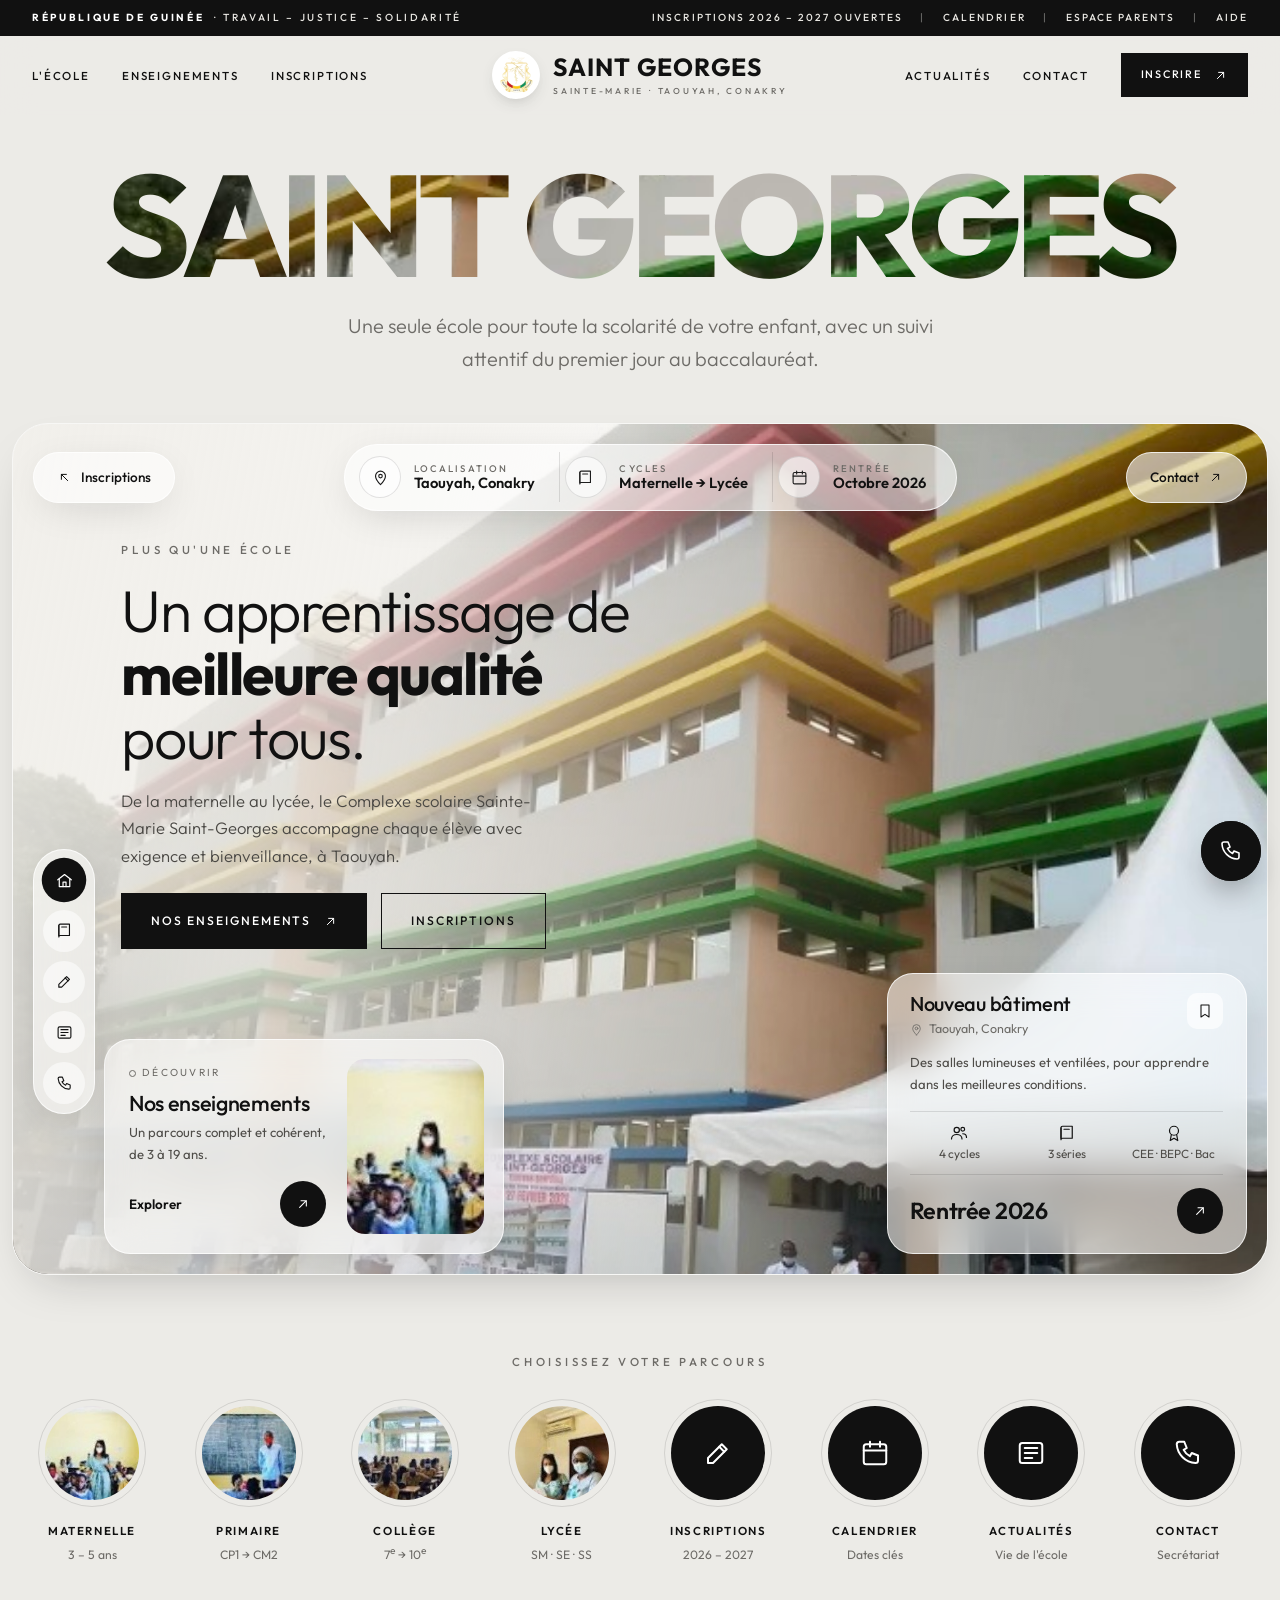
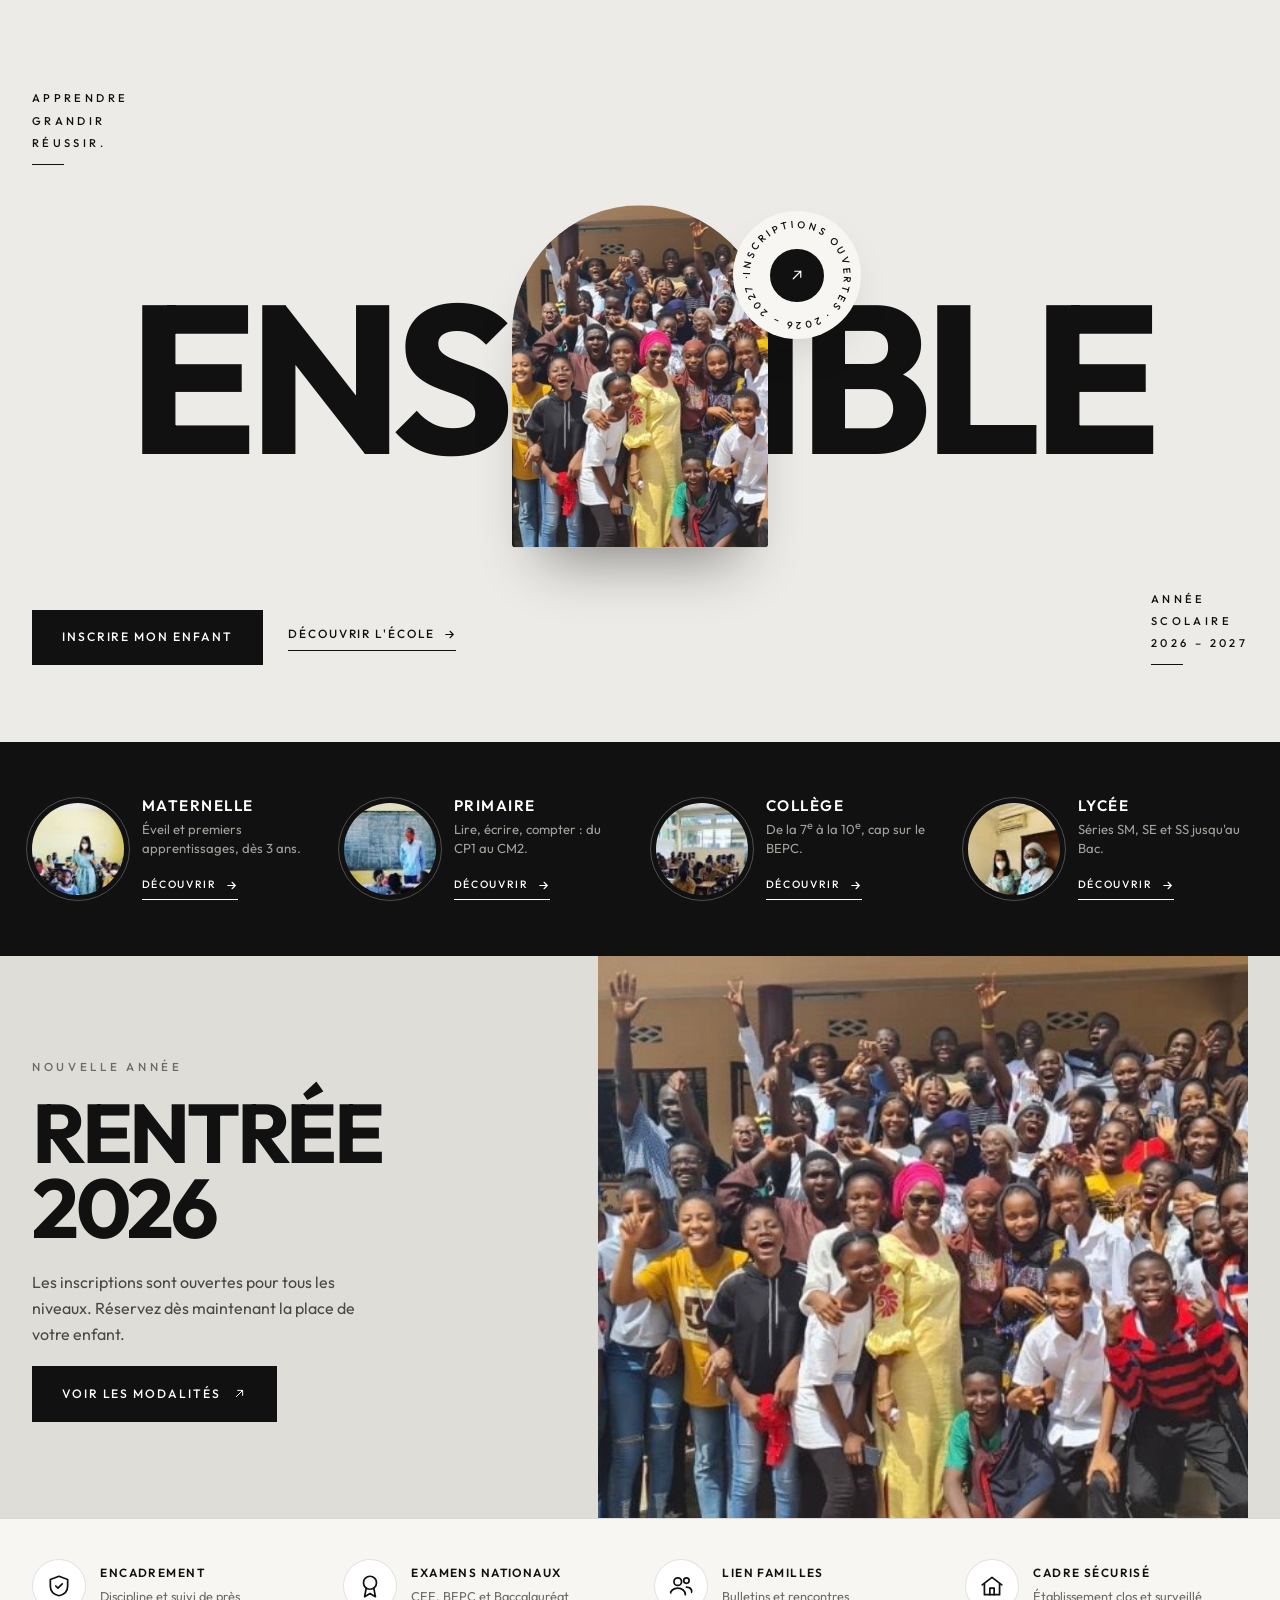
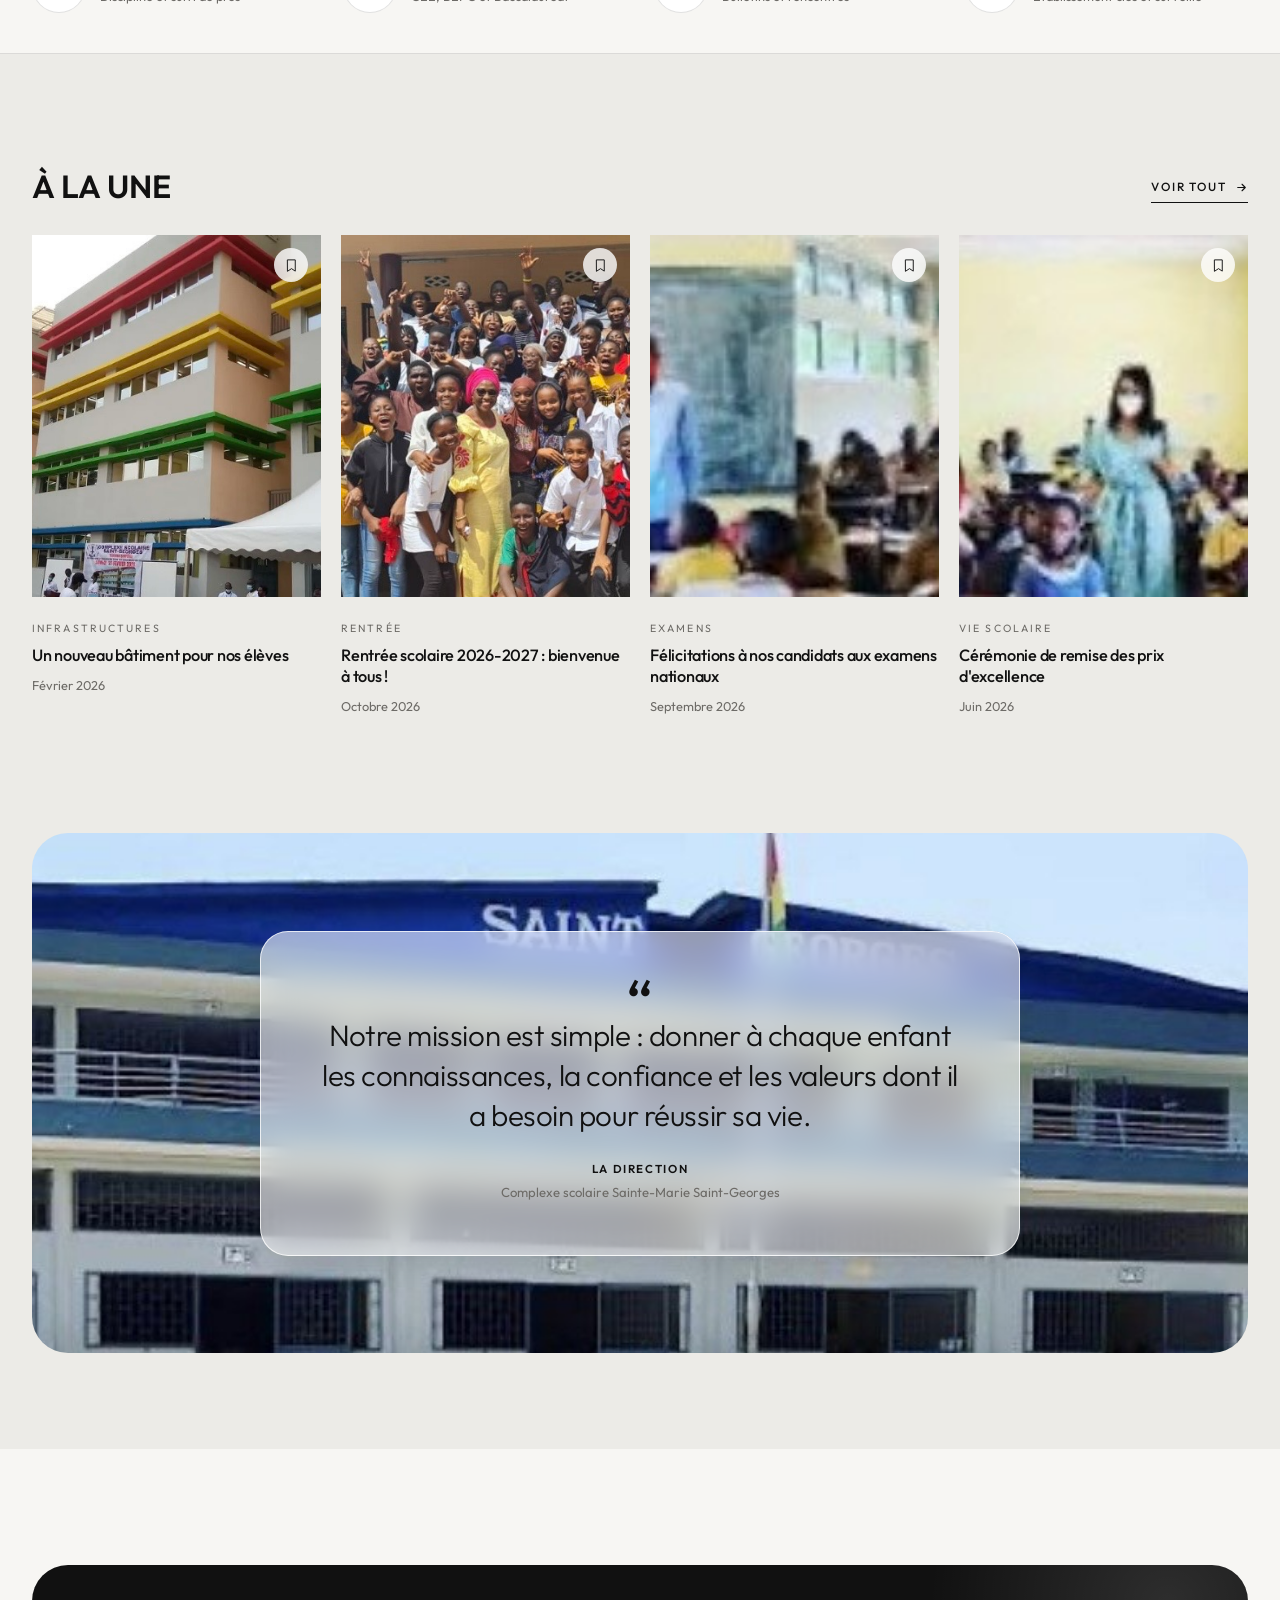
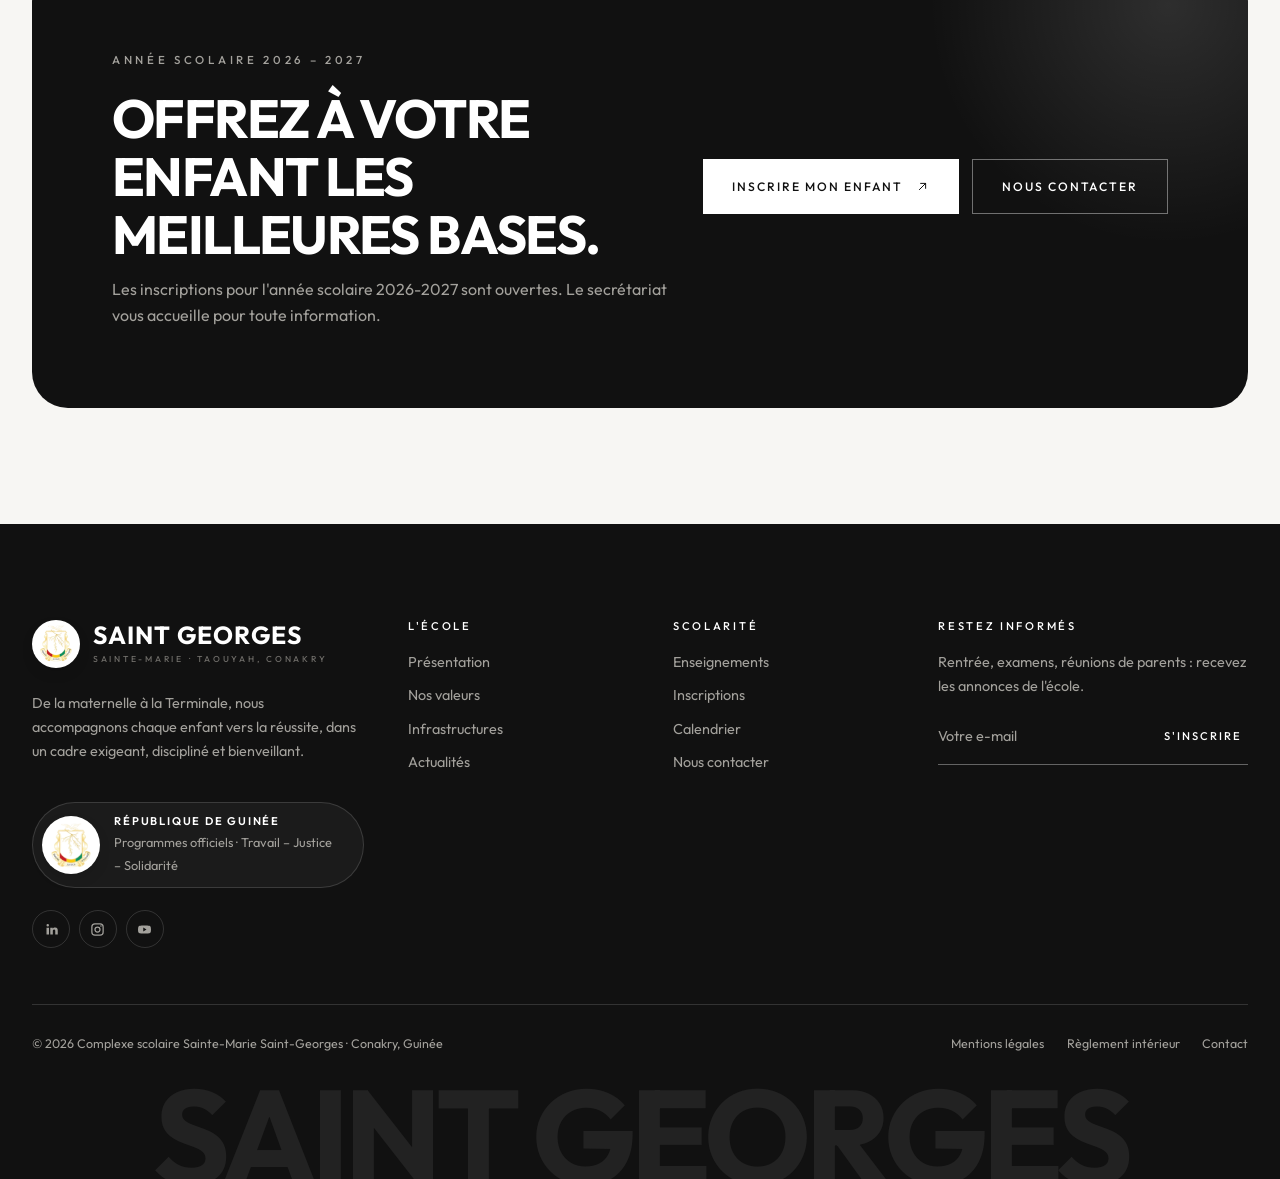
<file: index.html>
<!doctype html>
<html lang="fr" class="no-js">
<head>
  <meta charset="utf-8">
  <meta name="viewport" content="width=device-width, initial-scale=1">
  <title>Complexe scolaire Sainte-Marie Saint-Georges — Conakry</title>
  <meta name="description" content="Complexe scolaire à Conakry : maternelle, primaire, collège et lycée (séries SM, SE, SS).">
  <meta name="theme-color" content="#ecebe7">
  <meta property="og:title" content="Complexe scolaire Sainte-Marie Saint-Georges — Conakry">
  <meta property="og:description" content="Complexe scolaire à Conakry : maternelle, primaire, collège et lycée (séries SM, SE, SS).">
  <meta property="og:type" content="website">
  <link rel="icon" href="assets/favicon.svg" type="image/svg+xml">
  <link rel="preconnect" href="https://fonts.googleapis.com">
  <link rel="preconnect" href="https://fonts.gstatic.com" crossorigin>
  <link href="https://fonts.googleapis.com/css2?family=Outfit:wght@300;400;500;600;700&display=swap" rel="stylesheet">
  <link rel="stylesheet" href="css/style.css">
</head>
<body>
  <a class="skip-link" href="#contenu">Aller au contenu</a>
  <div class="topbar"><div class="container"><span class="topbar__rep"><b>République de Guinée</b> · Travail – Justice – Solidarité</span>
    <ul><li><a href="admission.html">Inscriptions 2026 – 2027 ouvertes</a></li><li><a href="admission.html#calendrier">Calendrier</a></li><li><a href="contact.html">Espace parents</a></li><li><a href="contact.html">Aide</a></li></ul></div></div>
  <header class="site-header">
    <div class="container nav">
      <a class="logo" href="index.html" aria-label="Complexe scolaire Sainte-Marie Saint-Georges — accueil"><span class="seal seal--logo"><img src="assets/img/armoiries.png" alt="Armoiries de la République de Guinée"></span><span class="logo__text"><span class="logo__name">Saint Georges</span><span class="logo__tag">Sainte-Marie · Taouyah, Conakry</span></span></a>
      <button class="nav__toggle" type="button" aria-expanded="false" aria-controls="nav-panel" aria-label="Ouvrir le menu"><span></span><span></span><span></span></button>
      <nav class="nav__panel" id="nav-panel" aria-label="Navigation principale">
        <ul class="nav__menu nav__menu--left"><li><a class="nav__link" href="ecole.html">L'École</a></li><li><a class="nav__link" href="formations.html">Enseignements</a></li><li><a class="nav__link" href="admission.html">Inscriptions</a></li></ul>
        <ul class="nav__menu nav__menu--right"><li><a class="nav__link" href="actualites.html">Actualités</a></li><li><a class="nav__link" href="contact.html">Contact</a></li><li><a class="btn nav__cta" href="admission.html#inscrire">Inscrire <svg viewBox="0 0 24 24" fill="none" stroke="currentColor" stroke-width="1.6" stroke-linecap="round" stroke-linejoin="round" aria-hidden="true"><path d="M7 17L17 7M9 7h8v8"/></svg></a></li></ul>
      </nav>
    </div>
  </header>

  <main id="contenu">
    <section class="mega">
      <div class="container">
        <p class="mega__word" style="--chars:14;background-image:url(assets/img/batiment.jpg)" aria-hidden="true">Saint Georges</p>
        <p class="mega__lead" data-anim="2">Une seule école pour toute la scolarité de votre enfant, avec un suivi attentif du premier jour au baccalauréat.</p>
      </div>
    </section>

    <section class="hero">
      <div class="container">
        <div class="hero__frame">
          <div class="hero__media" aria-hidden="true"><img class="photo" src="assets/img/batiment.jpg" alt="" fetchpriority="high" style="object-position:35% center"></div>

          <div class="hero__pills" data-anim="1">
            <a class="pill glass" href="admission.html"><svg viewBox="0 0 24 24" fill="none" stroke="currentColor" stroke-width="1.6" stroke-linecap="round" stroke-linejoin="round" aria-hidden="true"><path d="M17 17L7 7M15 7H7v8"/></svg> Inscriptions</a>
            <div class="pill-bar glass">
              <div class="pill-bar__item"><span class="pill-bar__ico"><svg viewBox="0 0 24 24" fill="none" stroke="currentColor" stroke-width="1.6" stroke-linecap="round" stroke-linejoin="round" aria-hidden="true"><path d="M12 22s7-6.5 7-12a7 7 0 10-14 0c0 5.5 7 12 7 12z"/><circle cx="12" cy="10" r="2.5"/></svg></span><span><span class="pill-bar__label">Localisation</span><span class="pill-bar__value">Taouyah, Conakry</span></span></div>
              <div class="pill-bar__item"><span class="pill-bar__ico"><svg viewBox="0 0 24 24" fill="none" stroke="currentColor" stroke-width="1.6" stroke-linecap="round" stroke-linejoin="round" aria-hidden="true"><path d="M4 5a2 2 0 012-2h13v16H6a2 2 0 00-2 2z"/><path d="M4 19V5"/><path d="M8 7h7"/></svg></span><span><span class="pill-bar__label">Cycles</span><span class="pill-bar__value">Maternelle → Lycée</span></span></div>
              <div class="pill-bar__item"><span class="pill-bar__ico"><svg viewBox="0 0 24 24" fill="none" stroke="currentColor" stroke-width="1.6" stroke-linecap="round" stroke-linejoin="round" aria-hidden="true"><rect x="3" y="5" width="18" height="16" rx="2"/><path d="M3 10h18M8 3v4M16 3v4"/></svg></span><span><span class="pill-bar__label">Rentrée</span><span class="pill-bar__value">Octobre 2026</span></span></div>
            </div>
            <a class="pill glass" href="contact.html">Contact <svg viewBox="0 0 24 24" fill="none" stroke="currentColor" stroke-width="1.6" stroke-linecap="round" stroke-linejoin="round" aria-hidden="true"><path d="M7 17L17 7M9 7h8v8"/></svg></a>
          </div>

          <nav class="hero__rail glass" aria-label="Accès rapide" data-anim="2">
            <a href="index.html" aria-current="page" aria-label="Accueil"><svg viewBox="0 0 24 24" fill="none" stroke="currentColor" stroke-width="1.6" stroke-linecap="round" stroke-linejoin="round" aria-hidden="true"><path d="M3 11l9-7 9 7"/><path d="M5 10v10h14V10"/><path d="M10 20v-6h4v6"/></svg></a>
            <a href="formations.html" aria-label="Enseignements"><svg viewBox="0 0 24 24" fill="none" stroke="currentColor" stroke-width="1.6" stroke-linecap="round" stroke-linejoin="round" aria-hidden="true"><path d="M4 5a2 2 0 012-2h13v16H6a2 2 0 00-2 2z"/><path d="M4 19V5"/><path d="M8 7h7"/></svg></a>
            <a href="admission.html" aria-label="Inscriptions"><svg viewBox="0 0 24 24" fill="none" stroke="currentColor" stroke-width="1.6" stroke-linecap="round" stroke-linejoin="round" aria-hidden="true"><path d="M4 20h4L19 9l-4-4L4 16z"/><path d="M13 7l4 4"/></svg></a>
            <a href="actualites.html" aria-label="Actualités"><svg viewBox="0 0 24 24" fill="none" stroke="currentColor" stroke-width="1.6" stroke-linecap="round" stroke-linejoin="round" aria-hidden="true"><rect x="3" y="4" width="18" height="16" rx="2"/><path d="M7 8h10M7 12h10M7 16h6"/></svg></a>
            <a href="contact.html" aria-label="Contact"><svg viewBox="0 0 24 24" fill="none" stroke="currentColor" stroke-width="1.6" stroke-linecap="round" stroke-linejoin="round" aria-hidden="true"><path d="M5 3h4l2 5-2.5 1.5a11 11 0 005 5L15 12l5 2v4a2 2 0 01-2 2A16 16 0 013 5a2 2 0 012-2z"/></svg></a>
          </nav>

          <div class="hero__content">
            <span class="eyebrow" data-anim="2">Plus qu'une école</span>
            <h1 data-anim="3">Un apprentissage de <strong>meilleure qualité</strong> pour tous.</h1>
            <p class="lead" data-anim="4">De la maternelle au lycée, le Complexe scolaire Sainte-Marie Saint-Georges accompagne chaque élève avec exigence et bienveillance, à Taouyah.</p>
            <div class="hero__actions" data-anim="5">
              <a class="btn" href="formations.html">Nos enseignements <svg viewBox="0 0 24 24" fill="none" stroke="currentColor" stroke-width="1.6" stroke-linecap="round" stroke-linejoin="round" aria-hidden="true"><path d="M7 17L17 7M9 7h8v8"/></svg></a>
              <a class="btn btn--ghost" href="admission.html">Inscriptions</a>
            </div>
          </div>

          <div class="hero__cards">
            <article class="glass-card glass-card--discover glass" data-anim="4">
              <div>
                <span class="glass-card__kicker">Découvrir</span>
                <h3>Nos enseignements</h3>
                <p>Un parcours complet et cohérent, de 3 à 19 ans.</p>
                <div class="glass-card__foot">Explorer <a class="circle-btn" href="formations.html" aria-label="Explorer les enseignements"><svg viewBox="0 0 24 24" fill="none" stroke="currentColor" stroke-width="1.6" stroke-linecap="round" stroke-linejoin="round" aria-hidden="true"><path d="M7 17L17 7M9 7h8v8"/></svg></a></div>
              </div>
              <div class="glass-card__thumb"><img class="photo" src="assets/img/classe-1.jpg" alt="Élèves en classe" loading="lazy" style="object-position:center"></div>
            </article>
            <article class="glass-card glass-card--info glass" data-anim="5">
              <header>
                <div><h3>Nouveau bâtiment</h3><span class="glass-card__loc"><svg viewBox="0 0 24 24" fill="none" stroke="currentColor" stroke-width="1.6" stroke-linecap="round" stroke-linejoin="round" aria-hidden="true"><path d="M12 22s7-6.5 7-12a7 7 0 10-14 0c0 5.5 7 12 7 12z"/><circle cx="12" cy="10" r="2.5"/></svg> Taouyah, Conakry</span></div>
                <span class="glass-card__icon" aria-hidden="true"><svg viewBox="0 0 24 24" fill="none" stroke="currentColor" stroke-width="1.6" stroke-linecap="round" stroke-linejoin="round" aria-hidden="true"><path d="M6 3h12v18l-6-4-6 4z"/></svg></span>
              </header>
              <p>Des salles lumineuses et ventilées, pour apprendre dans les meilleures conditions.</p>
              <div class="glass-card__stats">
                <div><svg viewBox="0 0 24 24" fill="none" stroke="currentColor" stroke-width="1.6" stroke-linecap="round" stroke-linejoin="round" aria-hidden="true"><circle cx="9" cy="8" r="3.5"/><path d="M2 20c0-3.5 3-6 7-6s7 2.5 7 6"/><circle cx="17" cy="7" r="2.5"/><path d="M17 13c3 0 5 2 5 5"/></svg><span>4 cycles</span></div>
                <div><svg viewBox="0 0 24 24" fill="none" stroke="currentColor" stroke-width="1.6" stroke-linecap="round" stroke-linejoin="round" aria-hidden="true"><path d="M4 5a2 2 0 012-2h13v16H6a2 2 0 00-2 2z"/><path d="M4 19V5"/><path d="M8 7h7"/></svg><span>3 séries</span></div>
                <div><svg viewBox="0 0 24 24" fill="none" stroke="currentColor" stroke-width="1.6" stroke-linecap="round" stroke-linejoin="round" aria-hidden="true"><circle cx="12" cy="9" r="6"/><path d="M8.5 14L7 22l5-3 5 3-1.5-8"/></svg><span>CEE · BEPC · Bac</span></div>
              </div>
              <div class="glass-card__foot"><span class="glass-card__price">Rentrée 2026</span><a class="circle-btn" href="admission.html" aria-label="Voir les inscriptions"><svg viewBox="0 0 24 24" fill="none" stroke="currentColor" stroke-width="1.6" stroke-linecap="round" stroke-linejoin="round" aria-hidden="true"><path d="M7 17L17 7M9 7h8v8"/></svg></a></div>
            </article>
          </div>
        </div>
      </div>
    </section>

    <section class="orbits" aria-label="Accès rapide">
      <div class="container">
        <div class="orbits__head reveal"><span class="eyebrow">Choisissez votre parcours</span></div>
        <ul class="orbits__list reveal" data-delay="1"><li><a class="orbit" href="formations.html"><span class="orbit__ring"><span class="orbit__disc"><img class="photo" src="assets/img/classe-1.jpg" alt="" loading="lazy" style="object-position:center"></span></span><span class="orbit__label">Maternelle</span><span class="orbit__sub">3 – 5 ans</span></a></li><li><a class="orbit" href="formations.html"><span class="orbit__ring"><span class="orbit__disc"><img class="photo" src="assets/img/classe-2.jpg" alt="" loading="lazy" style="object-position:center"></span></span><span class="orbit__label">Primaire</span><span class="orbit__sub">CP1 → CM2</span></a></li><li><a class="orbit" href="formations.html"><span class="orbit__ring"><span class="orbit__disc"><img class="photo" src="assets/img/classe-3.jpg" alt="" loading="lazy" style="object-position:center"></span></span><span class="orbit__label">Collège</span><span class="orbit__sub">7<sup>e</sup> → 10<sup>e</sup></span></a></li><li><a class="orbit" href="formations.html"><span class="orbit__ring"><span class="orbit__disc"><img class="photo" src="assets/img/classe-4.jpg" alt="" loading="lazy" style="object-position:center"></span></span><span class="orbit__label">Lycée</span><span class="orbit__sub">SM · SE · SS</span></a></li><li><a class="orbit" href="admission.html"><span class="orbit__ring"><span class="orbit__disc orbit__disc--dark"><svg viewBox="0 0 24 24" fill="none" stroke="currentColor" stroke-width="1.6" stroke-linecap="round" stroke-linejoin="round" aria-hidden="true"><path d="M4 20h4L19 9l-4-4L4 16z"/><path d="M13 7l4 4"/></svg></span></span><span class="orbit__label">Inscriptions</span><span class="orbit__sub">2026 – 2027</span></a></li><li><a class="orbit" href="admission.html#calendrier"><span class="orbit__ring"><span class="orbit__disc orbit__disc--dark"><svg viewBox="0 0 24 24" fill="none" stroke="currentColor" stroke-width="1.6" stroke-linecap="round" stroke-linejoin="round" aria-hidden="true"><rect x="3" y="5" width="18" height="16" rx="2"/><path d="M3 10h18M8 3v4M16 3v4"/></svg></span></span><span class="orbit__label">Calendrier</span><span class="orbit__sub">Dates clés</span></a></li><li><a class="orbit" href="actualites.html"><span class="orbit__ring"><span class="orbit__disc orbit__disc--dark"><svg viewBox="0 0 24 24" fill="none" stroke="currentColor" stroke-width="1.6" stroke-linecap="round" stroke-linejoin="round" aria-hidden="true"><rect x="3" y="4" width="18" height="16" rx="2"/><path d="M7 8h10M7 12h10M7 16h6"/></svg></span></span><span class="orbit__label">Actualités</span><span class="orbit__sub">Vie de l'école</span></a></li><li><a class="orbit" href="contact.html"><span class="orbit__ring"><span class="orbit__disc orbit__disc--dark"><svg viewBox="0 0 24 24" fill="none" stroke="currentColor" stroke-width="1.6" stroke-linecap="round" stroke-linejoin="round" aria-hidden="true"><path d="M5 3h4l2 5-2.5 1.5a11 11 0 005 5L15 12l5 2v4a2 2 0 01-2 2A16 16 0 013 5a2 2 0 012-2z"/></svg></span></span><span class="orbit__label">Contact</span><span class="orbit__sub">Secrétariat</span></a></li></ul>
      </div>
    </section>

    <section class="wordmark">
      <div class="container wordmark__inner">
        <p class="wordmark__kicker reveal">Apprendre<br>Grandir<br>Réussir.</p>
        <div class="wordmark__stage">
          <h2 class="wordmark__text reveal" style="--chars:10">Ensemble</h2>
          <div class="wordmark__img reveal" data-delay="2"><img class="photo" src="assets/img/eleves.jpg" alt="Élèves de l'école réunis" loading="lazy" style="object-position:45% center"></div>
          <a class="spin-badge reveal" data-delay="3" href="admission.html" aria-label="Inscriptions ouvertes 2026 – 2027">
            <svg class="spin-badge__text" viewBox="0 0 120 120" aria-hidden="true"><defs><path id="spinPath" d="M60,60 m-44,0 a44,44 0 1,1 88,0 a44,44 0 1,1 -88,0"/></defs>
            <text font-family="Outfit, sans-serif" font-size="9.4" font-weight="500" fill="#111"><textPath href="#spinPath" textLength="274" lengthAdjust="spacing">INSCRIPTIONS OUVERTES · 2026 – 2027 · </textPath></text></svg>
            <span class="spin-badge__core"><svg viewBox="0 0 24 24" fill="none" stroke="currentColor" stroke-width="1.6" stroke-linecap="round" stroke-linejoin="round" aria-hidden="true"><path d="M7 17L17 7M9 7h8v8"/></svg></span></a>
        </div>
        <div class="wordmark__foot">
          <div class="wordmark__actions reveal">
            <a class="btn" href="admission.html#inscrire">Inscrire mon enfant</a>
            <a class="link-arrow" href="ecole.html">Découvrir l'école <svg viewBox="0 0 24 24" fill="none" stroke="currentColor" stroke-width="2" stroke-linecap="round" stroke-linejoin="round" aria-hidden="true"><path d="M5 12h14M13 6l6 6-6 6"/></svg></a>
          </div>
          <p class="wordmark__kicker reveal" data-delay="1">Année<br>scolaire<br>2026 – 2027</p>
        </div>
      </div>
    </section>

    <section class="band" aria-label="Nos cycles">
      <div class="container band__grid">
          <a class="band__item reveal" data-delay="0" href="formations.html">
            <div class="band__thumb"><img class="photo" src="assets/img/classe-1.jpg" alt="" loading="lazy" style="object-position:center"></div>
            <div><h3>Maternelle</h3><p>Éveil et premiers apprentissages, dès 3 ans.</p><span class="link-arrow">Découvrir <svg viewBox="0 0 24 24" fill="none" stroke="currentColor" stroke-width="2" stroke-linecap="round" stroke-linejoin="round" aria-hidden="true"><path d="M5 12h14M13 6l6 6-6 6"/></svg></span></div>
          </a>
          <a class="band__item reveal" data-delay="1" href="formations.html">
            <div class="band__thumb"><img class="photo" src="assets/img/classe-2.jpg" alt="" loading="lazy" style="object-position:center"></div>
            <div><h3>Primaire</h3><p>Lire, écrire, compter : du CP1 au CM2.</p><span class="link-arrow">Découvrir <svg viewBox="0 0 24 24" fill="none" stroke="currentColor" stroke-width="2" stroke-linecap="round" stroke-linejoin="round" aria-hidden="true"><path d="M5 12h14M13 6l6 6-6 6"/></svg></span></div>
          </a>
          <a class="band__item reveal" data-delay="2" href="formations.html">
            <div class="band__thumb"><img class="photo" src="assets/img/classe-3.jpg" alt="" loading="lazy" style="object-position:center"></div>
            <div><h3>Collège</h3><p>De la 7<sup>e</sup> à la 10<sup>e</sup>, cap sur le BEPC.</p><span class="link-arrow">Découvrir <svg viewBox="0 0 24 24" fill="none" stroke="currentColor" stroke-width="2" stroke-linecap="round" stroke-linejoin="round" aria-hidden="true"><path d="M5 12h14M13 6l6 6-6 6"/></svg></span></div>
          </a>
          <a class="band__item reveal" data-delay="3" href="formations.html">
            <div class="band__thumb"><img class="photo" src="assets/img/classe-4.jpg" alt="" loading="lazy" style="object-position:center"></div>
            <div><h3>Lycée</h3><p>Séries SM, SE et SS jusqu'au Bac.</p><span class="link-arrow">Découvrir <svg viewBox="0 0 24 24" fill="none" stroke="currentColor" stroke-width="2" stroke-linecap="round" stroke-linejoin="round" aria-hidden="true"><path d="M5 12h14M13 6l6 6-6 6"/></svg></span></div>
          </a>
      </div>
    </section>

    <section class="spotlight">
      <div class="container spotlight__grid">
        <div class="spotlight__text">
          <span class="eyebrow reveal">Nouvelle année</span>
          <h2 class="reveal" data-delay="1">Rentrée<br>2026</h2>
          <p class="reveal" data-delay="2">Les inscriptions sont ouvertes pour tous les niveaux. Réservez dès maintenant la place de votre enfant.</p>
          <a class="btn reveal" data-delay="3" href="admission.html">Voir les modalités <svg viewBox="0 0 24 24" fill="none" stroke="currentColor" stroke-width="1.6" stroke-linecap="round" stroke-linejoin="round" aria-hidden="true"><path d="M7 17L17 7M9 7h8v8"/></svg></a>
        </div>
        <div class="spotlight__media"><img class="photo" src="assets/img/eleves.jpg" alt="Élèves souriants devant l'école" loading="lazy" style="object-position:center 35%"></div>
      </div>
    </section>

    <section class="perks">
      <div class="container perks__grid">
        <div class="perk reveal"><svg viewBox="0 0 24 24" fill="none" stroke="currentColor" stroke-width="1.6" stroke-linecap="round" stroke-linejoin="round" aria-hidden="true"><path d="M12 3l8 3v6c0 5-3.5 8-8 9-4.5-1-8-4-8-9V6z"/><path d="M9 12l2 2 4-4"/></svg><div><strong>Encadrement</strong><span>Discipline et suivi de près</span></div></div>
        <div class="perk reveal" data-delay="1"><svg viewBox="0 0 24 24" fill="none" stroke="currentColor" stroke-width="1.6" stroke-linecap="round" stroke-linejoin="round" aria-hidden="true"><circle cx="12" cy="9" r="6"/><path d="M8.5 14L7 22l5-3 5 3-1.5-8"/></svg><div><strong>Examens nationaux</strong><span>CEE, BEPC et Baccalauréat</span></div></div>
        <div class="perk reveal" data-delay="2"><svg viewBox="0 0 24 24" fill="none" stroke="currentColor" stroke-width="1.6" stroke-linecap="round" stroke-linejoin="round" aria-hidden="true"><circle cx="9" cy="8" r="3.5"/><path d="M2 20c0-3.5 3-6 7-6s7 2.5 7 6"/><circle cx="17" cy="7" r="2.5"/><path d="M17 13c3 0 5 2 5 5"/></svg><div><strong>Lien familles</strong><span>Bulletins et rencontres</span></div></div>
        <div class="perk reveal" data-delay="3"><svg viewBox="0 0 24 24" fill="none" stroke="currentColor" stroke-width="1.6" stroke-linecap="round" stroke-linejoin="round" aria-hidden="true"><path d="M3 11l9-7 9 7"/><path d="M5 10v10h14V10"/><path d="M10 20v-6h4v6"/></svg><div><strong>Cadre sécurisé</strong><span>Établissement clos et surveillé</span></div></div>
      </div>
    </section>

    <section class="section">
      <div class="container">
        <div class="shelf-head reveal"><h2>À la une</h2><a class="link-arrow" href="actualites.html">Voir tout <svg viewBox="0 0 24 24" fill="none" stroke="currentColor" stroke-width="2" stroke-linecap="round" stroke-linejoin="round" aria-hidden="true"><path d="M5 12h14M13 6l6 6-6 6"/></svg></a></div>
        <div class="shelf">
          <a class="tile reveal" data-delay="0" href="actualites.html">
            <div class="tile__img"><img class="photo" src="assets/img/batiment.jpg" alt="Le nouveau bâtiment du complexe scolaire" loading="lazy" style="object-position:center"><span class="tile__save" aria-hidden="true"><svg viewBox="0 0 24 24" fill="none" stroke="currentColor" stroke-width="1.6" stroke-linecap="round" stroke-linejoin="round" aria-hidden="true"><path d="M6 3h12v18l-6-4-6 4z"/></svg></span></div>
            <span class="tile__cat">Infrastructures</span>
            <h3>Un nouveau bâtiment pour nos élèves</h3>
            <span class="tile__date">Février 2026</span>
          </a>
          <a class="tile reveal" data-delay="1" href="actualites.html">
            <div class="tile__img"><img class="photo" src="assets/img/eleves.jpg" alt="Élèves du complexe scolaire réunis" loading="lazy" style="object-position:center"><span class="tile__save" aria-hidden="true"><svg viewBox="0 0 24 24" fill="none" stroke="currentColor" stroke-width="1.6" stroke-linecap="round" stroke-linejoin="round" aria-hidden="true"><path d="M6 3h12v18l-6-4-6 4z"/></svg></span></div>
            <span class="tile__cat">Rentrée</span>
            <h3>Rentrée scolaire 2026-2027 : bienvenue à tous&nbsp;!</h3>
            <span class="tile__date">Octobre 2026</span>
          </a>
          <a class="tile reveal" data-delay="2" href="actualites.html">
            <div class="tile__img"><img class="photo" src="assets/img/en-classe.jpg" alt="Élèves en classe" loading="lazy" style="object-position:center"><span class="tile__save" aria-hidden="true"><svg viewBox="0 0 24 24" fill="none" stroke="currentColor" stroke-width="1.6" stroke-linecap="round" stroke-linejoin="round" aria-hidden="true"><path d="M6 3h12v18l-6-4-6 4z"/></svg></span></div>
            <span class="tile__cat">Examens</span>
            <h3>Félicitations à nos candidats aux examens nationaux</h3>
            <span class="tile__date">Septembre 2026</span>
          </a>
          <a class="tile reveal" data-delay="3" href="actualites.html">
            <div class="tile__img"><img class="photo" src="assets/img/classe-1.jpg" alt="Élèves en classe" loading="lazy" style="object-position:center"><span class="tile__save" aria-hidden="true"><svg viewBox="0 0 24 24" fill="none" stroke="currentColor" stroke-width="1.6" stroke-linecap="round" stroke-linejoin="round" aria-hidden="true"><path d="M6 3h12v18l-6-4-6 4z"/></svg></span></div>
            <span class="tile__cat">Vie scolaire</span>
            <h3>Cérémonie de remise des prix d'excellence</h3>
            <span class="tile__date">Juin 2026</span>
          </a>
        </div>
      </div>
    </section>

    <section class="photo-quote">
      <div class="container">
        <div class="photo-quote__frame reveal">
          <img class="photo" src="assets/img/facade-batiment.jpg" alt="" loading="lazy" style="object-position:center 35%">
          <figure class="quote glass">
            <span class="quote__mark" aria-hidden="true">“</span>
            <blockquote>Notre mission est simple : donner à chaque enfant les connaissances, la confiance et les valeurs dont il a besoin pour réussir sa vie.</blockquote>
            <figcaption><strong>La Direction</strong>Complexe scolaire Sainte-Marie Saint-Georges</figcaption>
          </figure>
        </div>
      </div>
    </section>

    <section class="section section--paper">
      <div class="container">
        <div class="cta reveal">
          <div>
            <span class="eyebrow">Année scolaire 2026 – 2027</span>
            <h2>Offrez à votre enfant les meilleures bases.</h2>
            <p>Les inscriptions pour l'année scolaire 2026-2027 sont ouvertes. Le secrétariat vous accueille pour toute information.</p>
          </div>
          <div class="cta__actions">
            <a class="btn btn--light" href="admission.html#inscrire">Inscrire mon enfant <svg viewBox="0 0 24 24" fill="none" stroke="currentColor" stroke-width="1.6" stroke-linecap="round" stroke-linejoin="round" aria-hidden="true"><path d="M7 17L17 7M9 7h8v8"/></svg></a>
            <a class="btn btn--ghost-light" href="contact.html">Nous contacter</a>
          </div>
        </div>
      </div>
    </section>
  </main>

  <footer class="site-footer">
    <div class="container">
      <div class="footer__top">
        <div class="footer__about">
          <a class="logo" href="index.html"><span class="seal seal--logo"><img src="assets/img/armoiries.png" alt="Armoiries de la République de Guinée"></span><span class="logo__text"><span class="logo__name">Saint Georges</span><span class="logo__tag">Sainte-Marie · Taouyah, Conakry</span></span></a>
          <p>De la maternelle à la Terminale, nous accompagnons chaque enfant vers la réussite, dans un cadre exigeant, discipliné et bienveillant.</p>
          <div class="official official--dark"><span class="seal "><img src="assets/img/armoiries.png" alt="Armoiries de la République de Guinée"></span><div><strong>République de Guinée</strong><span>Programmes officiels · Travail – Justice – Solidarité</span></div></div>
          <div class="socials"><a href="#" aria-label="LinkedIn"><svg viewBox="0 0 24 24" aria-hidden="true"><path d="M4 9h4v11H4zM6 3a2 2 0 110 4 2 2 0 010-4zM10 9h4v1.6c.6-1 1.9-1.9 3.8-1.9 3.6 0 4.2 2.3 4.2 5.4V20h-4v-5.2c0-1.3 0-2.9-1.8-2.9s-2.1 1.4-2.1 2.8V20h-4z" fill="currentColor"/></svg></a><a href="#" aria-label="Instagram"><svg viewBox="0 0 24 24" aria-hidden="true"><rect x="3" y="3" width="18" height="18" rx="5" fill="none" stroke="currentColor" stroke-width="2"/><circle cx="12" cy="12" r="4" fill="none" stroke="currentColor" stroke-width="2"/><circle cx="17.5" cy="6.5" r="1.2" fill="currentColor"/></svg></a><a href="#" aria-label="YouTube"><svg viewBox="0 0 24 24" aria-hidden="true"><path d="M22 8.2a3 3 0 00-2.1-2.1C18 5.6 12 5.6 12 5.6s-6 0-7.9.5A3 3 0 002 8.2 31 31 0 001.6 12 31 31 0 002 15.8a3 3 0 002.1 2.1c1.9.5 7.9.5 7.9.5s6 0 7.9-.5a3 3 0 002.1-2.1 31 31 0 00.4-3.8 31 31 0 00-.4-3.8zM10 15.2V8.8l5.2 3.2z" fill="currentColor"/></svg></a></div>
        </div>
        <div>
          <h2 class="footer__title">L'école</h2>
          <ul class="footer__links"><li><a href="ecole.html">Présentation</a></li><li><a href="ecole.html#valeurs">Nos valeurs</a></li><li><a href="ecole.html#infrastructures">Infrastructures</a></li><li><a href="actualites.html">Actualités</a></li></ul>
        </div>
        <div>
          <h2 class="footer__title">Scolarité</h2>
          <ul class="footer__links"><li><a href="formations.html">Enseignements</a></li><li><a href="admission.html">Inscriptions</a></li><li><a href="admission.html#calendrier">Calendrier</a></li><li><a href="contact.html">Nous contacter</a></li></ul>
        </div>
        <div>
          <h2 class="footer__title">Restez informés</h2>
          <p>Rentrée, examens, réunions de parents : recevez les annonces de l'école.</p>
          <form class="newsletter" novalidate>
            <label for="nl-index.html" style="position:absolute;width:1px;height:1px;overflow:hidden;clip:rect(0 0 0 0)">Adresse e-mail</label>
            <input id="nl-index.html" type="email" placeholder="Votre e-mail" autocomplete="email">
            <button type="submit">S'inscrire</button>
          </form>
          <p class="newsletter-msg" role="status" aria-live="polite"></p>
        </div>
      </div>
      <div class="footer__bottom">
        <p>© <span data-year>2026</span> Complexe scolaire Sainte-Marie Saint-Georges · Conakry, Guinée</p>
        <ul><li><a href="#">Mentions légales</a></li><li><a href="#">Règlement intérieur</a></li><li><a href="contact.html">Contact</a></li></ul>
      </div>
      <p class="footer__wordmark" style="--chars:14" aria-hidden="true">Saint Georges</p>
    </div>
  </footer>

  <button class="back-to-top" type="button" aria-label="Retour en haut de page"><svg viewBox="0 0 24 24" fill="none" stroke="currentColor" stroke-width="1.6" stroke-linecap="round" stroke-linejoin="round" aria-hidden="true"><path d="M12 19V5M5 12l7-7 7 7"/></svg></button>
  <a class="fab" href="tel:+224" aria-label="Appeler l'école"><svg viewBox="0 0 24 24" fill="none" stroke="currentColor" stroke-width="1.6" stroke-linecap="round" stroke-linejoin="round" aria-hidden="true"><path d="M5 3h4l2 5-2.5 1.5a11 11 0 005 5L15 12l5 2v4a2 2 0 01-2 2A16 16 0 013 5a2 2 0 012-2z"/></svg></a>
  <script src="js/main.js" defer></script>
</body>
</html>
</file>
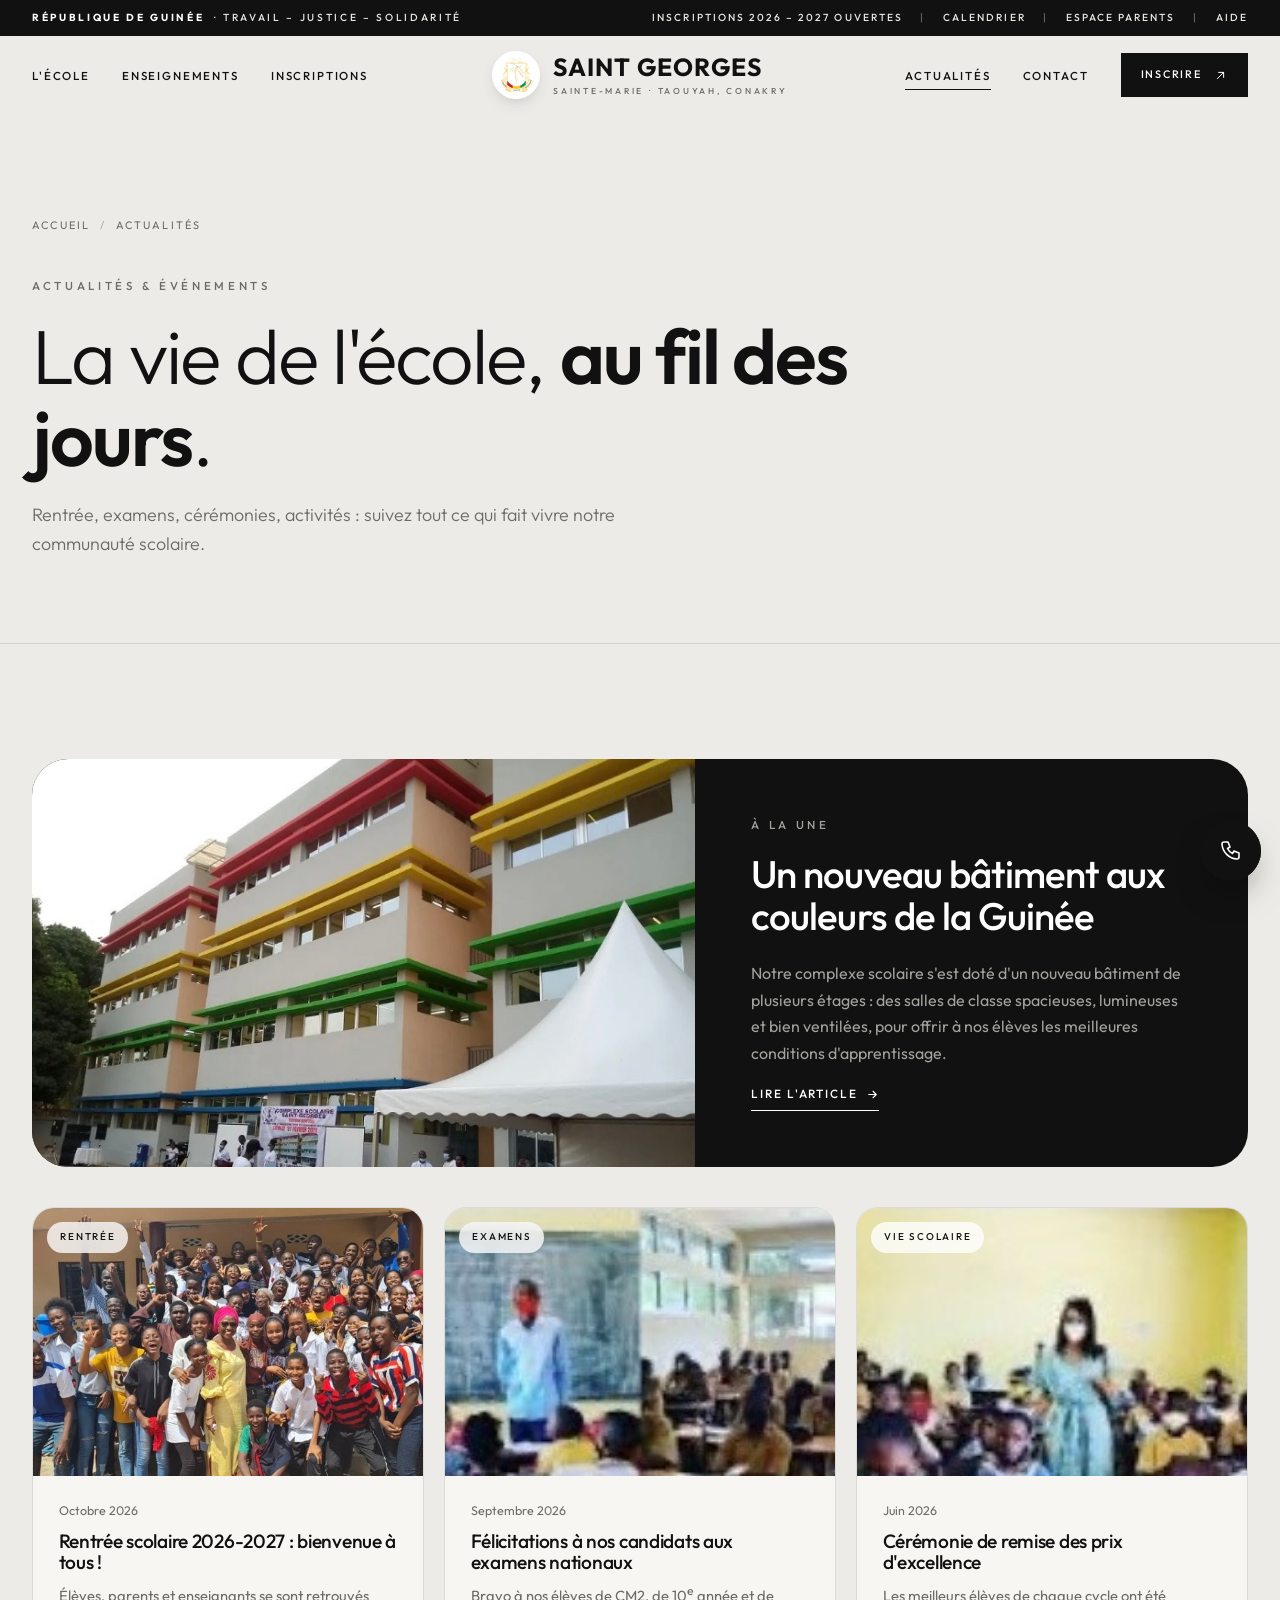
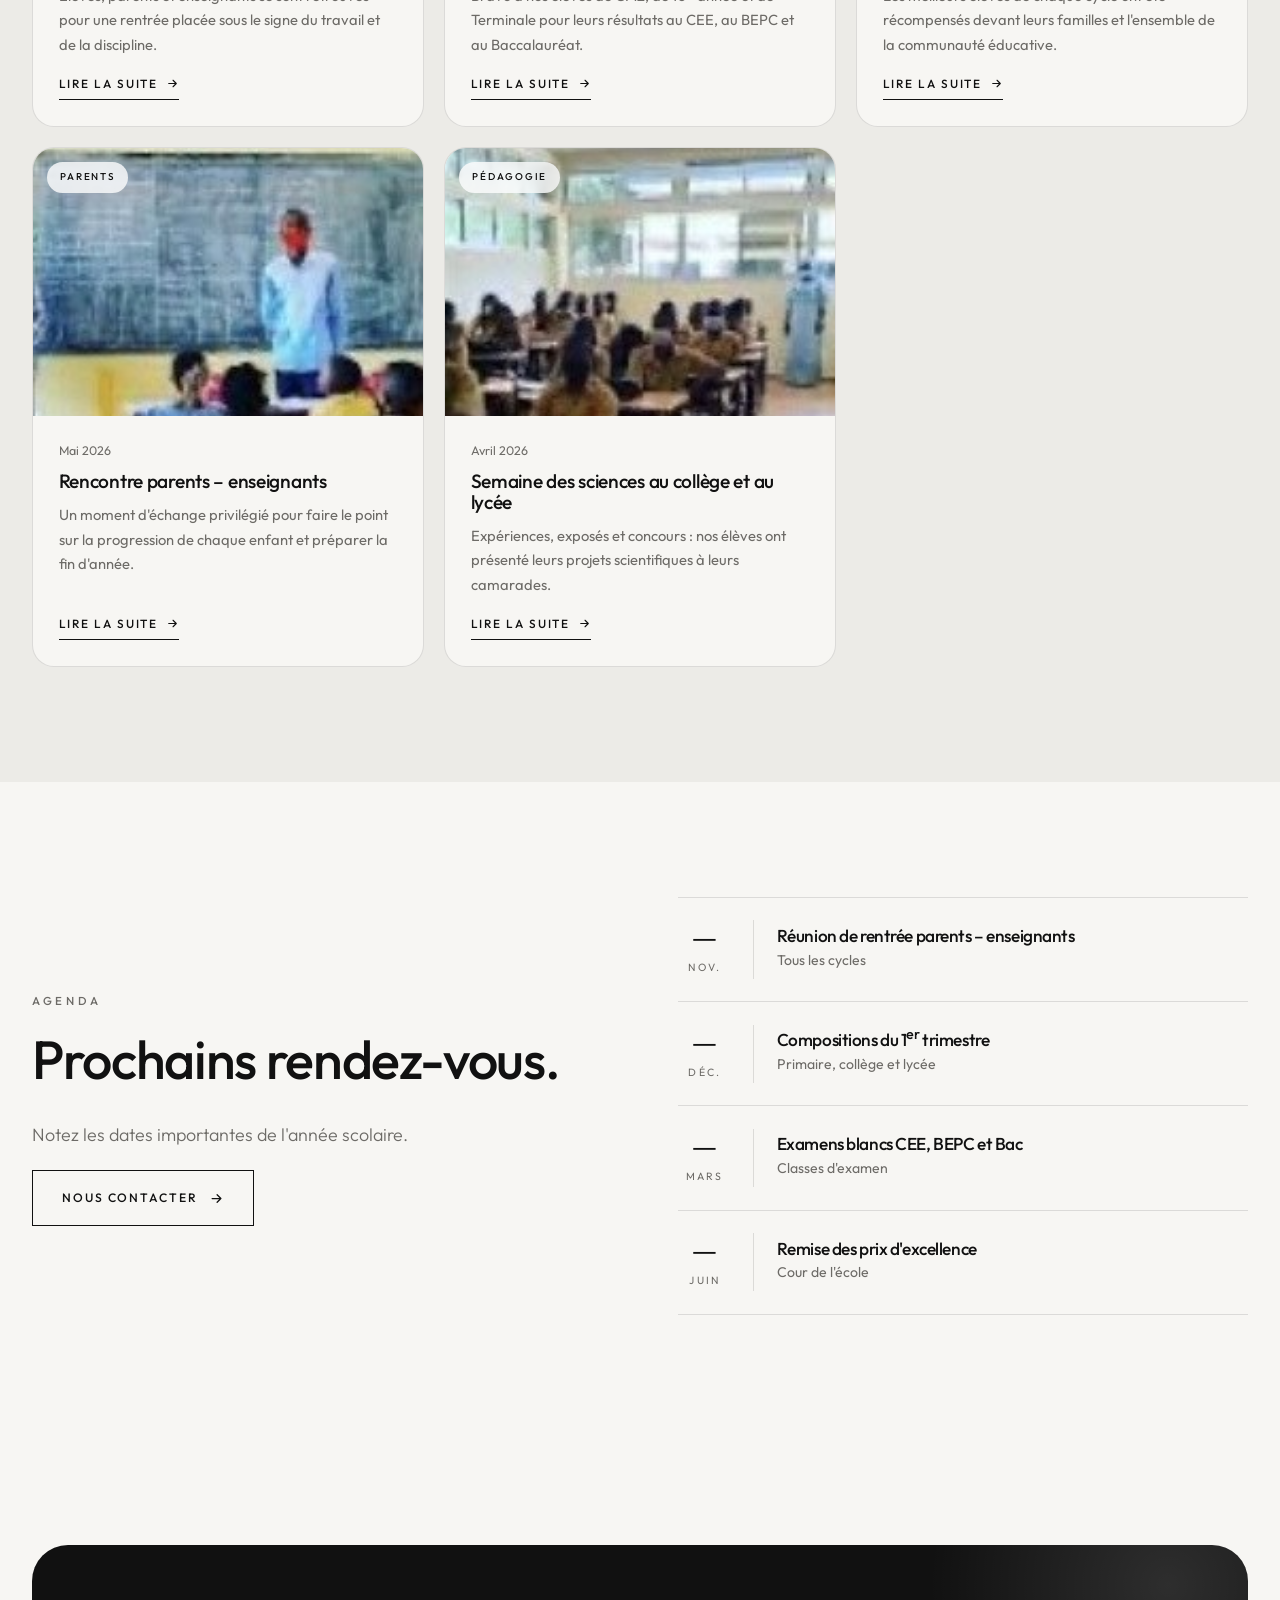
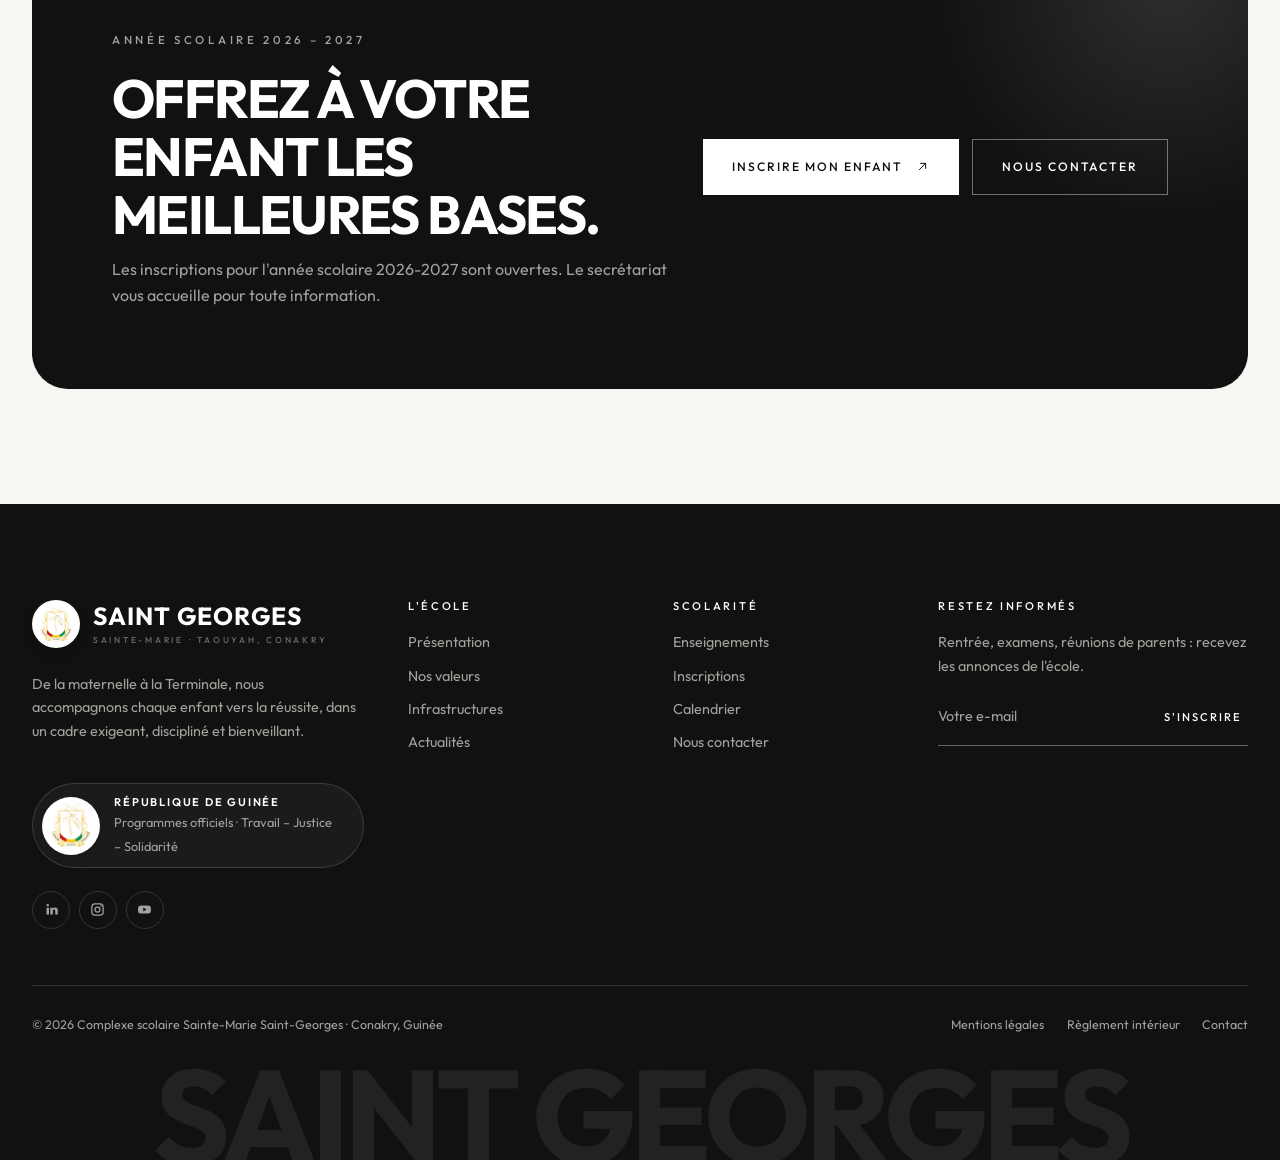
<file: actualites.html>
<!doctype html>
<html lang="fr" class="no-js">
<head>
  <meta charset="utf-8">
  <meta name="viewport" content="width=device-width, initial-scale=1">
  <title>Actualités — Complexe scolaire Sainte-Marie Saint-Georges</title>
  <meta name="description" content="Actualités et événements de l'école.">
  <meta name="theme-color" content="#ecebe7">
  <meta property="og:title" content="Actualités — Complexe scolaire Sainte-Marie Saint-Georges">
  <meta property="og:description" content="Actualités et événements de l'école.">
  <meta property="og:type" content="website">
  <link rel="icon" href="assets/favicon.svg" type="image/svg+xml">
  <link rel="preconnect" href="https://fonts.googleapis.com">
  <link rel="preconnect" href="https://fonts.gstatic.com" crossorigin>
  <link href="https://fonts.googleapis.com/css2?family=Outfit:wght@300;400;500;600;700&display=swap" rel="stylesheet">
  <link rel="stylesheet" href="css/style.css">
</head>
<body>
  <a class="skip-link" href="#contenu">Aller au contenu</a>
  <div class="topbar"><div class="container"><span class="topbar__rep"><b>République de Guinée</b> · Travail – Justice – Solidarité</span>
    <ul><li><a href="admission.html">Inscriptions 2026 – 2027 ouvertes</a></li><li><a href="admission.html#calendrier">Calendrier</a></li><li><a href="contact.html">Espace parents</a></li><li><a href="contact.html">Aide</a></li></ul></div></div>
  <header class="site-header">
    <div class="container nav">
      <a class="logo" href="index.html" aria-label="Complexe scolaire Sainte-Marie Saint-Georges — accueil"><span class="seal seal--logo"><img src="assets/img/armoiries.png" alt="Armoiries de la République de Guinée"></span><span class="logo__text"><span class="logo__name">Saint Georges</span><span class="logo__tag">Sainte-Marie · Taouyah, Conakry</span></span></a>
      <button class="nav__toggle" type="button" aria-expanded="false" aria-controls="nav-panel" aria-label="Ouvrir le menu"><span></span><span></span><span></span></button>
      <nav class="nav__panel" id="nav-panel" aria-label="Navigation principale">
        <ul class="nav__menu nav__menu--left"><li><a class="nav__link" href="ecole.html">L'École</a></li><li><a class="nav__link" href="formations.html">Enseignements</a></li><li><a class="nav__link" href="admission.html">Inscriptions</a></li></ul>
        <ul class="nav__menu nav__menu--right"><li><a class="nav__link" href="actualites.html" aria-current="page">Actualités</a></li><li><a class="nav__link" href="contact.html">Contact</a></li><li><a class="btn nav__cta" href="admission.html#inscrire">Inscrire <svg viewBox="0 0 24 24" fill="none" stroke="currentColor" stroke-width="1.6" stroke-linecap="round" stroke-linejoin="round" aria-hidden="true"><path d="M7 17L17 7M9 7h8v8"/></svg></a></li></ul>
      </nav>
    </div>
  </header>

  <main id="contenu">
    <section class="page-hero">
      <div class="container">
        <ol class="breadcrumb reveal"><li><a href="index.html">Accueil</a></li><li aria-current="page">Actualités</li></ol>
        <span class="eyebrow reveal">Actualités &amp; événements</span>
        <h1 class="reveal" data-delay="1">La vie de l'école, <em>au fil des jours</em>.</h1>
        <p class="lead reveal" data-delay="2">Rentrée, examens, cérémonies, activités : suivez tout ce qui fait vivre notre communauté scolaire.</p>
      </div>
    </section>

    <section class="section">
      <div class="container">
        <article class="news-featured reveal">
          <div class="news-featured__thumb"><img class="photo" src="assets/img/batiment.jpg" alt="Le nouveau bâtiment lors de son inauguration" loading="lazy" style="object-position:center"></div>
          <div class="news-featured__body">
            <span class="eyebrow">À la une</span>
            <h2>Un nouveau bâtiment aux couleurs de la Guinée</h2>
            <p>Notre complexe scolaire s'est doté d'un nouveau bâtiment de plusieurs étages : des salles de classe spacieuses, lumineuses et bien ventilées, pour offrir à nos élèves les meilleures conditions d'apprentissage.</p>
            <a class="link-arrow" href="#">Lire l'article <svg viewBox="0 0 24 24" fill="none" stroke="currentColor" stroke-width="2" stroke-linecap="round" stroke-linejoin="round" aria-hidden="true"><path d="M5 12h14M13 6l6 6-6 6"/></svg></a>
          </div>
        </article>
        <div class="grid grid--3">
          <article class="news-card reveal" data-delay="1">
            <div class="news-card__thumb"><img class="photo" src="assets/img/eleves.jpg" alt="Élèves du complexe scolaire réunis" loading="lazy" style="object-position:center"><span class="news-card__cat">Rentrée</span></div>
            <div class="news-card__body">
              <span class="news-card__date">Octobre 2026</span>
              <h3>Rentrée scolaire 2026-2027 : bienvenue à tous&nbsp;!</h3>
              <p>Élèves, parents et enseignants se sont retrouvés pour une rentrée placée sous le signe du travail et de la discipline.</p>
              <a class="link-arrow" href="actualites.html">Lire la suite <svg viewBox="0 0 24 24" fill="none" stroke="currentColor" stroke-width="2" stroke-linecap="round" stroke-linejoin="round" aria-hidden="true"><path d="M5 12h14M13 6l6 6-6 6"/></svg></a>
            </div>
          </article>
          <article class="news-card reveal" data-delay="2">
            <div class="news-card__thumb"><img class="photo" src="assets/img/en-classe.jpg" alt="Élèves en classe" loading="lazy" style="object-position:center"><span class="news-card__cat">Examens</span></div>
            <div class="news-card__body">
              <span class="news-card__date">Septembre 2026</span>
              <h3>Félicitations à nos candidats aux examens nationaux</h3>
              <p>Bravo à nos élèves de CM2, de 10<sup>e</sup> année et de Terminale pour leurs résultats au CEE, au BEPC et au Baccalauréat.</p>
              <a class="link-arrow" href="actualites.html">Lire la suite <svg viewBox="0 0 24 24" fill="none" stroke="currentColor" stroke-width="2" stroke-linecap="round" stroke-linejoin="round" aria-hidden="true"><path d="M5 12h14M13 6l6 6-6 6"/></svg></a>
            </div>
          </article>
          <article class="news-card reveal" data-delay="3">
            <div class="news-card__thumb"><img class="photo" src="assets/img/classe-1.jpg" alt="Élèves en classe" loading="lazy" style="object-position:center"><span class="news-card__cat">Vie scolaire</span></div>
            <div class="news-card__body">
              <span class="news-card__date">Juin 2026</span>
              <h3>Cérémonie de remise des prix d'excellence</h3>
              <p>Les meilleurs élèves de chaque cycle ont été récompensés devant leurs familles et l'ensemble de la communauté éducative.</p>
              <a class="link-arrow" href="actualites.html">Lire la suite <svg viewBox="0 0 24 24" fill="none" stroke="currentColor" stroke-width="2" stroke-linecap="round" stroke-linejoin="round" aria-hidden="true"><path d="M5 12h14M13 6l6 6-6 6"/></svg></a>
            </div>
          </article>
          <article class="news-card reveal" data-delay="1">
            <div class="news-card__thumb"><img class="photo" src="assets/img/classe-2.jpg" alt="Élèves en classe" loading="lazy" style="object-position:center"><span class="news-card__cat">Parents</span></div>
            <div class="news-card__body">
              <span class="news-card__date">Mai 2026</span>
              <h3>Rencontre parents – enseignants</h3>
              <p>Un moment d'échange privilégié pour faire le point sur la progression de chaque enfant et préparer la fin d'année.</p>
              <a class="link-arrow" href="actualites.html">Lire la suite <svg viewBox="0 0 24 24" fill="none" stroke="currentColor" stroke-width="2" stroke-linecap="round" stroke-linejoin="round" aria-hidden="true"><path d="M5 12h14M13 6l6 6-6 6"/></svg></a>
            </div>
          </article>
          <article class="news-card reveal" data-delay="2">
            <div class="news-card__thumb"><img class="photo" src="assets/img/classe-3.jpg" alt="Élèves en classe" loading="lazy" style="object-position:center"><span class="news-card__cat">Pédagogie</span></div>
            <div class="news-card__body">
              <span class="news-card__date">Avril 2026</span>
              <h3>Semaine des sciences au collège et au lycée</h3>
              <p>Expériences, exposés et concours : nos élèves ont présenté leurs projets scientifiques à leurs camarades.</p>
              <a class="link-arrow" href="actualites.html">Lire la suite <svg viewBox="0 0 24 24" fill="none" stroke="currentColor" stroke-width="2" stroke-linecap="round" stroke-linejoin="round" aria-hidden="true"><path d="M5 12h14M13 6l6 6-6 6"/></svg></a>
            </div>
          </article>
        </div>
      </div>
    </section>

    <section class="section section--paper">
      <div class="container split">
        <div>
          <span class="eyebrow reveal">Agenda</span>
          <h2 class="reveal" data-delay="1">Prochains rendez-vous.</h2>
          <p class="lead reveal" data-delay="2">Notez les dates importantes de l'année scolaire.</p>
          <a class="btn btn--ghost reveal" data-delay="3" href="contact.html">Nous contacter <svg viewBox="0 0 24 24" fill="none" stroke="currentColor" stroke-width="2" stroke-linecap="round" stroke-linejoin="round" aria-hidden="true"><path d="M5 12h14M13 6l6 6-6 6"/></svg></a>
        </div>
        <ul class="agenda reveal" data-delay="1">
          <li><div class="agenda__date"><span class="agenda__day">—</span><span class="agenda__month">Nov.</span></div><div><h4>Réunion de rentrée parents – enseignants</h4><p>Tous les cycles</p></div></li>
          <li><div class="agenda__date"><span class="agenda__day">—</span><span class="agenda__month">Déc.</span></div><div><h4>Compositions du 1<sup>er</sup> trimestre</h4><p>Primaire, collège et lycée</p></div></li>
          <li><div class="agenda__date"><span class="agenda__day">—</span><span class="agenda__month">Mars</span></div><div><h4>Examens blancs CEE, BEPC et Bac</h4><p>Classes d'examen</p></div></li>
          <li><div class="agenda__date"><span class="agenda__day">—</span><span class="agenda__month">Juin</span></div><div><h4>Remise des prix d'excellence</h4><p>Cour de l'école</p></div></li>
        </ul>
      </div>
    </section>

    <section class="section section--paper">
      <div class="container">
        <div class="cta reveal">
          <div>
            <span class="eyebrow">Année scolaire 2026 – 2027</span>
            <h2>Offrez à votre enfant les meilleures bases.</h2>
            <p>Les inscriptions pour l'année scolaire 2026-2027 sont ouvertes. Le secrétariat vous accueille pour toute information.</p>
          </div>
          <div class="cta__actions">
            <a class="btn btn--light" href="admission.html#inscrire">Inscrire mon enfant <svg viewBox="0 0 24 24" fill="none" stroke="currentColor" stroke-width="1.6" stroke-linecap="round" stroke-linejoin="round" aria-hidden="true"><path d="M7 17L17 7M9 7h8v8"/></svg></a>
            <a class="btn btn--ghost-light" href="contact.html">Nous contacter</a>
          </div>
        </div>
      </div>
    </section>
  </main>

  <footer class="site-footer">
    <div class="container">
      <div class="footer__top">
        <div class="footer__about">
          <a class="logo" href="index.html"><span class="seal seal--logo"><img src="assets/img/armoiries.png" alt="Armoiries de la République de Guinée"></span><span class="logo__text"><span class="logo__name">Saint Georges</span><span class="logo__tag">Sainte-Marie · Taouyah, Conakry</span></span></a>
          <p>De la maternelle à la Terminale, nous accompagnons chaque enfant vers la réussite, dans un cadre exigeant, discipliné et bienveillant.</p>
          <div class="official official--dark"><span class="seal "><img src="assets/img/armoiries.png" alt="Armoiries de la République de Guinée"></span><div><strong>République de Guinée</strong><span>Programmes officiels · Travail – Justice – Solidarité</span></div></div>
          <div class="socials"><a href="#" aria-label="LinkedIn"><svg viewBox="0 0 24 24" aria-hidden="true"><path d="M4 9h4v11H4zM6 3a2 2 0 110 4 2 2 0 010-4zM10 9h4v1.6c.6-1 1.9-1.9 3.8-1.9 3.6 0 4.2 2.3 4.2 5.4V20h-4v-5.2c0-1.3 0-2.9-1.8-2.9s-2.1 1.4-2.1 2.8V20h-4z" fill="currentColor"/></svg></a><a href="#" aria-label="Instagram"><svg viewBox="0 0 24 24" aria-hidden="true"><rect x="3" y="3" width="18" height="18" rx="5" fill="none" stroke="currentColor" stroke-width="2"/><circle cx="12" cy="12" r="4" fill="none" stroke="currentColor" stroke-width="2"/><circle cx="17.5" cy="6.5" r="1.2" fill="currentColor"/></svg></a><a href="#" aria-label="YouTube"><svg viewBox="0 0 24 24" aria-hidden="true"><path d="M22 8.2a3 3 0 00-2.1-2.1C18 5.6 12 5.6 12 5.6s-6 0-7.9.5A3 3 0 002 8.2 31 31 0 001.6 12 31 31 0 002 15.8a3 3 0 002.1 2.1c1.9.5 7.9.5 7.9.5s6 0 7.9-.5a3 3 0 002.1-2.1 31 31 0 00.4-3.8 31 31 0 00-.4-3.8zM10 15.2V8.8l5.2 3.2z" fill="currentColor"/></svg></a></div>
        </div>
        <div>
          <h2 class="footer__title">L'école</h2>
          <ul class="footer__links"><li><a href="ecole.html">Présentation</a></li><li><a href="ecole.html#valeurs">Nos valeurs</a></li><li><a href="ecole.html#infrastructures">Infrastructures</a></li><li><a href="actualites.html">Actualités</a></li></ul>
        </div>
        <div>
          <h2 class="footer__title">Scolarité</h2>
          <ul class="footer__links"><li><a href="formations.html">Enseignements</a></li><li><a href="admission.html">Inscriptions</a></li><li><a href="admission.html#calendrier">Calendrier</a></li><li><a href="contact.html">Nous contacter</a></li></ul>
        </div>
        <div>
          <h2 class="footer__title">Restez informés</h2>
          <p>Rentrée, examens, réunions de parents : recevez les annonces de l'école.</p>
          <form class="newsletter" novalidate>
            <label for="nl-actualites.html" style="position:absolute;width:1px;height:1px;overflow:hidden;clip:rect(0 0 0 0)">Adresse e-mail</label>
            <input id="nl-actualites.html" type="email" placeholder="Votre e-mail" autocomplete="email">
            <button type="submit">S'inscrire</button>
          </form>
          <p class="newsletter-msg" role="status" aria-live="polite"></p>
        </div>
      </div>
      <div class="footer__bottom">
        <p>© <span data-year>2026</span> Complexe scolaire Sainte-Marie Saint-Georges · Conakry, Guinée</p>
        <ul><li><a href="#">Mentions légales</a></li><li><a href="#">Règlement intérieur</a></li><li><a href="contact.html">Contact</a></li></ul>
      </div>
      <p class="footer__wordmark" style="--chars:14" aria-hidden="true">Saint Georges</p>
    </div>
  </footer>

  <button class="back-to-top" type="button" aria-label="Retour en haut de page"><svg viewBox="0 0 24 24" fill="none" stroke="currentColor" stroke-width="1.6" stroke-linecap="round" stroke-linejoin="round" aria-hidden="true"><path d="M12 19V5M5 12l7-7 7 7"/></svg></button>
  <a class="fab" href="tel:+224" aria-label="Appeler l'école"><svg viewBox="0 0 24 24" fill="none" stroke="currentColor" stroke-width="1.6" stroke-linecap="round" stroke-linejoin="round" aria-hidden="true"><path d="M5 3h4l2 5-2.5 1.5a11 11 0 005 5L15 12l5 2v4a2 2 0 01-2 2A16 16 0 013 5a2 2 0 012-2z"/></svg></a>
  <script src="js/main.js" defer></script>
</body>
</html>
</file>
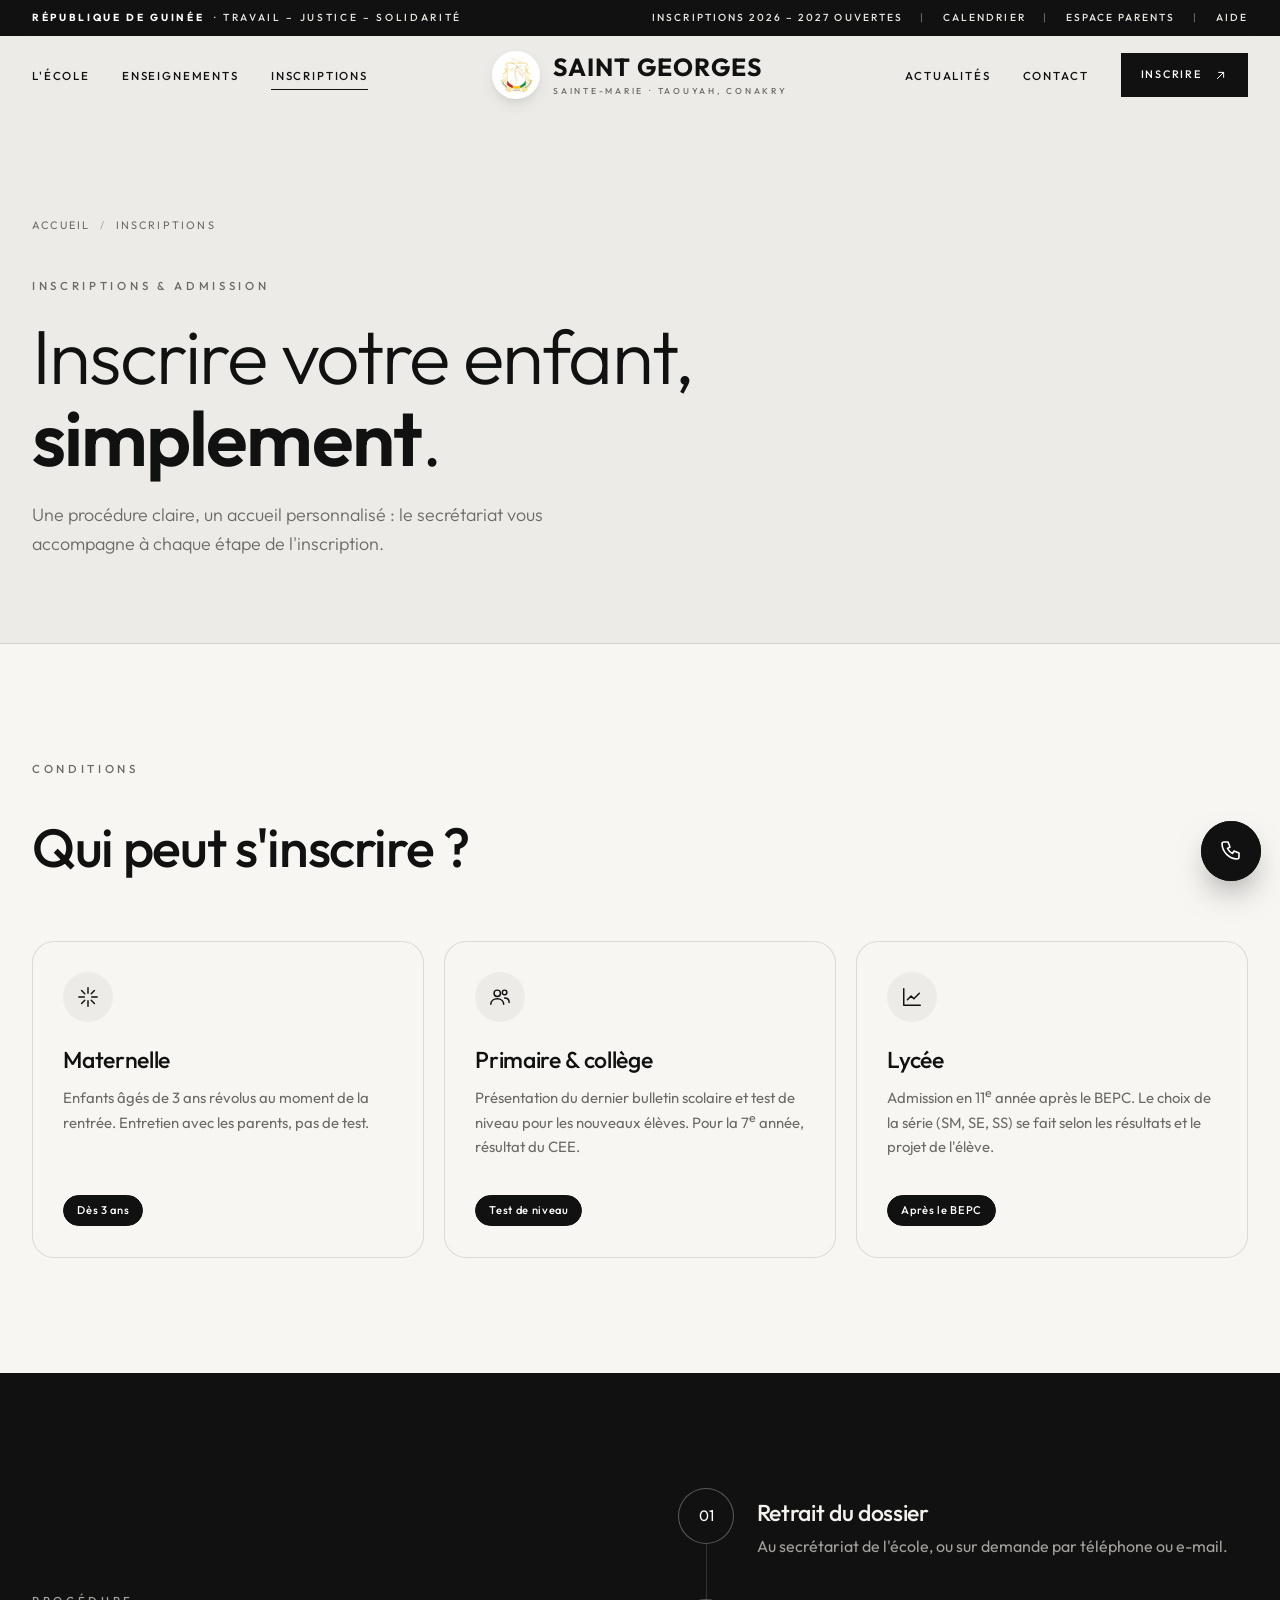
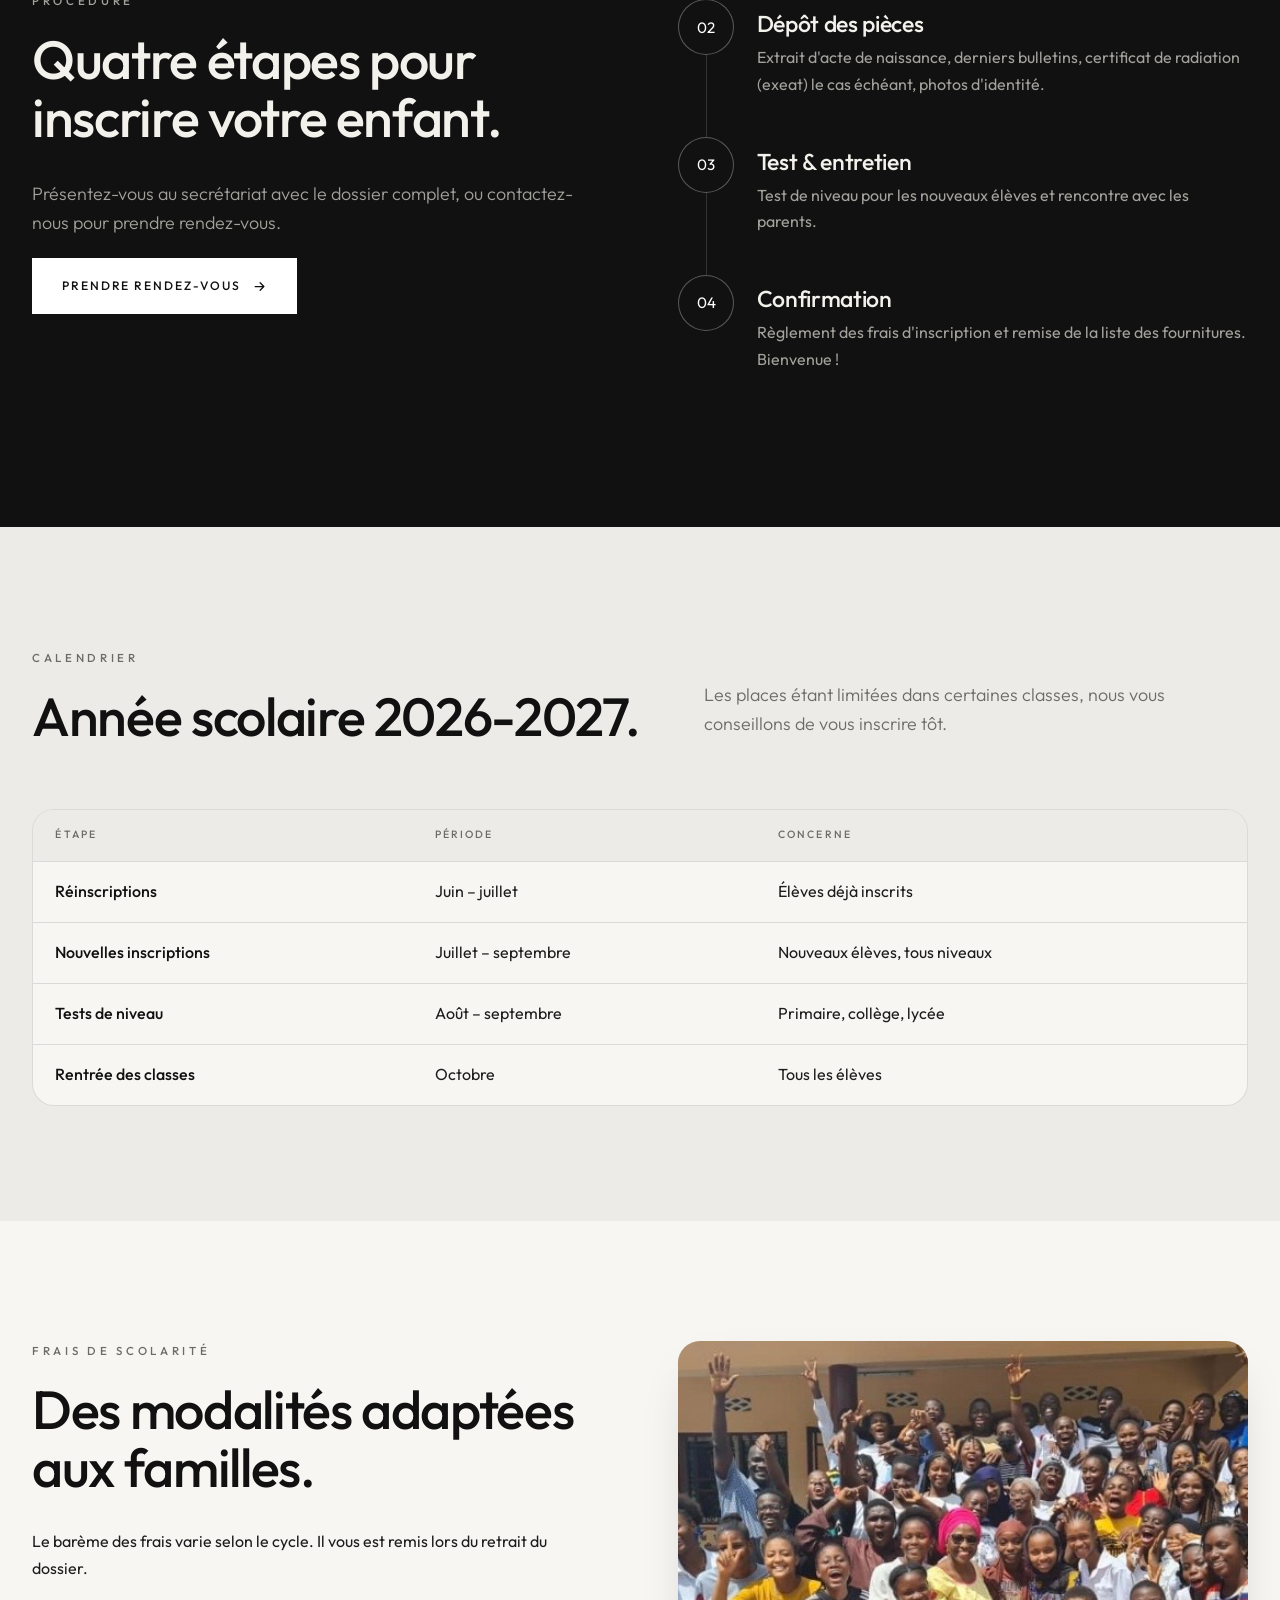
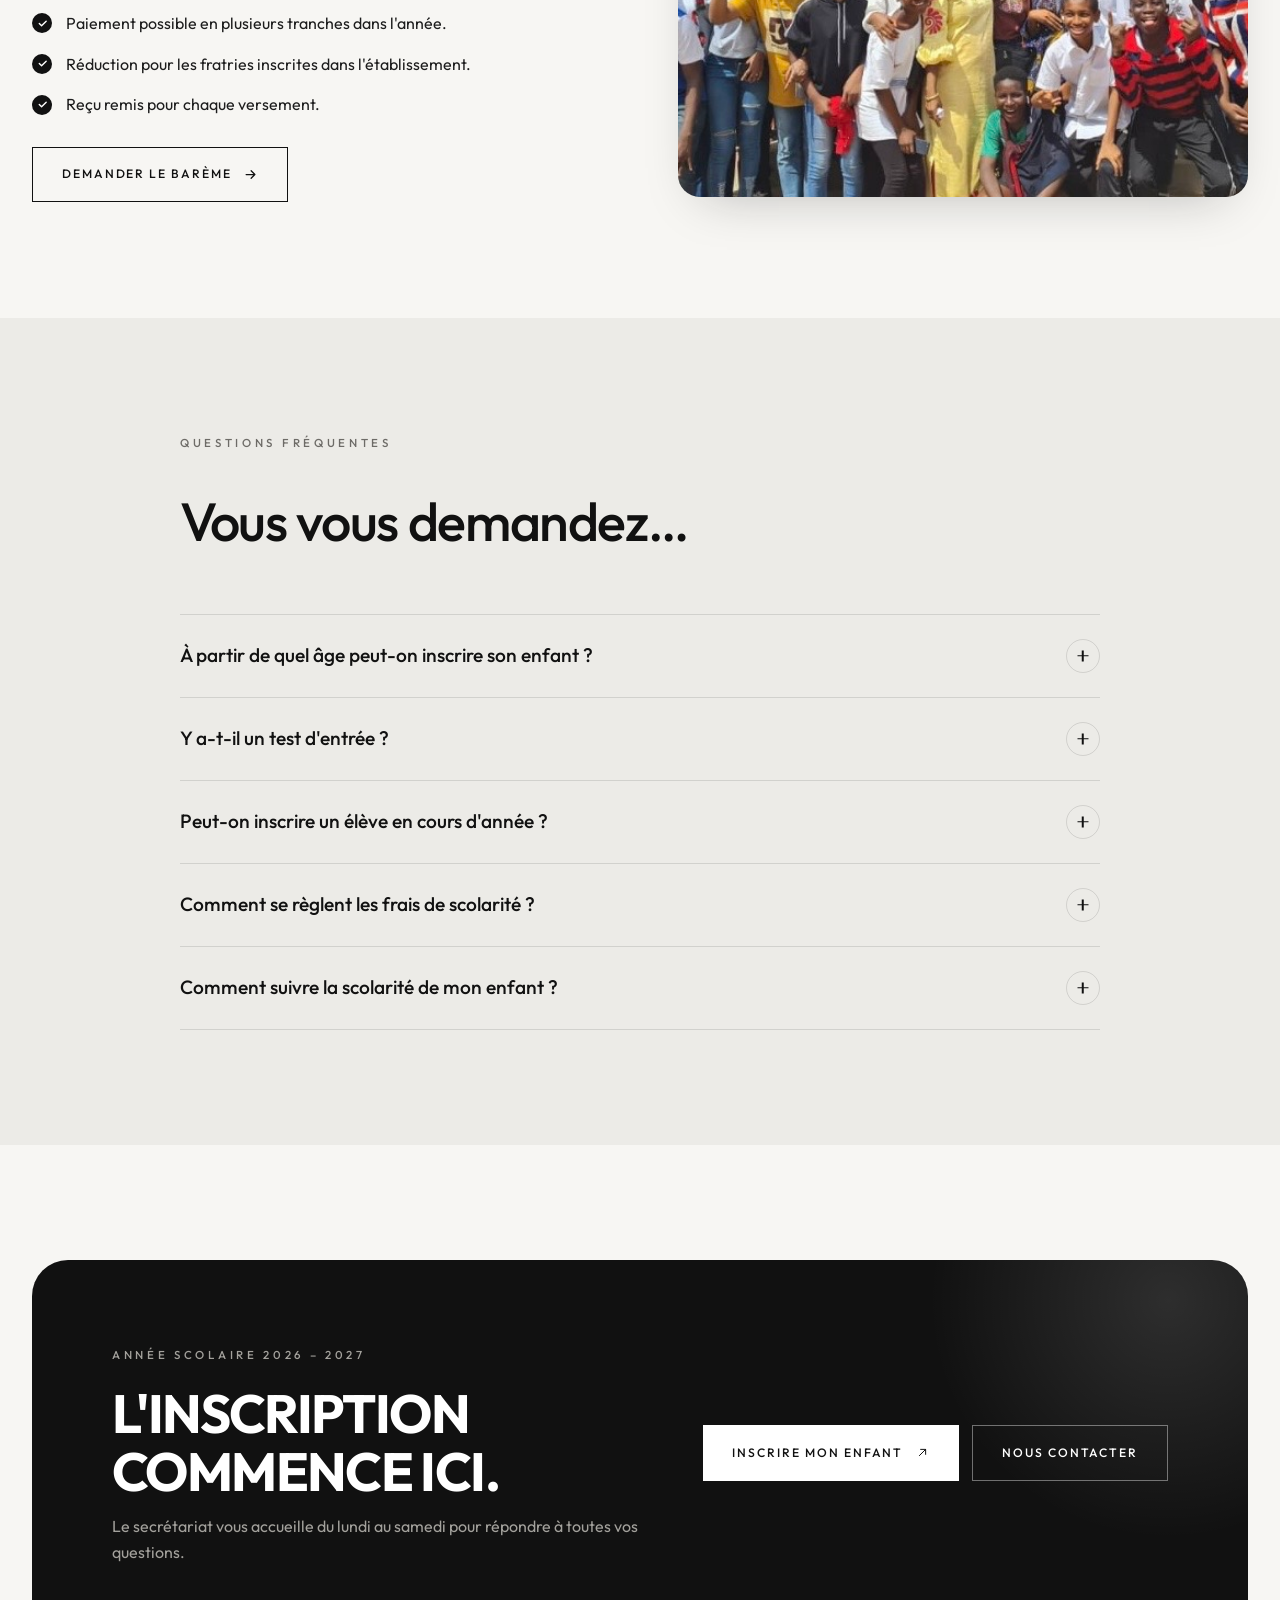
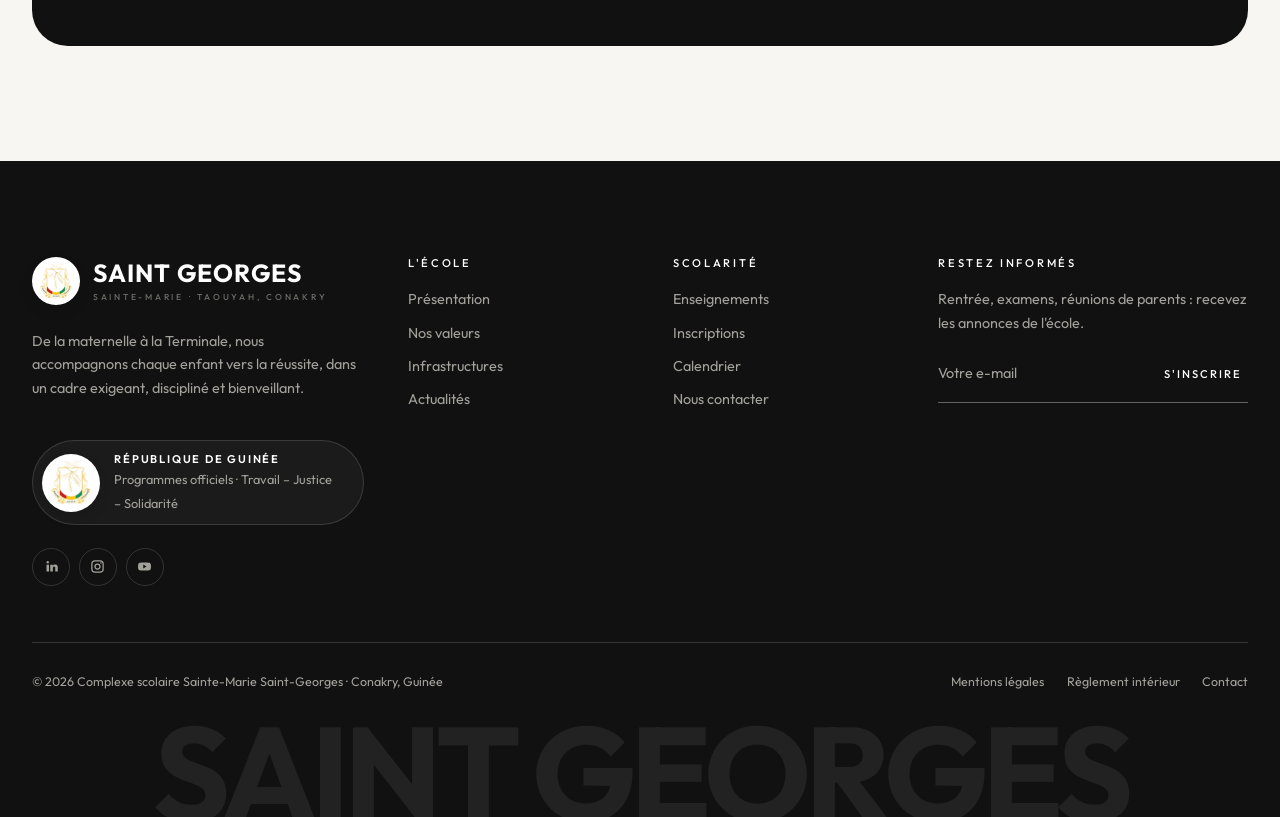
<file: admission.html>
<!doctype html>
<html lang="fr" class="no-js">
<head>
  <meta charset="utf-8">
  <meta name="viewport" content="width=device-width, initial-scale=1">
  <title>Inscriptions — Complexe scolaire Sainte-Marie Saint-Georges</title>
  <meta name="description" content="Conditions d'inscription, procédure, calendrier et frais de scolarité.">
  <meta name="theme-color" content="#ecebe7">
  <meta property="og:title" content="Inscriptions — Complexe scolaire Sainte-Marie Saint-Georges">
  <meta property="og:description" content="Conditions d'inscription, procédure, calendrier et frais de scolarité.">
  <meta property="og:type" content="website">
  <link rel="icon" href="assets/favicon.svg" type="image/svg+xml">
  <link rel="preconnect" href="https://fonts.googleapis.com">
  <link rel="preconnect" href="https://fonts.gstatic.com" crossorigin>
  <link href="https://fonts.googleapis.com/css2?family=Outfit:wght@300;400;500;600;700&display=swap" rel="stylesheet">
  <link rel="stylesheet" href="css/style.css">
</head>
<body>
  <a class="skip-link" href="#contenu">Aller au contenu</a>
  <div class="topbar"><div class="container"><span class="topbar__rep"><b>République de Guinée</b> · Travail – Justice – Solidarité</span>
    <ul><li><a href="admission.html">Inscriptions 2026 – 2027 ouvertes</a></li><li><a href="admission.html#calendrier">Calendrier</a></li><li><a href="contact.html">Espace parents</a></li><li><a href="contact.html">Aide</a></li></ul></div></div>
  <header class="site-header">
    <div class="container nav">
      <a class="logo" href="index.html" aria-label="Complexe scolaire Sainte-Marie Saint-Georges — accueil"><span class="seal seal--logo"><img src="assets/img/armoiries.png" alt="Armoiries de la République de Guinée"></span><span class="logo__text"><span class="logo__name">Saint Georges</span><span class="logo__tag">Sainte-Marie · Taouyah, Conakry</span></span></a>
      <button class="nav__toggle" type="button" aria-expanded="false" aria-controls="nav-panel" aria-label="Ouvrir le menu"><span></span><span></span><span></span></button>
      <nav class="nav__panel" id="nav-panel" aria-label="Navigation principale">
        <ul class="nav__menu nav__menu--left"><li><a class="nav__link" href="ecole.html">L'École</a></li><li><a class="nav__link" href="formations.html">Enseignements</a></li><li><a class="nav__link" href="admission.html" aria-current="page">Inscriptions</a></li></ul>
        <ul class="nav__menu nav__menu--right"><li><a class="nav__link" href="actualites.html">Actualités</a></li><li><a class="nav__link" href="contact.html">Contact</a></li><li><a class="btn nav__cta" href="admission.html#inscrire">Inscrire <svg viewBox="0 0 24 24" fill="none" stroke="currentColor" stroke-width="1.6" stroke-linecap="round" stroke-linejoin="round" aria-hidden="true"><path d="M7 17L17 7M9 7h8v8"/></svg></a></li></ul>
      </nav>
    </div>
  </header>

  <main id="contenu">
    <section class="page-hero">
      <div class="container">
        <ol class="breadcrumb reveal"><li><a href="index.html">Accueil</a></li><li aria-current="page">Inscriptions</li></ol>
        <span class="eyebrow reveal">Inscriptions &amp; admission</span>
        <h1 class="reveal" data-delay="1">Inscrire votre enfant, <em>simplement</em>.</h1>
        <p class="lead reveal" data-delay="2">Une procédure claire, un accueil personnalisé : le secrétariat vous accompagne à chaque étape de l'inscription.</p>
      </div>
    </section>

    <section class="section section--paper">
      <div class="container">
        <div class="section-head">
          <span class="eyebrow reveal">Conditions</span>
          <h2 class="reveal" data-delay="1">Qui peut s'inscrire&nbsp;?</h2>
        </div>
        <div class="grid grid--3">
          <article class="card reveal"><div class="card__icon"><svg viewBox="0 0 24 24" fill="none" stroke="currentColor" stroke-width="1.6" stroke-linecap="round" stroke-linejoin="round" aria-hidden="true"><path d="M12 2v6M12 16v6M2 12h6M16 12h6M5 5l3.5 3.5M15.5 15.5L19 19M5 19l3.5-3.5M15.5 8.5L19 5"/></svg></div><h3>Maternelle</h3><p>Enfants âgés de 3 ans révolus au moment de la rentrée. Entretien avec les parents, pas de test.</p><div class="card__meta"><span class="tag tag--gold">Dès 3 ans</span></div></article>
          <article class="card reveal" data-delay="1"><div class="card__icon"><svg viewBox="0 0 24 24" fill="none" stroke="currentColor" stroke-width="1.6" stroke-linecap="round" stroke-linejoin="round" aria-hidden="true"><circle cx="9" cy="8" r="3.5"/><path d="M2 20c0-3.5 3-6 7-6s7 2.5 7 6"/><circle cx="17" cy="7" r="2.5"/><path d="M17 13c3 0 5 2 5 5"/></svg></div><h3>Primaire &amp; collège</h3><p>Présentation du dernier bulletin scolaire et test de niveau pour les nouveaux élèves. Pour la 7<sup>e</sup> année, résultat du CEE.</p><div class="card__meta"><span class="tag tag--gold">Test de niveau</span></div></article>
          <article class="card reveal" data-delay="2"><div class="card__icon"><svg viewBox="0 0 24 24" fill="none" stroke="currentColor" stroke-width="1.6" stroke-linecap="round" stroke-linejoin="round" aria-hidden="true"><path d="M3 3v18h18"/><path d="M7 15l4-4 3 3 6-6"/></svg></div><h3>Lycée</h3><p>Admission en 11<sup>e</sup> année après le BEPC. Le choix de la série (SM, SE, SS) se fait selon les résultats et le projet de l'élève.</p><div class="card__meta"><span class="tag tag--gold">Après le BEPC</span></div></article>
        </div>
      </div>
    </section>

    <section class="section section--dark" id="inscrire">
      <div class="container split">
        <div>
          <span class="eyebrow reveal">Procédure</span>
          <h2 class="reveal" data-delay="1">Quatre étapes pour inscrire votre enfant.</h2>
          <p class="lead reveal" data-delay="2">Présentez-vous au secrétariat avec le dossier complet, ou contactez-nous pour prendre rendez-vous.</p>
          <a class="btn btn--gold reveal" data-delay="3" href="contact.html">Prendre rendez-vous <svg viewBox="0 0 24 24" fill="none" stroke="currentColor" stroke-width="2" stroke-linecap="round" stroke-linejoin="round" aria-hidden="true"><path d="M5 12h14M13 6l6 6-6 6"/></svg></a>
        </div>
        <ol class="steps">
          <li class="step reveal"><div><h3>Retrait du dossier</h3><p>Au secrétariat de l'école, ou sur demande par téléphone ou e-mail.</p></div></li>
          <li class="step reveal" data-delay="1"><div><h3>Dépôt des pièces</h3><p>Extrait d'acte de naissance, derniers bulletins, certificat de radiation (exeat) le cas échéant, photos d'identité.</p></div></li>
          <li class="step reveal" data-delay="2"><div><h3>Test &amp; entretien</h3><p>Test de niveau pour les nouveaux élèves et rencontre avec les parents.</p></div></li>
          <li class="step reveal" data-delay="3"><div><h3>Confirmation</h3><p>Règlement des frais d'inscription et remise de la liste des fournitures. Bienvenue&nbsp;!</p></div></li>
        </ol>
      </div>
    </section>

    <section class="section" id="calendrier">
      <div class="container">
        <div class="section-head section-head--split">
          <div><span class="eyebrow reveal">Calendrier</span><h2 class="reveal" data-delay="1">Année scolaire 2026-2027.</h2></div>
          <p class="lead reveal" data-delay="2">Les places étant limitées dans certaines classes, nous vous conseillons de vous inscrire tôt.</p>
        </div>
        <div class="table-wrap reveal">
          <table class="table">
            <thead><tr><th scope="col">Étape</th><th scope="col">Période</th><th scope="col">Concerne</th></tr></thead>
            <tbody>
              <tr><td>Réinscriptions</td><td>Juin – juillet</td><td>Élèves déjà inscrits</td></tr>
              <tr><td>Nouvelles inscriptions</td><td>Juillet – septembre</td><td>Nouveaux élèves, tous niveaux</td></tr>
              <tr><td>Tests de niveau</td><td>Août – septembre</td><td>Primaire, collège, lycée</td></tr>
              <tr><td>Rentrée des classes</td><td>Octobre</td><td>Tous les élèves</td></tr>
            </tbody>
          </table>
        </div>
      </div>
    </section>

    <section class="section section--paper">
      <div class="container split">
        <div>
          <span class="eyebrow reveal">Frais de scolarité</span>
          <h2 class="reveal" data-delay="1">Des modalités adaptées aux familles.</h2>
          <p class="reveal" data-delay="2">Le barème des frais varie selon le cycle. Il vous est remis lors du retrait du dossier.</p>
          <ul class="checklist reveal" data-delay="2">
            <li>Paiement possible en plusieurs tranches dans l'année.</li>
            <li>Réduction pour les fratries inscrites dans l'établissement.</li>
            <li>Reçu remis pour chaque versement.</li>
          </ul>
          <a class="btn btn--ghost reveal" data-delay="3" href="contact.html">Demander le barème <svg viewBox="0 0 24 24" fill="none" stroke="currentColor" stroke-width="2" stroke-linecap="round" stroke-linejoin="round" aria-hidden="true"><path d="M5 12h14M13 6l6 6-6 6"/></svg></a>
        </div>
        <div class="reveal" data-delay="1"><div class="media"><img class="photo" src="assets/img/eleves.jpg" alt="Élèves souriants réunis devant l'école" loading="lazy" style="object-position:center 30%"></div></div>
      </div>
    </section>

    <section class="section">
      <div class="container" style="max-width:920px">
        <div class="section-head"><span class="eyebrow reveal">Questions fréquentes</span><h2 class="reveal" data-delay="1">Vous vous demandez…</h2></div>
        <div class="faq reveal">
          <div class="faq__item">
            <h3 style="margin:0"><button class="faq__q" type="button" aria-expanded="false" aria-controls="faq-0" id="faq-q-0">À partir de quel âge peut-on inscrire son enfant&nbsp;?<span class="faq__icon" aria-hidden="true"></span></button></h3>
            <div class="faq__a" id="faq-0" role="region" aria-labelledby="faq-q-0"><div><p>Nous accueillons les enfants dès 3 ans en petite section de maternelle, puis à tous les niveaux jusqu'à la Terminale, dans la limite des places disponibles.</p></div></div>
          </div>
          <div class="faq__item">
            <h3 style="margin:0"><button class="faq__q" type="button" aria-expanded="false" aria-controls="faq-1" id="faq-q-1">Y a-t-il un test d'entrée&nbsp;?<span class="faq__icon" aria-hidden="true"></span></button></h3>
            <div class="faq__a" id="faq-1" role="region" aria-labelledby="faq-q-1"><div><p>Pour les nouveaux élèves du primaire au lycée, un test de niveau en français et en mathématiques permet de vérifier que la classe demandée correspond au niveau de l'enfant.</p></div></div>
          </div>
          <div class="faq__item">
            <h3 style="margin:0"><button class="faq__q" type="button" aria-expanded="false" aria-controls="faq-2" id="faq-q-2">Peut-on inscrire un élève en cours d'année&nbsp;?<span class="faq__icon" aria-hidden="true"></span></button></h3>
            <div class="faq__a" id="faq-2" role="region" aria-labelledby="faq-q-2"><div><p>Oui, sous réserve de places disponibles et de la présentation d'un certificat de radiation (exeat) de l'établissement précédent.</p></div></div>
          </div>
          <div class="faq__item">
            <h3 style="margin:0"><button class="faq__q" type="button" aria-expanded="false" aria-controls="faq-3" id="faq-q-3">Comment se règlent les frais de scolarité&nbsp;?<span class="faq__icon" aria-hidden="true"></span></button></h3>
            <div class="faq__a" id="faq-3" role="region" aria-labelledby="faq-q-3"><div><p>Les frais peuvent être réglés en plusieurs tranches au cours de l'année. Le secrétariat vous communique le barème détaillé et les modalités de paiement.</p></div></div>
          </div>
          <div class="faq__item">
            <h3 style="margin:0"><button class="faq__q" type="button" aria-expanded="false" aria-controls="faq-4" id="faq-q-4">Comment suivre la scolarité de mon enfant&nbsp;?<span class="faq__icon" aria-hidden="true"></span></button></h3>
            <div class="faq__a" id="faq-4" role="region" aria-labelledby="faq-q-4"><div><p>Les parents reçoivent les bulletins à chaque période et sont conviés aux rencontres parents – enseignants. Vous pouvez aussi demander un rendez-vous avec la direction à tout moment.</p></div></div>
          </div>
        </div>
      </div>
    </section>

    <section class="section section--paper">
      <div class="container">
        <div class="cta reveal">
          <div>
            <span class="eyebrow">Année scolaire 2026 – 2027</span>
            <h2>L'inscription commence ici.</h2>
            <p>Le secrétariat vous accueille du lundi au samedi pour répondre à toutes vos questions.</p>
          </div>
          <div class="cta__actions">
            <a class="btn btn--light" href="admission.html#inscrire">Inscrire mon enfant <svg viewBox="0 0 24 24" fill="none" stroke="currentColor" stroke-width="1.6" stroke-linecap="round" stroke-linejoin="round" aria-hidden="true"><path d="M7 17L17 7M9 7h8v8"/></svg></a>
            <a class="btn btn--ghost-light" href="contact.html">Nous contacter</a>
          </div>
        </div>
      </div>
    </section>
  </main>

  <footer class="site-footer">
    <div class="container">
      <div class="footer__top">
        <div class="footer__about">
          <a class="logo" href="index.html"><span class="seal seal--logo"><img src="assets/img/armoiries.png" alt="Armoiries de la République de Guinée"></span><span class="logo__text"><span class="logo__name">Saint Georges</span><span class="logo__tag">Sainte-Marie · Taouyah, Conakry</span></span></a>
          <p>De la maternelle à la Terminale, nous accompagnons chaque enfant vers la réussite, dans un cadre exigeant, discipliné et bienveillant.</p>
          <div class="official official--dark"><span class="seal "><img src="assets/img/armoiries.png" alt="Armoiries de la République de Guinée"></span><div><strong>République de Guinée</strong><span>Programmes officiels · Travail – Justice – Solidarité</span></div></div>
          <div class="socials"><a href="#" aria-label="LinkedIn"><svg viewBox="0 0 24 24" aria-hidden="true"><path d="M4 9h4v11H4zM6 3a2 2 0 110 4 2 2 0 010-4zM10 9h4v1.6c.6-1 1.9-1.9 3.8-1.9 3.6 0 4.2 2.3 4.2 5.4V20h-4v-5.2c0-1.3 0-2.9-1.8-2.9s-2.1 1.4-2.1 2.8V20h-4z" fill="currentColor"/></svg></a><a href="#" aria-label="Instagram"><svg viewBox="0 0 24 24" aria-hidden="true"><rect x="3" y="3" width="18" height="18" rx="5" fill="none" stroke="currentColor" stroke-width="2"/><circle cx="12" cy="12" r="4" fill="none" stroke="currentColor" stroke-width="2"/><circle cx="17.5" cy="6.5" r="1.2" fill="currentColor"/></svg></a><a href="#" aria-label="YouTube"><svg viewBox="0 0 24 24" aria-hidden="true"><path d="M22 8.2a3 3 0 00-2.1-2.1C18 5.6 12 5.6 12 5.6s-6 0-7.9.5A3 3 0 002 8.2 31 31 0 001.6 12 31 31 0 002 15.8a3 3 0 002.1 2.1c1.9.5 7.9.5 7.9.5s6 0 7.9-.5a3 3 0 002.1-2.1 31 31 0 00.4-3.8 31 31 0 00-.4-3.8zM10 15.2V8.8l5.2 3.2z" fill="currentColor"/></svg></a></div>
        </div>
        <div>
          <h2 class="footer__title">L'école</h2>
          <ul class="footer__links"><li><a href="ecole.html">Présentation</a></li><li><a href="ecole.html#valeurs">Nos valeurs</a></li><li><a href="ecole.html#infrastructures">Infrastructures</a></li><li><a href="actualites.html">Actualités</a></li></ul>
        </div>
        <div>
          <h2 class="footer__title">Scolarité</h2>
          <ul class="footer__links"><li><a href="formations.html">Enseignements</a></li><li><a href="admission.html">Inscriptions</a></li><li><a href="admission.html#calendrier">Calendrier</a></li><li><a href="contact.html">Nous contacter</a></li></ul>
        </div>
        <div>
          <h2 class="footer__title">Restez informés</h2>
          <p>Rentrée, examens, réunions de parents : recevez les annonces de l'école.</p>
          <form class="newsletter" novalidate>
            <label for="nl-admission.html" style="position:absolute;width:1px;height:1px;overflow:hidden;clip:rect(0 0 0 0)">Adresse e-mail</label>
            <input id="nl-admission.html" type="email" placeholder="Votre e-mail" autocomplete="email">
            <button type="submit">S'inscrire</button>
          </form>
          <p class="newsletter-msg" role="status" aria-live="polite"></p>
        </div>
      </div>
      <div class="footer__bottom">
        <p>© <span data-year>2026</span> Complexe scolaire Sainte-Marie Saint-Georges · Conakry, Guinée</p>
        <ul><li><a href="#">Mentions légales</a></li><li><a href="#">Règlement intérieur</a></li><li><a href="contact.html">Contact</a></li></ul>
      </div>
      <p class="footer__wordmark" style="--chars:14" aria-hidden="true">Saint Georges</p>
    </div>
  </footer>

  <button class="back-to-top" type="button" aria-label="Retour en haut de page"><svg viewBox="0 0 24 24" fill="none" stroke="currentColor" stroke-width="1.6" stroke-linecap="round" stroke-linejoin="round" aria-hidden="true"><path d="M12 19V5M5 12l7-7 7 7"/></svg></button>
  <a class="fab" href="tel:+224" aria-label="Appeler l'école"><svg viewBox="0 0 24 24" fill="none" stroke="currentColor" stroke-width="1.6" stroke-linecap="round" stroke-linejoin="round" aria-hidden="true"><path d="M5 3h4l2 5-2.5 1.5a11 11 0 005 5L15 12l5 2v4a2 2 0 01-2 2A16 16 0 013 5a2 2 0 012-2z"/></svg></a>
  <script src="js/main.js" defer></script>
</body>
</html>
</file>
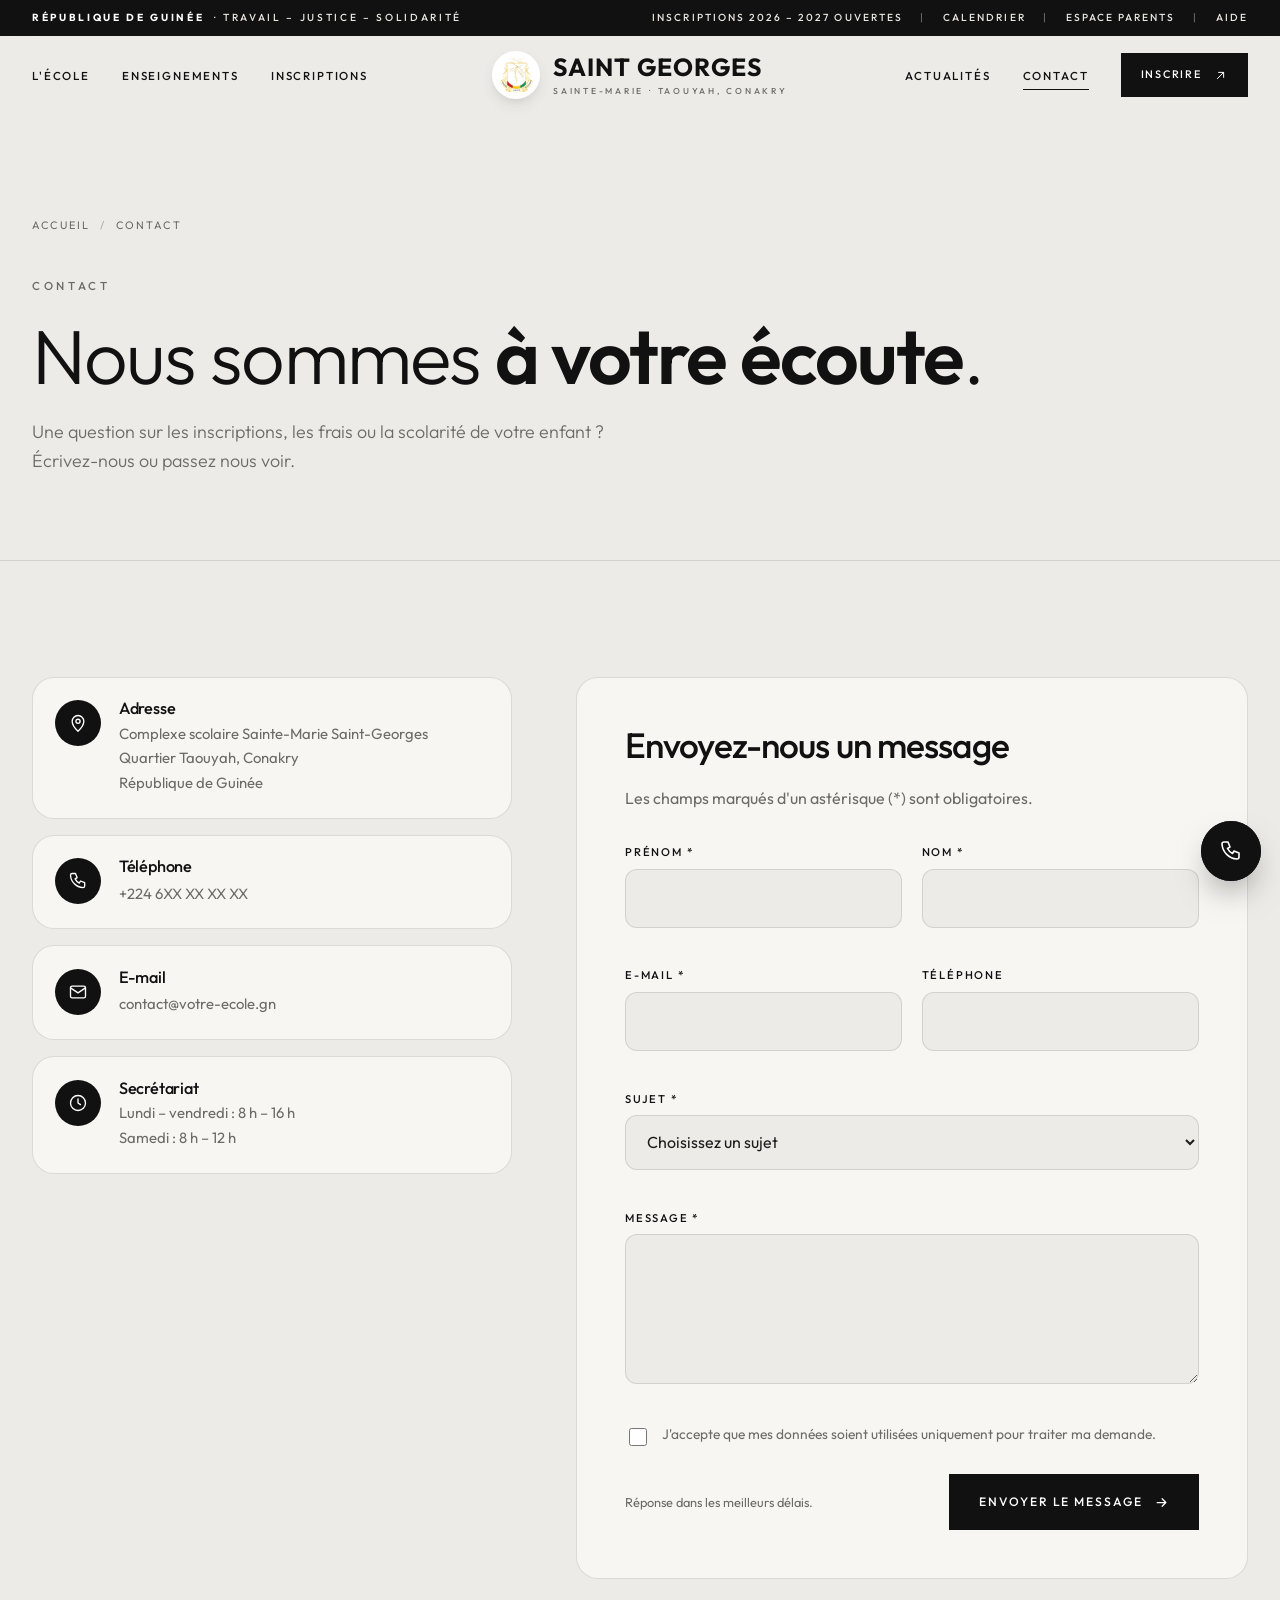
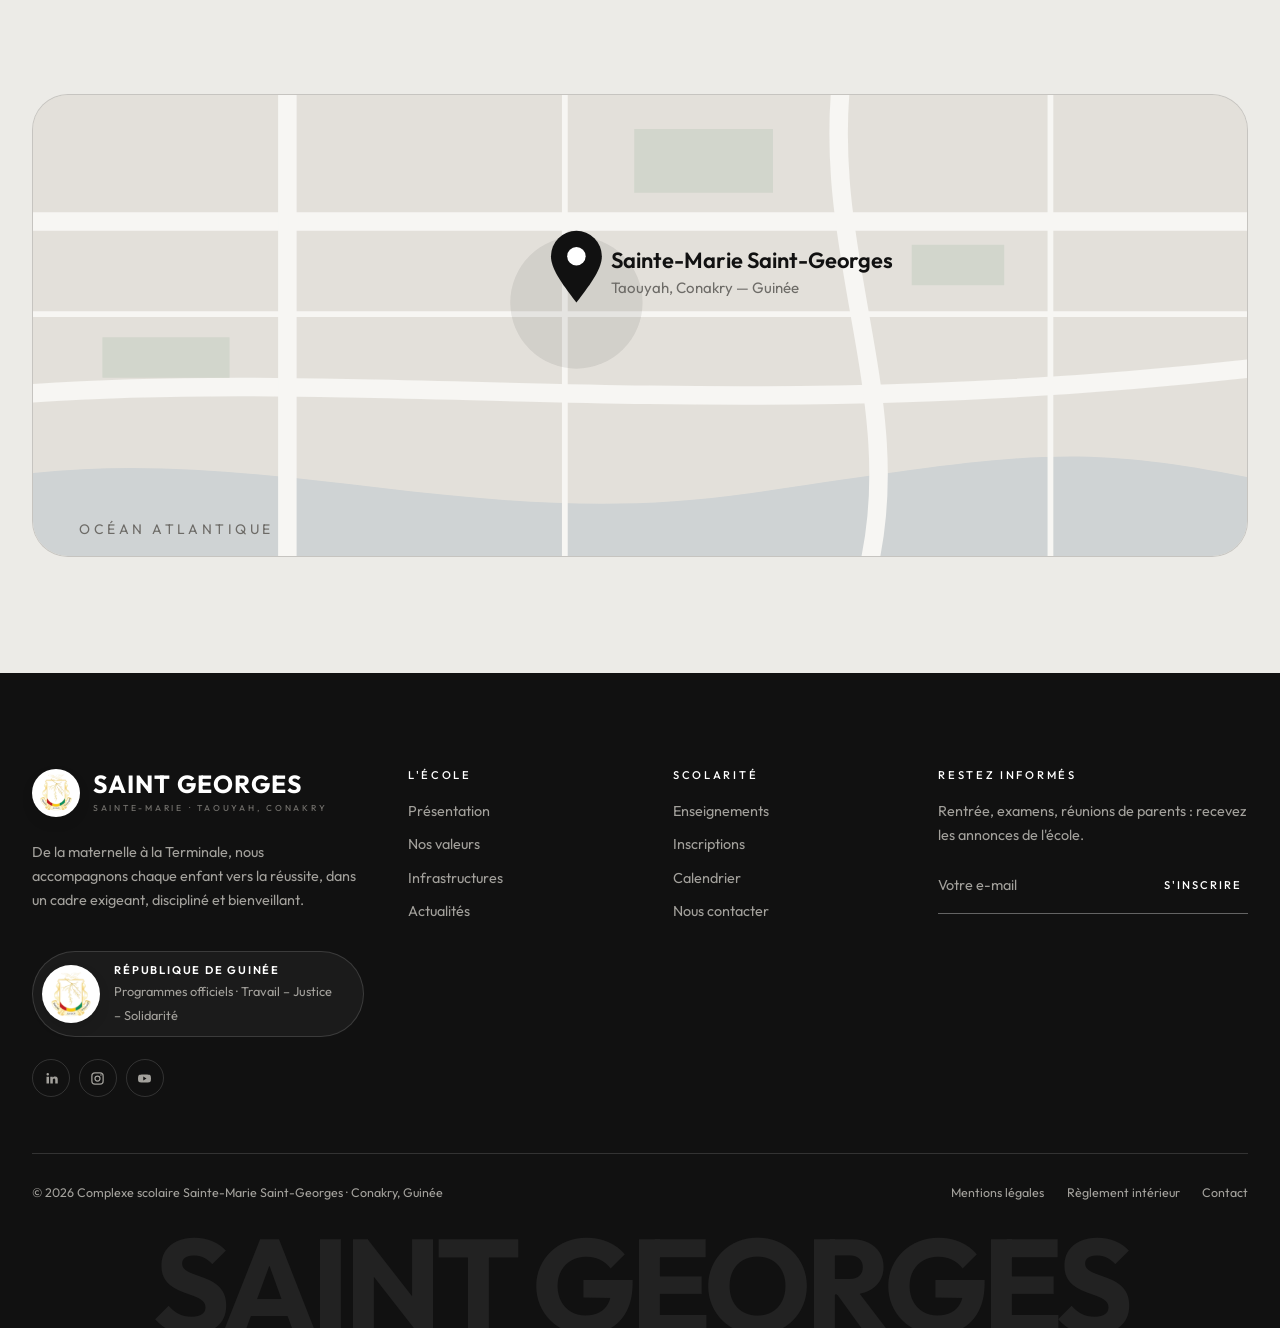
<file: contact.html>
<!doctype html>
<html lang="fr" class="no-js">
<head>
  <meta charset="utf-8">
  <meta name="viewport" content="width=device-width, initial-scale=1">
  <title>Contact — Complexe scolaire Sainte-Marie Saint-Georges</title>
  <meta name="description" content="Contactez l'école à Conakry : adresse, téléphone, e-mail et formulaire.">
  <meta name="theme-color" content="#ecebe7">
  <meta property="og:title" content="Contact — Complexe scolaire Sainte-Marie Saint-Georges">
  <meta property="og:description" content="Contactez l'école à Conakry : adresse, téléphone, e-mail et formulaire.">
  <meta property="og:type" content="website">
  <link rel="icon" href="assets/favicon.svg" type="image/svg+xml">
  <link rel="preconnect" href="https://fonts.googleapis.com">
  <link rel="preconnect" href="https://fonts.gstatic.com" crossorigin>
  <link href="https://fonts.googleapis.com/css2?family=Outfit:wght@300;400;500;600;700&display=swap" rel="stylesheet">
  <link rel="stylesheet" href="css/style.css">
</head>
<body>
  <a class="skip-link" href="#contenu">Aller au contenu</a>
  <div class="topbar"><div class="container"><span class="topbar__rep"><b>République de Guinée</b> · Travail – Justice – Solidarité</span>
    <ul><li><a href="admission.html">Inscriptions 2026 – 2027 ouvertes</a></li><li><a href="admission.html#calendrier">Calendrier</a></li><li><a href="contact.html">Espace parents</a></li><li><a href="contact.html">Aide</a></li></ul></div></div>
  <header class="site-header">
    <div class="container nav">
      <a class="logo" href="index.html" aria-label="Complexe scolaire Sainte-Marie Saint-Georges — accueil"><span class="seal seal--logo"><img src="assets/img/armoiries.png" alt="Armoiries de la République de Guinée"></span><span class="logo__text"><span class="logo__name">Saint Georges</span><span class="logo__tag">Sainte-Marie · Taouyah, Conakry</span></span></a>
      <button class="nav__toggle" type="button" aria-expanded="false" aria-controls="nav-panel" aria-label="Ouvrir le menu"><span></span><span></span><span></span></button>
      <nav class="nav__panel" id="nav-panel" aria-label="Navigation principale">
        <ul class="nav__menu nav__menu--left"><li><a class="nav__link" href="ecole.html">L'École</a></li><li><a class="nav__link" href="formations.html">Enseignements</a></li><li><a class="nav__link" href="admission.html">Inscriptions</a></li></ul>
        <ul class="nav__menu nav__menu--right"><li><a class="nav__link" href="actualites.html">Actualités</a></li><li><a class="nav__link" href="contact.html" aria-current="page">Contact</a></li><li><a class="btn nav__cta" href="admission.html#inscrire">Inscrire <svg viewBox="0 0 24 24" fill="none" stroke="currentColor" stroke-width="1.6" stroke-linecap="round" stroke-linejoin="round" aria-hidden="true"><path d="M7 17L17 7M9 7h8v8"/></svg></a></li></ul>
      </nav>
    </div>
  </header>

  <main id="contenu">
    <section class="page-hero">
      <div class="container">
        <ol class="breadcrumb reveal"><li><a href="index.html">Accueil</a></li><li aria-current="page">Contact</li></ol>
        <span class="eyebrow reveal">Contact</span>
        <h1 class="reveal" data-delay="1">Nous sommes <em>à votre écoute</em>.</h1>
        <p class="lead reveal" data-delay="2">Une question sur les inscriptions, les frais ou la scolarité de votre enfant&nbsp;? Écrivez-nous ou passez nous voir.</p>
      </div>
    </section>

    <section class="section">
      <div class="container contact-grid">
        <div class="contact-info">
          <div class="contact-item reveal"><div class="contact-item__icon"><svg viewBox="0 0 24 24" fill="none" stroke="currentColor" stroke-width="1.6" stroke-linecap="round" stroke-linejoin="round" aria-hidden="true"><path d="M12 22s7-6.5 7-12a7 7 0 10-14 0c0 5.5 7 12 7 12z"/><circle cx="12" cy="10" r="2.5"/></svg></div><div><h3>Adresse</h3><p>Complexe scolaire Sainte-Marie Saint-Georges<br>Quartier Taouyah, Conakry<br>République de Guinée</p></div></div>
          <div class="contact-item reveal" data-delay="1"><div class="contact-item__icon"><svg viewBox="0 0 24 24" fill="none" stroke="currentColor" stroke-width="1.6" stroke-linecap="round" stroke-linejoin="round" aria-hidden="true"><path d="M5 3h4l2 5-2.5 1.5a11 11 0 005 5L15 12l5 2v4a2 2 0 01-2 2A16 16 0 013 5a2 2 0 012-2z"/></svg></div><div><h3>Téléphone</h3><a href="tel:+224">+224 6XX XX XX XX</a></div></div>
          <div class="contact-item reveal" data-delay="2"><div class="contact-item__icon"><svg viewBox="0 0 24 24" fill="none" stroke="currentColor" stroke-width="1.6" stroke-linecap="round" stroke-linejoin="round" aria-hidden="true"><rect x="3" y="5" width="18" height="14" rx="2"/><path d="M3 7l9 6 9-6"/></svg></div><div><h3>E-mail</h3><a href="mailto:contact@votre-ecole.gn">contact@votre-ecole.gn</a></div></div>
          <div class="contact-item reveal" data-delay="3"><div class="contact-item__icon"><svg viewBox="0 0 24 24" fill="none" stroke="currentColor" stroke-width="1.6" stroke-linecap="round" stroke-linejoin="round" aria-hidden="true"><circle cx="12" cy="12" r="9"/><path d="M12 7v5l3 2"/></svg></div><div><h3>Secrétariat</h3><p>Lundi – vendredi&nbsp;: 8 h – 16 h<br>Samedi&nbsp;: 8 h – 12 h</p></div></div>
        </div>

        <form class="form reveal" id="contact-form" novalidate data-delay="1">
          <h2 style="font-size:clamp(1.6rem,3vw,2.2rem)">Envoyez-nous un message</h2>
          <p style="color:var(--muted);margin-bottom:2rem">Les champs marqués d'un astérisque (*) sont obligatoires.</p>
          <div class="form__grid">
            <div class="field"><label for="prenom">Prénom *</label><input id="prenom" name="prenom" type="text" autocomplete="given-name" required><span class="field__error" aria-live="polite"></span></div>
            <div class="field"><label for="nom">Nom *</label><input id="nom" name="nom" type="text" autocomplete="family-name" required><span class="field__error" aria-live="polite"></span></div>
            <div class="field"><label for="email">E-mail *</label><input id="email" name="email" type="email" autocomplete="email" required><span class="field__error" aria-live="polite"></span></div>
            <div class="field"><label for="tel">Téléphone</label><input id="tel" name="tel" type="tel" autocomplete="tel"><span class="field__error"></span></div>
            <div class="field form__full"><label for="sujet">Sujet *</label>
              <select id="sujet" name="sujet" required>
                <option value="">Choisissez un sujet</option>
                <option>Inscription d'un enfant</option>
                <option>Frais de scolarité</option>
                <option>Suivi scolaire d'un élève</option>
                <option>Rendez-vous avec la direction</option>
                <option>Autre demande</option>
              </select><span class="field__error" aria-live="polite"></span></div>
            <div class="field form__full"><label for="message">Message *</label><textarea id="message" name="message" required></textarea><span class="field__error" aria-live="polite"></span></div>
            <div class="form__full">
              <label class="checkbox"><input type="checkbox" name="consent" id="consent"> <span>J'accepte que mes données soient utilisées uniquement pour traiter ma demande.</span></label>
              <span class="field__error" id="consent-error" aria-live="polite"></span>
            </div>
          </div>
          <div class="form__footer">
            <p class="form__note">Réponse dans les meilleurs délais.</p>
            <button class="btn" type="submit">Envoyer le message <svg viewBox="0 0 24 24" fill="none" stroke="currentColor" stroke-width="2" stroke-linecap="round" stroke-linejoin="round" aria-hidden="true"><path d="M5 12h14M13 6l6 6-6 6"/></svg></button>
          </div>
          <div class="form__success" role="status" aria-live="polite"></div>
        </form>
      </div>
    </section>

    <section class="section" style="padding-top:0">
      <div class="container"><div class="map reveal"><svg viewBox="0 0 1050 400" preserveAspectRatio="xMidYMid slice" role="img" aria-label="Plan d'accès à l'école, Conakry">
  <rect width="1050" height="400" fill="#e3e0da"/>
  <path d="M-20 330 C 200 300, 380 380, 620 345 S 900 300, 1070 335 V420 H-20z" fill="#cfd3d4"/>
  <g stroke="#f7f6f3" stroke-width="16" fill="none" stroke-linecap="round"><path d="M-20 110 H1070"/><path d="M-20 260 C 300 235, 600 290, 1070 235"/><path d="M220 -20 V420"/><path d="M700 -20 C 680 140, 760 270, 720 420"/></g>
  <g stroke="#f7f6f3" stroke-width="5" fill="none"><path d="M-20 190 H1070"/><path d="M460 -20 V420"/><path d="M880 -20 V420"/></g>
  <path d="M520 30 h120 v55 h-120z M60 210 h110 v35 h-110z M760 130 h80 v35 h-80z" fill="#d2d6cc"/>
  <g transform="translate(470 180)"><circle r="50" fill="#111" opacity=".08"><animate attributeName="r" values="24;60;24" dur="3s" repeatCount="indefinite"/></circle>
  <path d="M0 0c-14-18-22-30-22-40a22 22 0 0144 0c0 10-8 22-22 40z" fill="#111"/><circle cy="-40" r="8" fill="#fff"/></g>
  <text x="500" y="150" fill="#111" font-family="Outfit, sans-serif" font-size="19" font-weight="600">Sainte-Marie Saint-Georges</text>
  <text x="500" y="172" fill="#6d6b67" font-family="Outfit, sans-serif" font-size="13">Taouyah, Conakry — Guinée</text>
  <text x="40" y="380" fill="#6d6b67" font-family="Outfit, sans-serif" font-size="12" letter-spacing="3">OCÉAN ATLANTIQUE</text>
</svg></div></div>
    </section>
  </main>

  <footer class="site-footer">
    <div class="container">
      <div class="footer__top">
        <div class="footer__about">
          <a class="logo" href="index.html"><span class="seal seal--logo"><img src="assets/img/armoiries.png" alt="Armoiries de la République de Guinée"></span><span class="logo__text"><span class="logo__name">Saint Georges</span><span class="logo__tag">Sainte-Marie · Taouyah, Conakry</span></span></a>
          <p>De la maternelle à la Terminale, nous accompagnons chaque enfant vers la réussite, dans un cadre exigeant, discipliné et bienveillant.</p>
          <div class="official official--dark"><span class="seal "><img src="assets/img/armoiries.png" alt="Armoiries de la République de Guinée"></span><div><strong>République de Guinée</strong><span>Programmes officiels · Travail – Justice – Solidarité</span></div></div>
          <div class="socials"><a href="#" aria-label="LinkedIn"><svg viewBox="0 0 24 24" aria-hidden="true"><path d="M4 9h4v11H4zM6 3a2 2 0 110 4 2 2 0 010-4zM10 9h4v1.6c.6-1 1.9-1.9 3.8-1.9 3.6 0 4.2 2.3 4.2 5.4V20h-4v-5.2c0-1.3 0-2.9-1.8-2.9s-2.1 1.4-2.1 2.8V20h-4z" fill="currentColor"/></svg></a><a href="#" aria-label="Instagram"><svg viewBox="0 0 24 24" aria-hidden="true"><rect x="3" y="3" width="18" height="18" rx="5" fill="none" stroke="currentColor" stroke-width="2"/><circle cx="12" cy="12" r="4" fill="none" stroke="currentColor" stroke-width="2"/><circle cx="17.5" cy="6.5" r="1.2" fill="currentColor"/></svg></a><a href="#" aria-label="YouTube"><svg viewBox="0 0 24 24" aria-hidden="true"><path d="M22 8.2a3 3 0 00-2.1-2.1C18 5.6 12 5.6 12 5.6s-6 0-7.9.5A3 3 0 002 8.2 31 31 0 001.6 12 31 31 0 002 15.8a3 3 0 002.1 2.1c1.9.5 7.9.5 7.9.5s6 0 7.9-.5a3 3 0 002.1-2.1 31 31 0 00.4-3.8 31 31 0 00-.4-3.8zM10 15.2V8.8l5.2 3.2z" fill="currentColor"/></svg></a></div>
        </div>
        <div>
          <h2 class="footer__title">L'école</h2>
          <ul class="footer__links"><li><a href="ecole.html">Présentation</a></li><li><a href="ecole.html#valeurs">Nos valeurs</a></li><li><a href="ecole.html#infrastructures">Infrastructures</a></li><li><a href="actualites.html">Actualités</a></li></ul>
        </div>
        <div>
          <h2 class="footer__title">Scolarité</h2>
          <ul class="footer__links"><li><a href="formations.html">Enseignements</a></li><li><a href="admission.html">Inscriptions</a></li><li><a href="admission.html#calendrier">Calendrier</a></li><li><a href="contact.html">Nous contacter</a></li></ul>
        </div>
        <div>
          <h2 class="footer__title">Restez informés</h2>
          <p>Rentrée, examens, réunions de parents : recevez les annonces de l'école.</p>
          <form class="newsletter" novalidate>
            <label for="nl-contact.html" style="position:absolute;width:1px;height:1px;overflow:hidden;clip:rect(0 0 0 0)">Adresse e-mail</label>
            <input id="nl-contact.html" type="email" placeholder="Votre e-mail" autocomplete="email">
            <button type="submit">S'inscrire</button>
          </form>
          <p class="newsletter-msg" role="status" aria-live="polite"></p>
        </div>
      </div>
      <div class="footer__bottom">
        <p>© <span data-year>2026</span> Complexe scolaire Sainte-Marie Saint-Georges · Conakry, Guinée</p>
        <ul><li><a href="#">Mentions légales</a></li><li><a href="#">Règlement intérieur</a></li><li><a href="contact.html">Contact</a></li></ul>
      </div>
      <p class="footer__wordmark" style="--chars:14" aria-hidden="true">Saint Georges</p>
    </div>
  </footer>

  <button class="back-to-top" type="button" aria-label="Retour en haut de page"><svg viewBox="0 0 24 24" fill="none" stroke="currentColor" stroke-width="1.6" stroke-linecap="round" stroke-linejoin="round" aria-hidden="true"><path d="M12 19V5M5 12l7-7 7 7"/></svg></button>
  <a class="fab" href="tel:+224" aria-label="Appeler l'école"><svg viewBox="0 0 24 24" fill="none" stroke="currentColor" stroke-width="1.6" stroke-linecap="round" stroke-linejoin="round" aria-hidden="true"><path d="M5 3h4l2 5-2.5 1.5a11 11 0 005 5L15 12l5 2v4a2 2 0 01-2 2A16 16 0 013 5a2 2 0 012-2z"/></svg></a>
  <script src="js/main.js" defer></script>
</body>
</html>
</file>
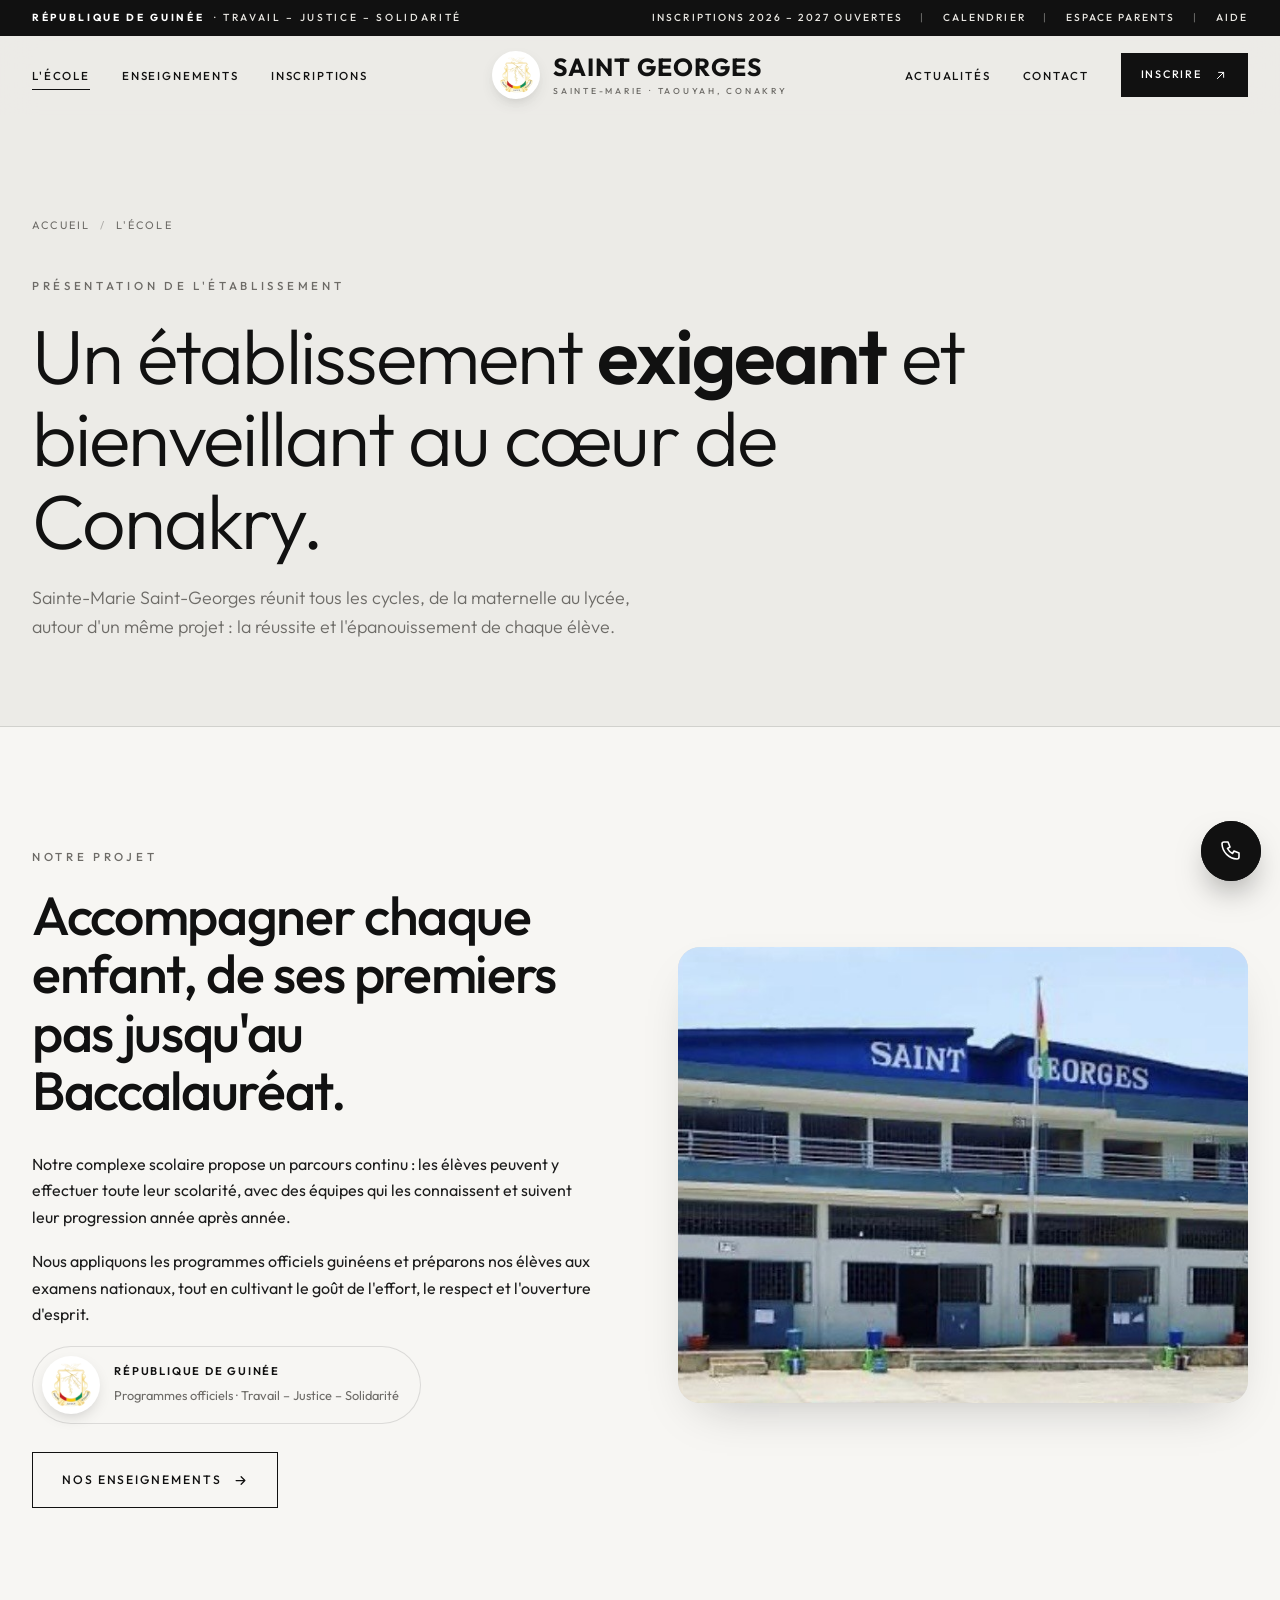
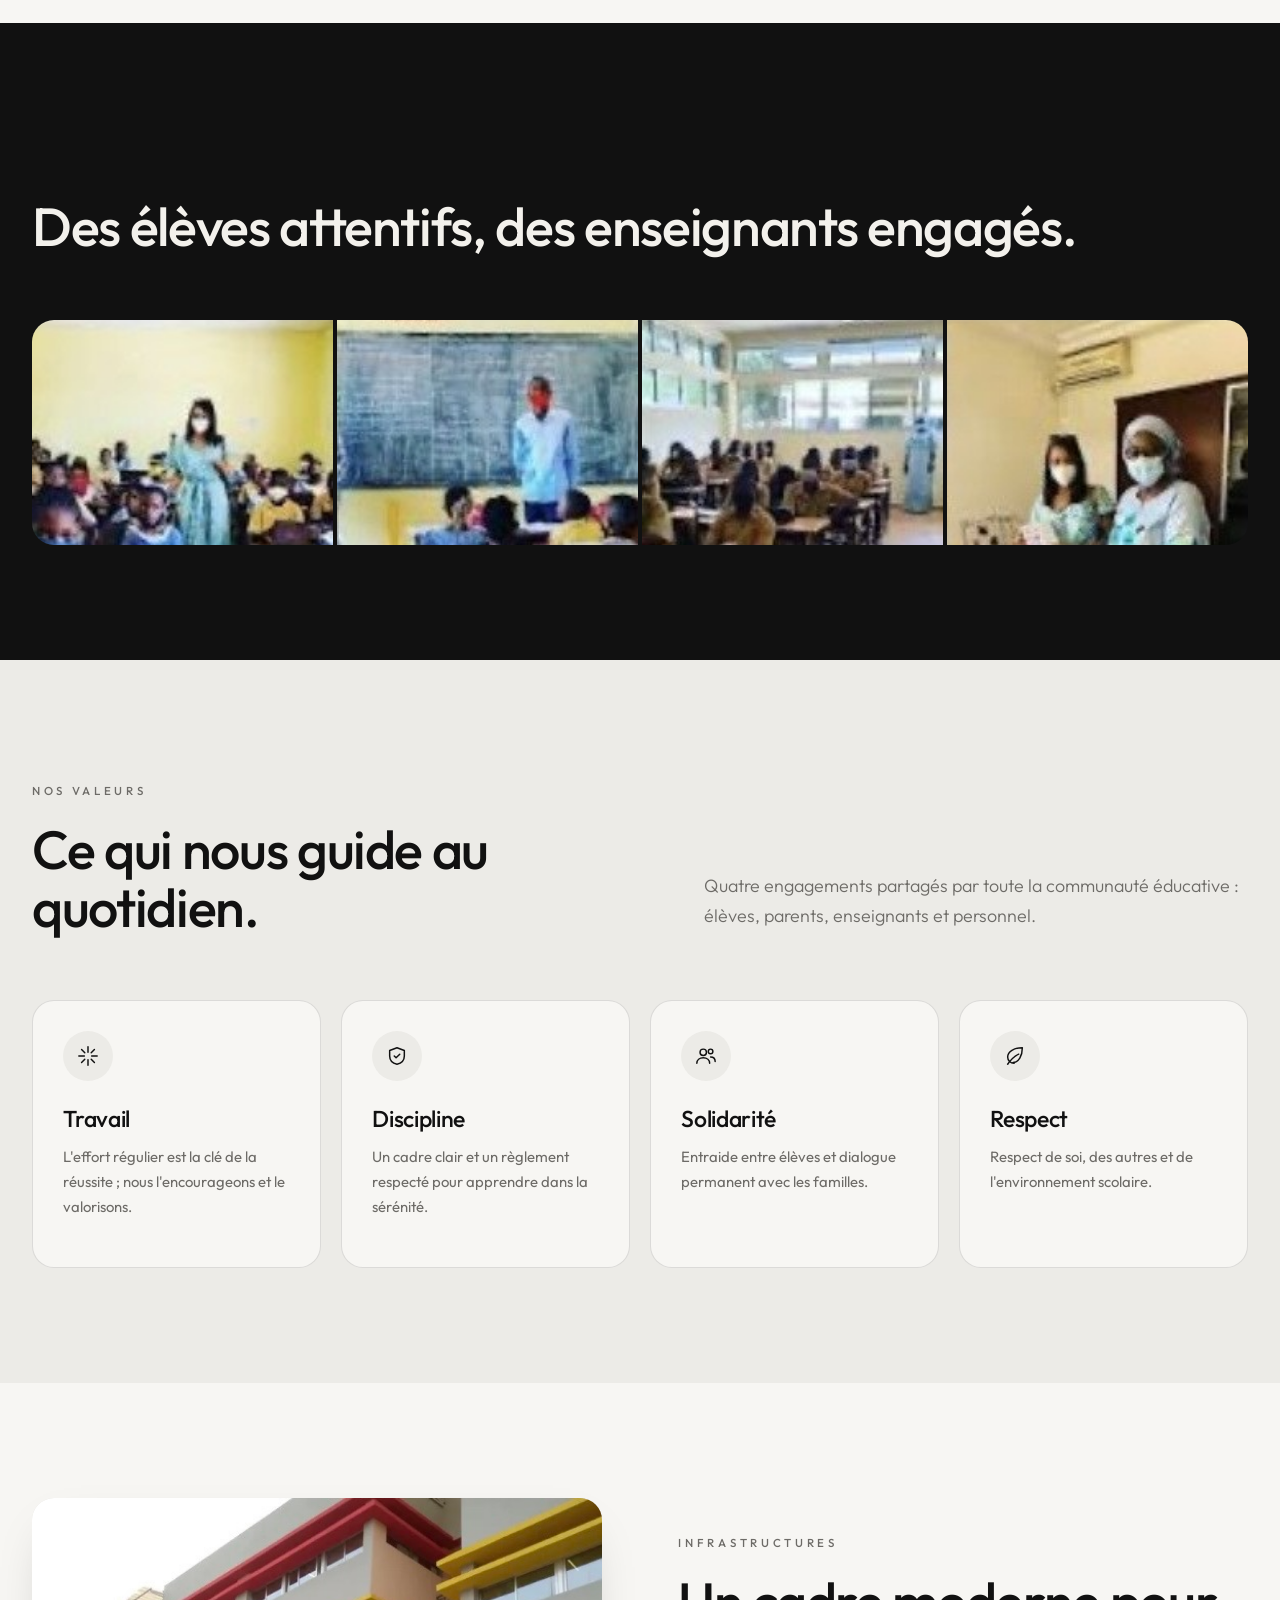
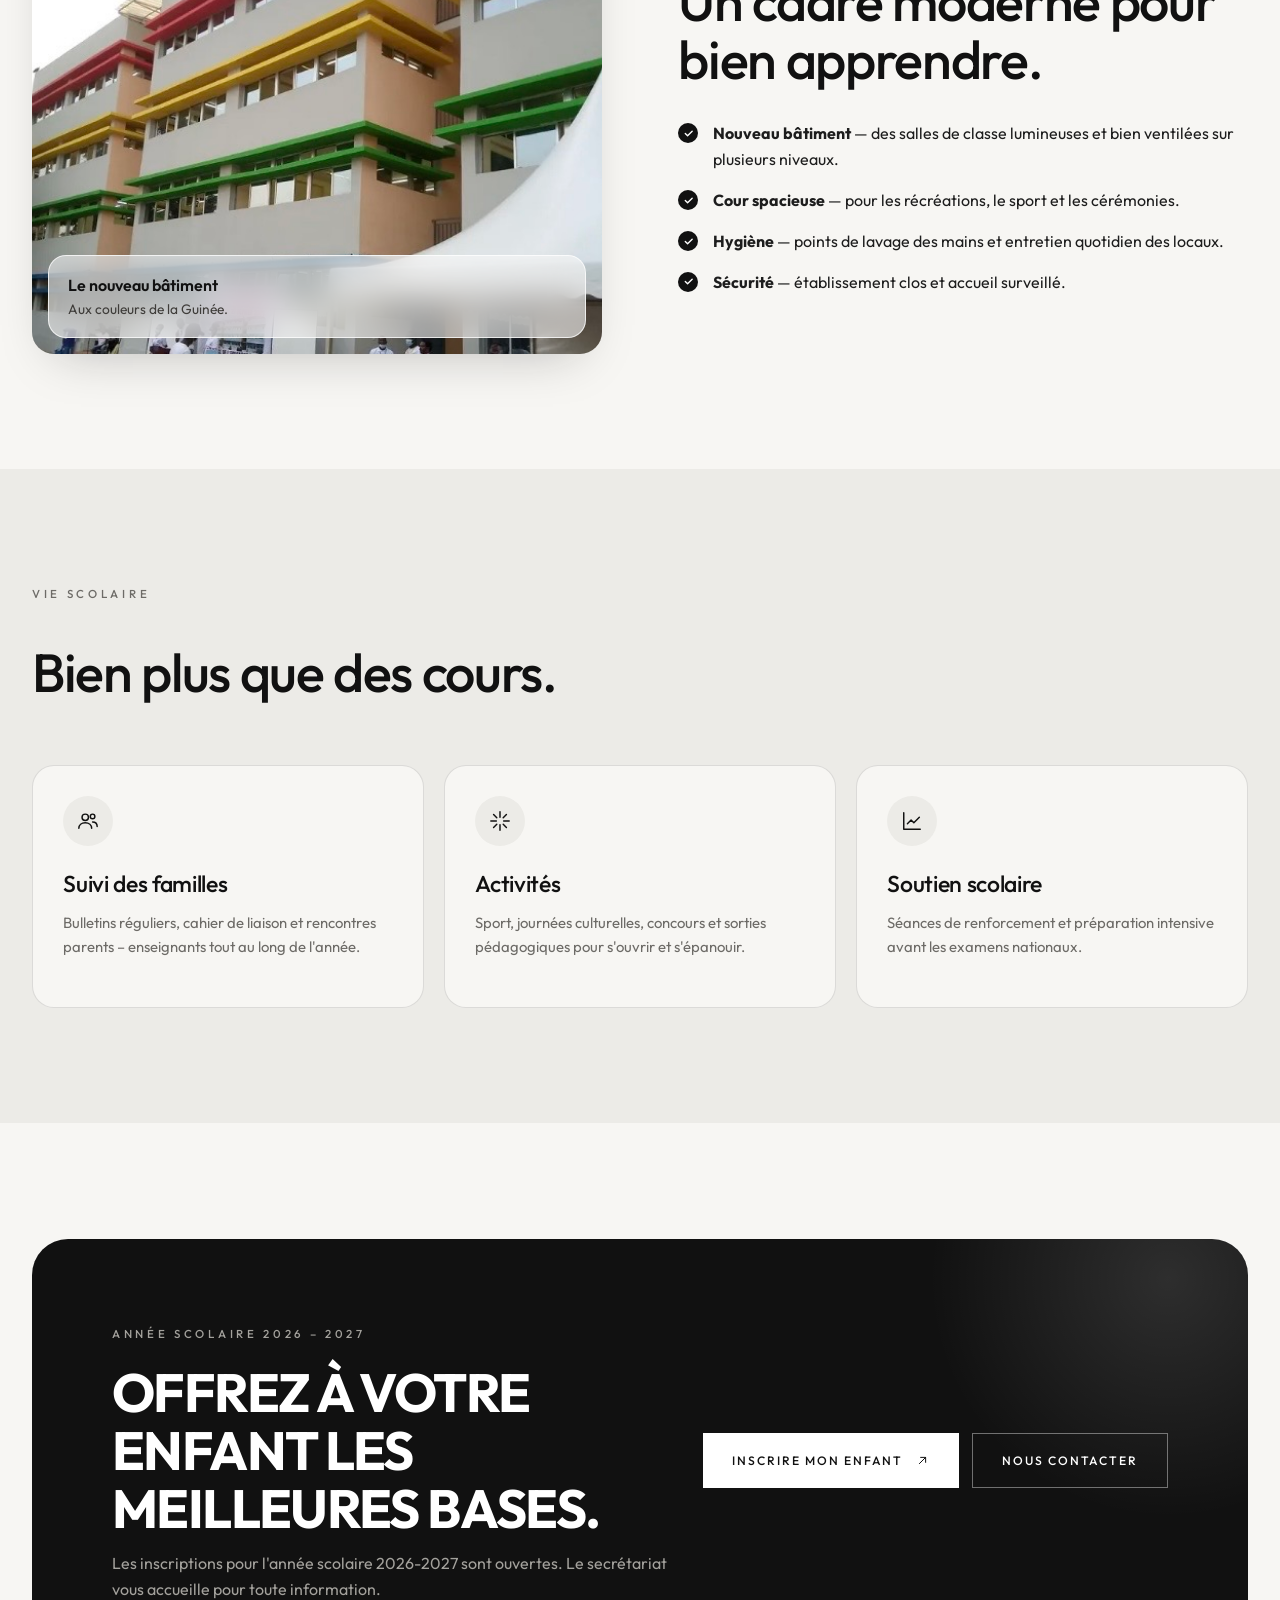
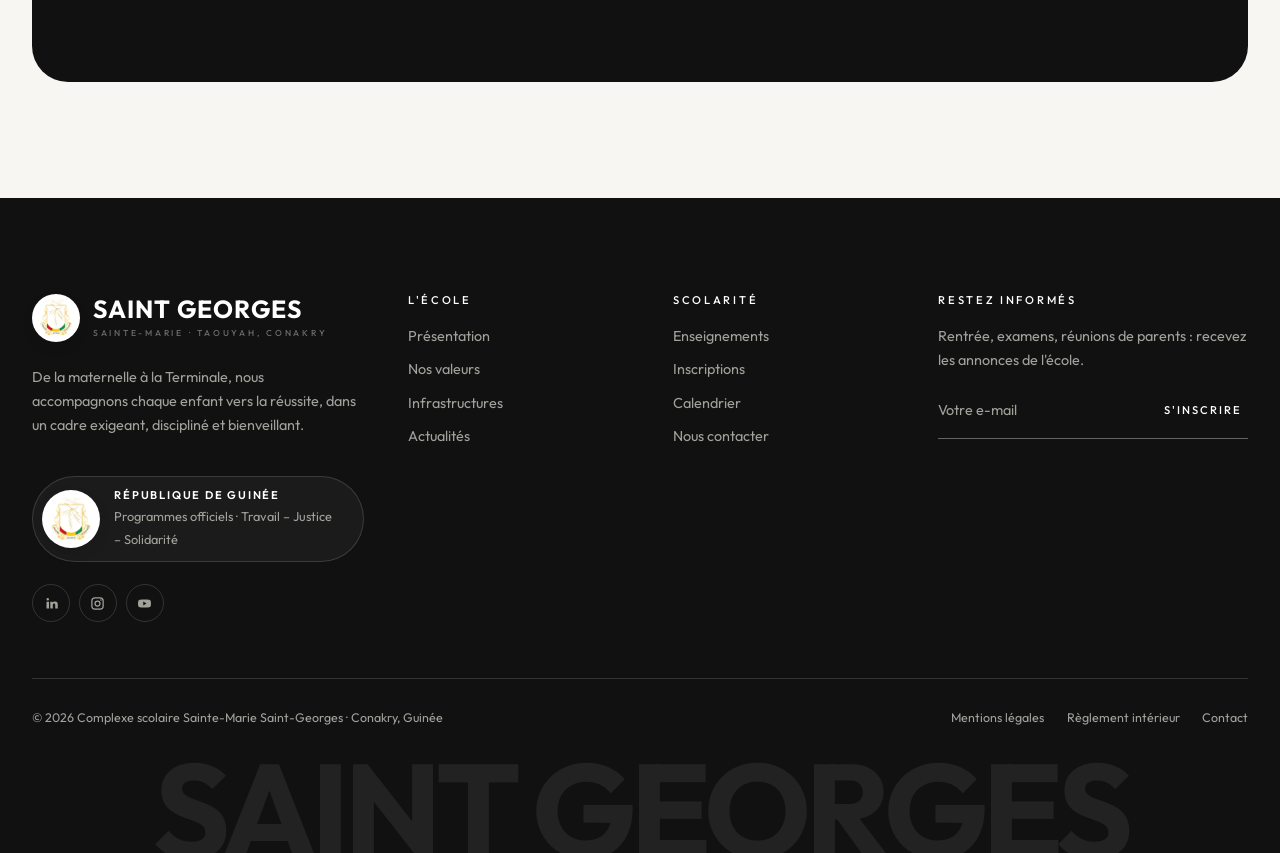
<file: ecole.html>
<!doctype html>
<html lang="fr" class="no-js">
<head>
  <meta charset="utf-8">
  <meta name="viewport" content="width=device-width, initial-scale=1">
  <title>L'École — Complexe scolaire Sainte-Marie Saint-Georges</title>
  <meta name="description" content="Présentation, valeurs, infrastructures et vie scolaire.">
  <meta name="theme-color" content="#ecebe7">
  <meta property="og:title" content="L'École — Complexe scolaire Sainte-Marie Saint-Georges">
  <meta property="og:description" content="Présentation, valeurs, infrastructures et vie scolaire.">
  <meta property="og:type" content="website">
  <link rel="icon" href="assets/favicon.svg" type="image/svg+xml">
  <link rel="preconnect" href="https://fonts.googleapis.com">
  <link rel="preconnect" href="https://fonts.gstatic.com" crossorigin>
  <link href="https://fonts.googleapis.com/css2?family=Outfit:wght@300;400;500;600;700&display=swap" rel="stylesheet">
  <link rel="stylesheet" href="css/style.css">
</head>
<body>
  <a class="skip-link" href="#contenu">Aller au contenu</a>
  <div class="topbar"><div class="container"><span class="topbar__rep"><b>République de Guinée</b> · Travail – Justice – Solidarité</span>
    <ul><li><a href="admission.html">Inscriptions 2026 – 2027 ouvertes</a></li><li><a href="admission.html#calendrier">Calendrier</a></li><li><a href="contact.html">Espace parents</a></li><li><a href="contact.html">Aide</a></li></ul></div></div>
  <header class="site-header">
    <div class="container nav">
      <a class="logo" href="index.html" aria-label="Complexe scolaire Sainte-Marie Saint-Georges — accueil"><span class="seal seal--logo"><img src="assets/img/armoiries.png" alt="Armoiries de la République de Guinée"></span><span class="logo__text"><span class="logo__name">Saint Georges</span><span class="logo__tag">Sainte-Marie · Taouyah, Conakry</span></span></a>
      <button class="nav__toggle" type="button" aria-expanded="false" aria-controls="nav-panel" aria-label="Ouvrir le menu"><span></span><span></span><span></span></button>
      <nav class="nav__panel" id="nav-panel" aria-label="Navigation principale">
        <ul class="nav__menu nav__menu--left"><li><a class="nav__link" href="ecole.html" aria-current="page">L'École</a></li><li><a class="nav__link" href="formations.html">Enseignements</a></li><li><a class="nav__link" href="admission.html">Inscriptions</a></li></ul>
        <ul class="nav__menu nav__menu--right"><li><a class="nav__link" href="actualites.html">Actualités</a></li><li><a class="nav__link" href="contact.html">Contact</a></li><li><a class="btn nav__cta" href="admission.html#inscrire">Inscrire <svg viewBox="0 0 24 24" fill="none" stroke="currentColor" stroke-width="1.6" stroke-linecap="round" stroke-linejoin="round" aria-hidden="true"><path d="M7 17L17 7M9 7h8v8"/></svg></a></li></ul>
      </nav>
    </div>
  </header>

  <main id="contenu">
    <section class="page-hero">
      <div class="container">
        <ol class="breadcrumb reveal"><li><a href="index.html">Accueil</a></li><li aria-current="page">L'École</li></ol>
        <span class="eyebrow reveal">Présentation de l'établissement</span>
        <h1 class="reveal" data-delay="1">Un établissement <em>exigeant</em> et bienveillant au cœur de Conakry.</h1>
        <p class="lead reveal" data-delay="2">Sainte-Marie Saint-Georges réunit tous les cycles, de la maternelle au lycée, autour d'un même projet : la réussite et l'épanouissement de chaque élève.</p>
      </div>
    </section>

    <section class="section section--paper">
      <div class="container split">
        <div>
          <span class="eyebrow reveal">Notre projet</span>
          <h2 class="reveal" data-delay="1">Accompagner chaque enfant, de ses premiers pas jusqu'au Baccalauréat.</h2>
          <p class="reveal" data-delay="2">Notre complexe scolaire propose un parcours continu : les élèves peuvent y effectuer toute leur scolarité, avec des équipes qui les connaissent et suivent leur progression année après année.</p>
          <p class="reveal" data-delay="2">Nous appliquons les programmes officiels guinéens et préparons nos élèves aux examens nationaux, tout en cultivant le goût de l'effort, le respect et l'ouverture d'esprit.</p>
          <div class="reveal" data-delay="2"><div class="official"><span class="seal "><img src="assets/img/armoiries.png" alt="Armoiries de la République de Guinée"></span><div><strong>République de Guinée</strong><span>Programmes officiels · Travail – Justice – Solidarité</span></div></div></div>
          <a class="btn btn--ghost reveal" data-delay="3" href="formations.html">Nos enseignements <svg viewBox="0 0 24 24" fill="none" stroke="currentColor" stroke-width="2" stroke-linecap="round" stroke-linejoin="round" aria-hidden="true"><path d="M5 12h14M13 6l6 6-6 6"/></svg></a>
        </div>
        <div class="reveal" data-delay="1"><div class="media"><img class="photo" src="assets/img/facade-batiment.jpg" alt="Façade de l'école Saint-Georges" loading="lazy" style="object-position:center 30%"></div></div>
      </div>
    </section>

    <section class="section section--dark">
      <div class="container">
        <div class="section-head"><span class="eyebrow reveal">En classe</span><h2 class="reveal" data-delay="1">Des élèves attentifs, des enseignants engagés.</h2></div>
        <div class="photo-band reveal"><img class="photo" src="assets/img/classe-1.jpg" alt="Élèves et enseignants en classe" loading="lazy" style="object-position:center"><img class="photo" src="assets/img/classe-2.jpg" alt="Élèves et enseignants en classe" loading="lazy" style="object-position:center"><img class="photo" src="assets/img/classe-3.jpg" alt="Élèves et enseignants en classe" loading="lazy" style="object-position:center"><img class="photo" src="assets/img/classe-4.jpg" alt="Élèves et enseignants en classe" loading="lazy" style="object-position:center"></div>
      </div>
    </section>

    <section class="section" id="valeurs">
      <div class="container">
        <div class="section-head section-head--split">
          <div><span class="eyebrow reveal">Nos valeurs</span><h2 class="reveal" data-delay="1">Ce qui nous guide au quotidien.</h2></div>
          <p class="lead reveal" data-delay="2">Quatre engagements partagés par toute la communauté éducative : élèves, parents, enseignants et personnel.</p>
        </div>
        <div class="grid grid--4">
          <article class="card reveal"><div class="card__icon"><svg viewBox="0 0 24 24" fill="none" stroke="currentColor" stroke-width="1.6" stroke-linecap="round" stroke-linejoin="round" aria-hidden="true"><path d="M12 2v6M12 16v6M2 12h6M16 12h6M5 5l3.5 3.5M15.5 15.5L19 19M5 19l3.5-3.5M15.5 8.5L19 5"/></svg></div><h3>Travail</h3><p>L'effort régulier est la clé de la réussite ; nous l'encourageons et le valorisons.</p></article>
          <article class="card reveal" data-delay="1"><div class="card__icon"><svg viewBox="0 0 24 24" fill="none" stroke="currentColor" stroke-width="1.6" stroke-linecap="round" stroke-linejoin="round" aria-hidden="true"><path d="M12 3l8 3v6c0 5-3.5 8-8 9-4.5-1-8-4-8-9V6z"/><path d="M9 12l2 2 4-4"/></svg></div><h3>Discipline</h3><p>Un cadre clair et un règlement respecté pour apprendre dans la sérénité.</p></article>
          <article class="card reveal" data-delay="2"><div class="card__icon"><svg viewBox="0 0 24 24" fill="none" stroke="currentColor" stroke-width="1.6" stroke-linecap="round" stroke-linejoin="round" aria-hidden="true"><circle cx="9" cy="8" r="3.5"/><path d="M2 20c0-3.5 3-6 7-6s7 2.5 7 6"/><circle cx="17" cy="7" r="2.5"/><path d="M17 13c3 0 5 2 5 5"/></svg></div><h3>Solidarité</h3><p>Entraide entre élèves et dialogue permanent avec les familles.</p></article>
          <article class="card reveal" data-delay="3"><div class="card__icon"><svg viewBox="0 0 24 24" fill="none" stroke="currentColor" stroke-width="1.6" stroke-linecap="round" stroke-linejoin="round" aria-hidden="true"><path d="M11 20A7 7 0 014 13c0-6 7-10 16-10 0 9-4 16-10 16z"/><path d="M4 21c4-6 8-9 12-11"/></svg></div><h3>Respect</h3><p>Respect de soi, des autres et de l'environnement scolaire.</p></article>
        </div>
      </div>
    </section>

    <section class="section section--paper" id="infrastructures">
      <div class="container split split--reverse">
        <div>
          <span class="eyebrow reveal">Infrastructures</span>
          <h2 class="reveal" data-delay="1">Un cadre moderne pour bien apprendre.</h2>
          <ul class="checklist reveal" data-delay="2">
            <li><span><strong>Nouveau bâtiment</strong> — des salles de classe lumineuses et bien ventilées sur plusieurs niveaux.</span></li>
            <li><span><strong>Cour spacieuse</strong> — pour les récréations, le sport et les cérémonies.</span></li>
            <li><span><strong>Hygiène</strong> — points de lavage des mains et entretien quotidien des locaux.</span></li>
            <li><span><strong>Sécurité</strong> — établissement clos et accueil surveillé.</span></li>
          </ul>
        </div>
        <div class="reveal" data-delay="1"><div class="media"><img class="photo" src="assets/img/batiment.jpg" alt="Le nouveau bâtiment aux couleurs vives" loading="lazy" style="object-position:center"><div class="media__caption"><strong>Le nouveau bâtiment</strong>Aux couleurs de la Guinée.</div></div></div>
      </div>
    </section>

    <section class="section">
      <div class="container">
        <div class="section-head"><span class="eyebrow reveal">Vie scolaire</span><h2 class="reveal" data-delay="1">Bien plus que des cours.</h2></div>
        <div class="grid grid--3">
          <article class="card reveal"><div class="card__icon"><svg viewBox="0 0 24 24" fill="none" stroke="currentColor" stroke-width="1.6" stroke-linecap="round" stroke-linejoin="round" aria-hidden="true"><circle cx="9" cy="8" r="3.5"/><path d="M2 20c0-3.5 3-6 7-6s7 2.5 7 6"/><circle cx="17" cy="7" r="2.5"/><path d="M17 13c3 0 5 2 5 5"/></svg></div><h3>Suivi des familles</h3><p>Bulletins réguliers, cahier de liaison et rencontres parents – enseignants tout au long de l'année.</p></article>
          <article class="card reveal" data-delay="1"><div class="card__icon"><svg viewBox="0 0 24 24" fill="none" stroke="currentColor" stroke-width="1.6" stroke-linecap="round" stroke-linejoin="round" aria-hidden="true"><path d="M12 2v6M12 16v6M2 12h6M16 12h6M5 5l3.5 3.5M15.5 15.5L19 19M5 19l3.5-3.5M15.5 8.5L19 5"/></svg></div><h3>Activités</h3><p>Sport, journées culturelles, concours et sorties pédagogiques pour s'ouvrir et s'épanouir.</p></article>
          <article class="card reveal" data-delay="2"><div class="card__icon"><svg viewBox="0 0 24 24" fill="none" stroke="currentColor" stroke-width="1.6" stroke-linecap="round" stroke-linejoin="round" aria-hidden="true"><path d="M3 3v18h18"/><path d="M7 15l4-4 3 3 6-6"/></svg></div><h3>Soutien scolaire</h3><p>Séances de renforcement et préparation intensive avant les examens nationaux.</p></article>
        </div>
      </div>
    </section>

    <section class="section section--paper">
      <div class="container">
        <div class="cta reveal">
          <div>
            <span class="eyebrow">Année scolaire 2026 – 2027</span>
            <h2>Offrez à votre enfant les meilleures bases.</h2>
            <p>Les inscriptions pour l'année scolaire 2026-2027 sont ouvertes. Le secrétariat vous accueille pour toute information.</p>
          </div>
          <div class="cta__actions">
            <a class="btn btn--light" href="admission.html#inscrire">Inscrire mon enfant <svg viewBox="0 0 24 24" fill="none" stroke="currentColor" stroke-width="1.6" stroke-linecap="round" stroke-linejoin="round" aria-hidden="true"><path d="M7 17L17 7M9 7h8v8"/></svg></a>
            <a class="btn btn--ghost-light" href="contact.html">Nous contacter</a>
          </div>
        </div>
      </div>
    </section>
  </main>

  <footer class="site-footer">
    <div class="container">
      <div class="footer__top">
        <div class="footer__about">
          <a class="logo" href="index.html"><span class="seal seal--logo"><img src="assets/img/armoiries.png" alt="Armoiries de la République de Guinée"></span><span class="logo__text"><span class="logo__name">Saint Georges</span><span class="logo__tag">Sainte-Marie · Taouyah, Conakry</span></span></a>
          <p>De la maternelle à la Terminale, nous accompagnons chaque enfant vers la réussite, dans un cadre exigeant, discipliné et bienveillant.</p>
          <div class="official official--dark"><span class="seal "><img src="assets/img/armoiries.png" alt="Armoiries de la République de Guinée"></span><div><strong>République de Guinée</strong><span>Programmes officiels · Travail – Justice – Solidarité</span></div></div>
          <div class="socials"><a href="#" aria-label="LinkedIn"><svg viewBox="0 0 24 24" aria-hidden="true"><path d="M4 9h4v11H4zM6 3a2 2 0 110 4 2 2 0 010-4zM10 9h4v1.6c.6-1 1.9-1.9 3.8-1.9 3.6 0 4.2 2.3 4.2 5.4V20h-4v-5.2c0-1.3 0-2.9-1.8-2.9s-2.1 1.4-2.1 2.8V20h-4z" fill="currentColor"/></svg></a><a href="#" aria-label="Instagram"><svg viewBox="0 0 24 24" aria-hidden="true"><rect x="3" y="3" width="18" height="18" rx="5" fill="none" stroke="currentColor" stroke-width="2"/><circle cx="12" cy="12" r="4" fill="none" stroke="currentColor" stroke-width="2"/><circle cx="17.5" cy="6.5" r="1.2" fill="currentColor"/></svg></a><a href="#" aria-label="YouTube"><svg viewBox="0 0 24 24" aria-hidden="true"><path d="M22 8.2a3 3 0 00-2.1-2.1C18 5.6 12 5.6 12 5.6s-6 0-7.9.5A3 3 0 002 8.2 31 31 0 001.6 12 31 31 0 002 15.8a3 3 0 002.1 2.1c1.9.5 7.9.5 7.9.5s6 0 7.9-.5a3 3 0 002.1-2.1 31 31 0 00.4-3.8 31 31 0 00-.4-3.8zM10 15.2V8.8l5.2 3.2z" fill="currentColor"/></svg></a></div>
        </div>
        <div>
          <h2 class="footer__title">L'école</h2>
          <ul class="footer__links"><li><a href="ecole.html">Présentation</a></li><li><a href="ecole.html#valeurs">Nos valeurs</a></li><li><a href="ecole.html#infrastructures">Infrastructures</a></li><li><a href="actualites.html">Actualités</a></li></ul>
        </div>
        <div>
          <h2 class="footer__title">Scolarité</h2>
          <ul class="footer__links"><li><a href="formations.html">Enseignements</a></li><li><a href="admission.html">Inscriptions</a></li><li><a href="admission.html#calendrier">Calendrier</a></li><li><a href="contact.html">Nous contacter</a></li></ul>
        </div>
        <div>
          <h2 class="footer__title">Restez informés</h2>
          <p>Rentrée, examens, réunions de parents : recevez les annonces de l'école.</p>
          <form class="newsletter" novalidate>
            <label for="nl-ecole.html" style="position:absolute;width:1px;height:1px;overflow:hidden;clip:rect(0 0 0 0)">Adresse e-mail</label>
            <input id="nl-ecole.html" type="email" placeholder="Votre e-mail" autocomplete="email">
            <button type="submit">S'inscrire</button>
          </form>
          <p class="newsletter-msg" role="status" aria-live="polite"></p>
        </div>
      </div>
      <div class="footer__bottom">
        <p>© <span data-year>2026</span> Complexe scolaire Sainte-Marie Saint-Georges · Conakry, Guinée</p>
        <ul><li><a href="#">Mentions légales</a></li><li><a href="#">Règlement intérieur</a></li><li><a href="contact.html">Contact</a></li></ul>
      </div>
      <p class="footer__wordmark" style="--chars:14" aria-hidden="true">Saint Georges</p>
    </div>
  </footer>

  <button class="back-to-top" type="button" aria-label="Retour en haut de page"><svg viewBox="0 0 24 24" fill="none" stroke="currentColor" stroke-width="1.6" stroke-linecap="round" stroke-linejoin="round" aria-hidden="true"><path d="M12 19V5M5 12l7-7 7 7"/></svg></button>
  <a class="fab" href="tel:+224" aria-label="Appeler l'école"><svg viewBox="0 0 24 24" fill="none" stroke="currentColor" stroke-width="1.6" stroke-linecap="round" stroke-linejoin="round" aria-hidden="true"><path d="M5 3h4l2 5-2.5 1.5a11 11 0 005 5L15 12l5 2v4a2 2 0 01-2 2A16 16 0 013 5a2 2 0 012-2z"/></svg></a>
  <script src="js/main.js" defer></script>
</body>
</html>
</file>
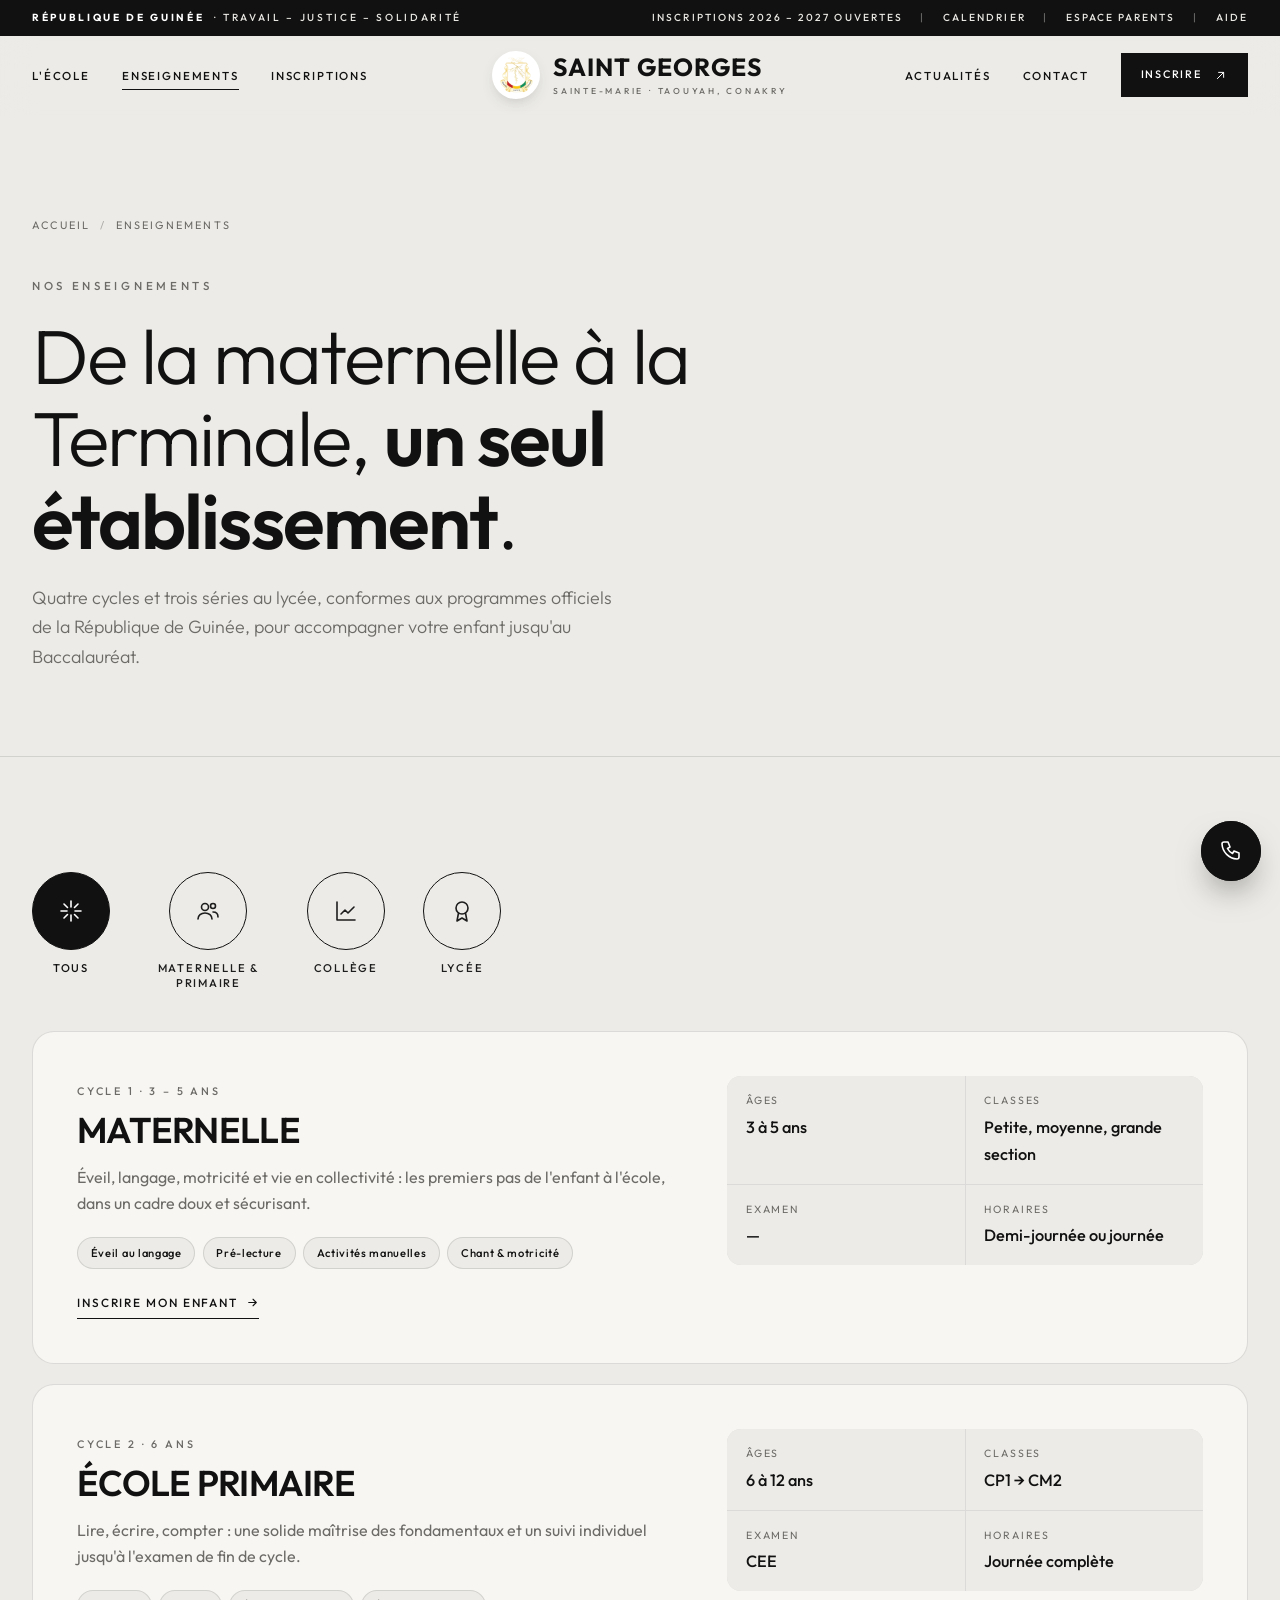
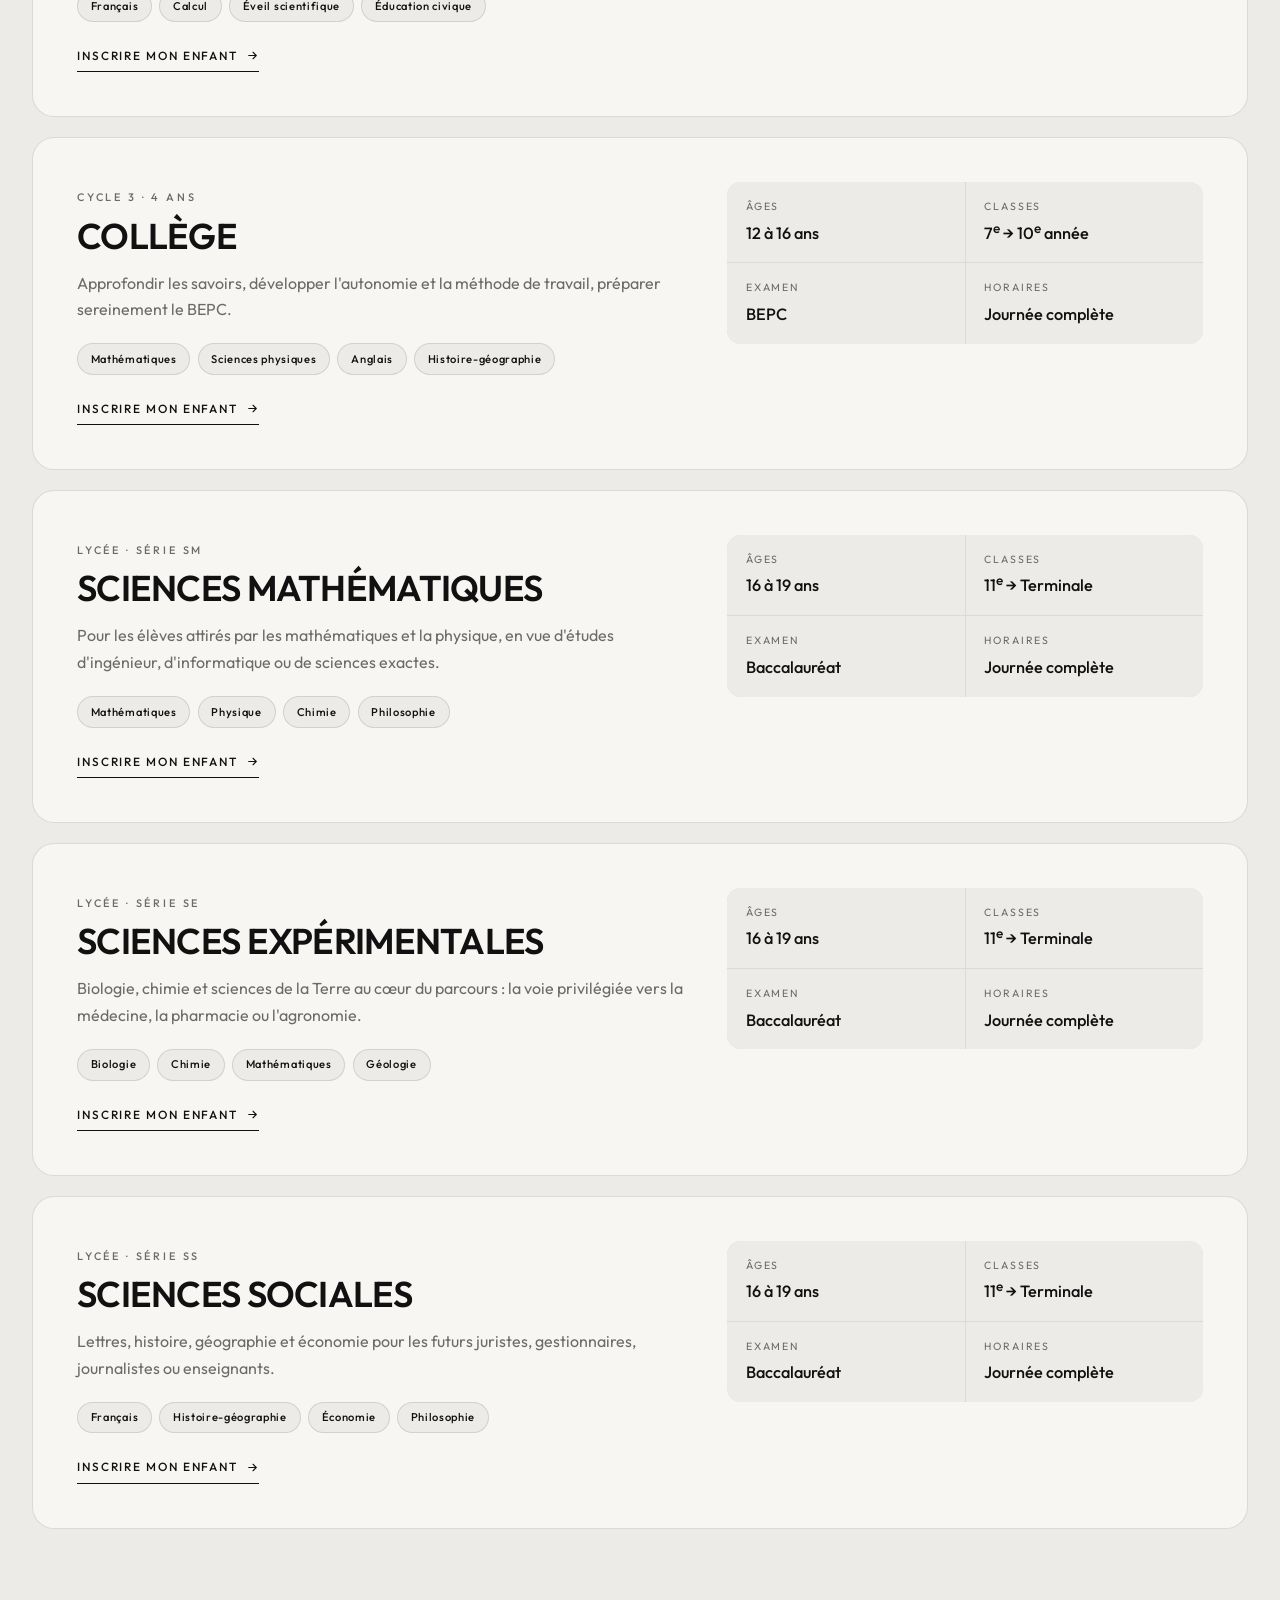
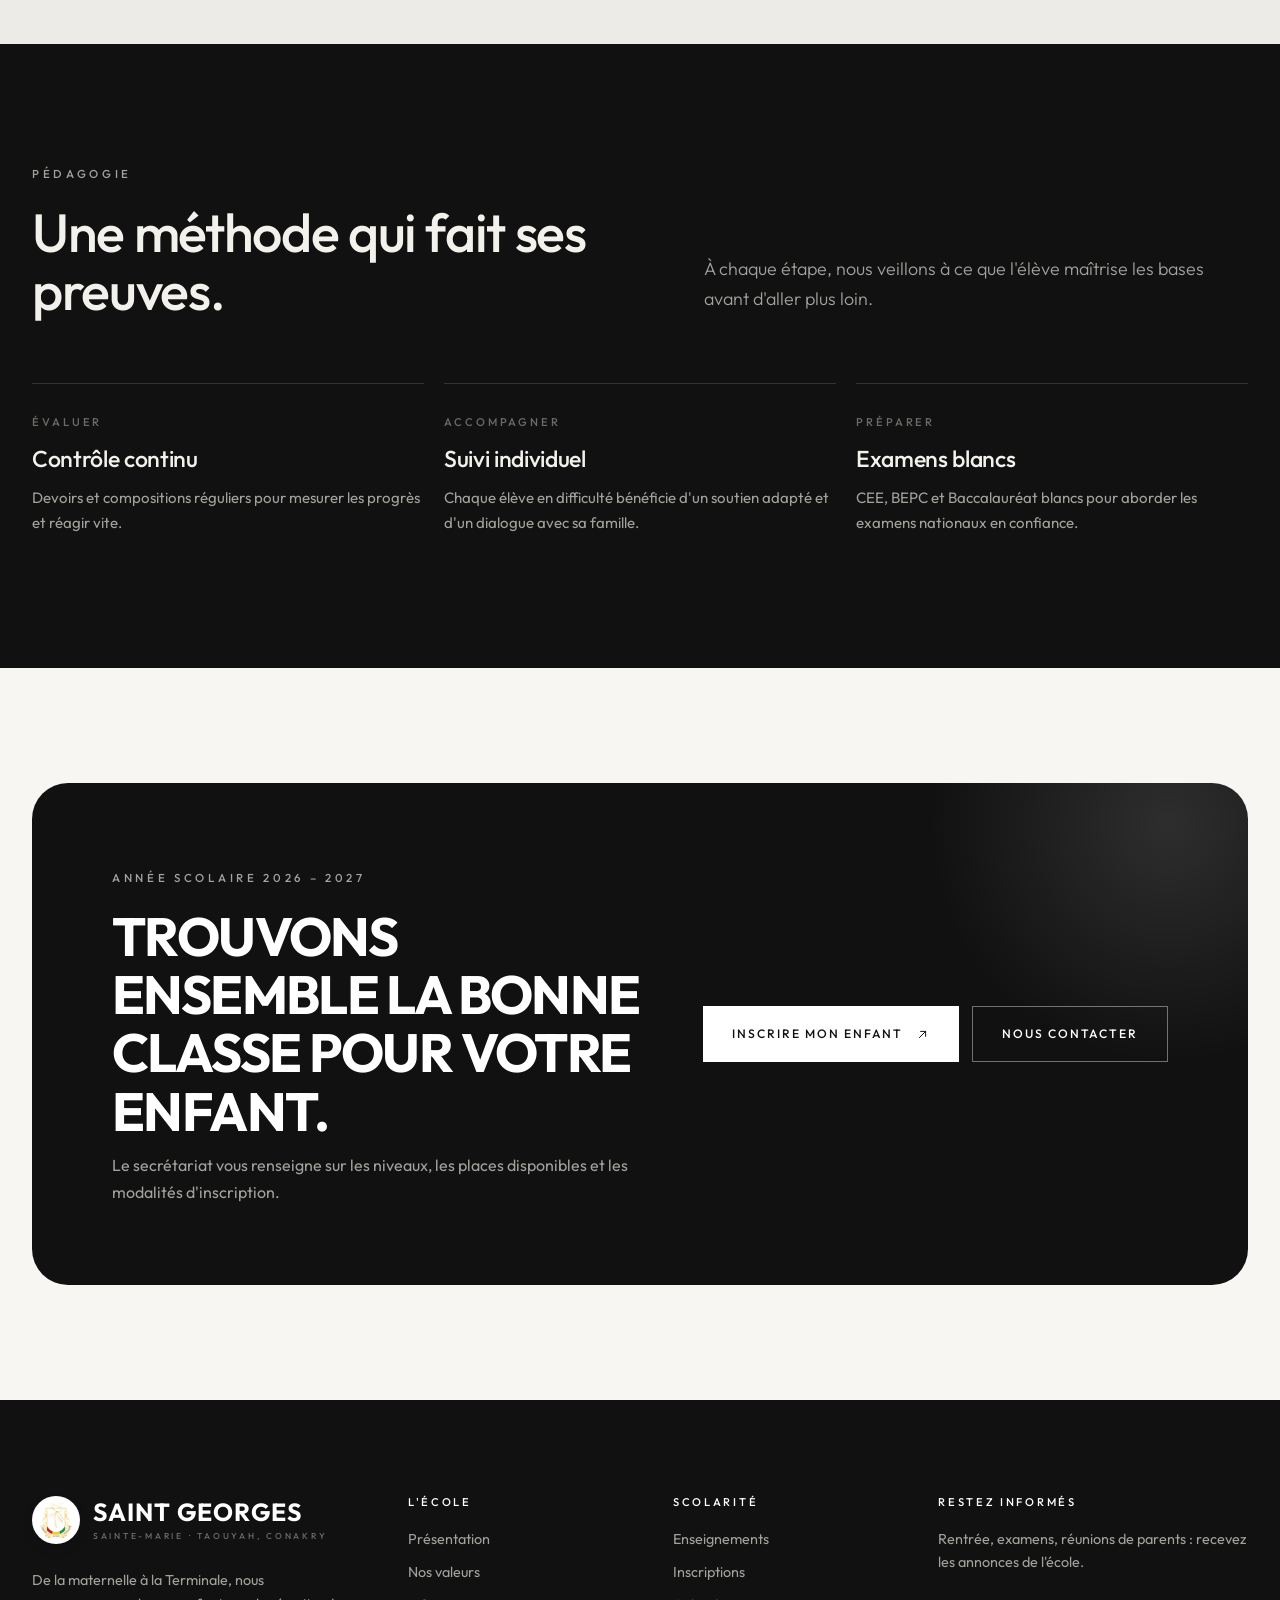
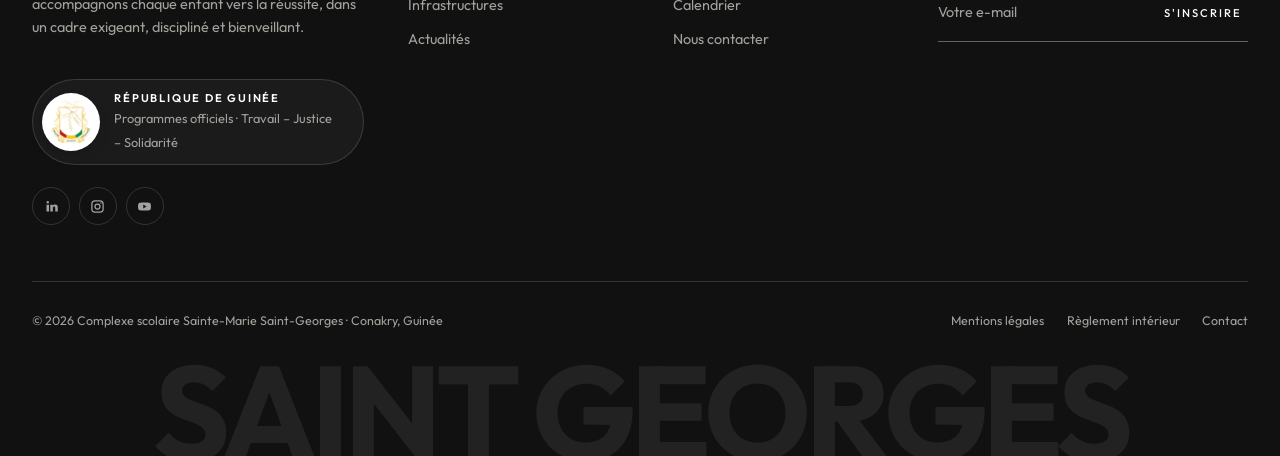
<file: formations.html>
<!doctype html>
<html lang="fr" class="no-js">
<head>
  <meta charset="utf-8">
  <meta name="viewport" content="width=device-width, initial-scale=1">
  <title>Enseignements — Complexe scolaire Sainte-Marie Saint-Georges</title>
  <meta name="description" content="Maternelle, primaire, collège et lycée (SM, SE, SS).">
  <meta name="theme-color" content="#ecebe7">
  <meta property="og:title" content="Enseignements — Complexe scolaire Sainte-Marie Saint-Georges">
  <meta property="og:description" content="Maternelle, primaire, collège et lycée (SM, SE, SS).">
  <meta property="og:type" content="website">
  <link rel="icon" href="assets/favicon.svg" type="image/svg+xml">
  <link rel="preconnect" href="https://fonts.googleapis.com">
  <link rel="preconnect" href="https://fonts.gstatic.com" crossorigin>
  <link href="https://fonts.googleapis.com/css2?family=Outfit:wght@300;400;500;600;700&display=swap" rel="stylesheet">
  <link rel="stylesheet" href="css/style.css">
</head>
<body>
  <a class="skip-link" href="#contenu">Aller au contenu</a>
  <div class="topbar"><div class="container"><span class="topbar__rep"><b>République de Guinée</b> · Travail – Justice – Solidarité</span>
    <ul><li><a href="admission.html">Inscriptions 2026 – 2027 ouvertes</a></li><li><a href="admission.html#calendrier">Calendrier</a></li><li><a href="contact.html">Espace parents</a></li><li><a href="contact.html">Aide</a></li></ul></div></div>
  <header class="site-header">
    <div class="container nav">
      <a class="logo" href="index.html" aria-label="Complexe scolaire Sainte-Marie Saint-Georges — accueil"><span class="seal seal--logo"><img src="assets/img/armoiries.png" alt="Armoiries de la République de Guinée"></span><span class="logo__text"><span class="logo__name">Saint Georges</span><span class="logo__tag">Sainte-Marie · Taouyah, Conakry</span></span></a>
      <button class="nav__toggle" type="button" aria-expanded="false" aria-controls="nav-panel" aria-label="Ouvrir le menu"><span></span><span></span><span></span></button>
      <nav class="nav__panel" id="nav-panel" aria-label="Navigation principale">
        <ul class="nav__menu nav__menu--left"><li><a class="nav__link" href="ecole.html">L'École</a></li><li><a class="nav__link" href="formations.html" aria-current="page">Enseignements</a></li><li><a class="nav__link" href="admission.html">Inscriptions</a></li></ul>
        <ul class="nav__menu nav__menu--right"><li><a class="nav__link" href="actualites.html">Actualités</a></li><li><a class="nav__link" href="contact.html">Contact</a></li><li><a class="btn nav__cta" href="admission.html#inscrire">Inscrire <svg viewBox="0 0 24 24" fill="none" stroke="currentColor" stroke-width="1.6" stroke-linecap="round" stroke-linejoin="round" aria-hidden="true"><path d="M7 17L17 7M9 7h8v8"/></svg></a></li></ul>
      </nav>
    </div>
  </header>

  <main id="contenu">
    <section class="page-hero">
      <div class="container">
        <ol class="breadcrumb reveal"><li><a href="index.html">Accueil</a></li><li aria-current="page">Enseignements</li></ol>
        <span class="eyebrow reveal">Nos enseignements</span>
        <h1 class="reveal" data-delay="1">De la maternelle à la Terminale, <em>un seul établissement</em>.</h1>
        <p class="lead reveal" data-delay="2">Quatre cycles et trois séries au lycée, conformes aux programmes officiels de la République de Guinée, pour accompagner votre enfant jusqu'au Baccalauréat.</p>
      </div>
    </section>

    <section class="section">
      <div class="container">
        <div class="filters filters--circles reveal" role="group" aria-label="Filtrer par cycle"><button class="filter filter--circle is-active" type="button" data-filter="all" aria-pressed="true"><span class="filter__dot"><svg viewBox="0 0 24 24" fill="none" stroke="currentColor" stroke-width="1.6" stroke-linecap="round" stroke-linejoin="round" aria-hidden="true"><path d="M12 2v6M12 16v6M2 12h6M16 12h6M5 5l3.5 3.5M15.5 15.5L19 19M5 19l3.5-3.5M15.5 8.5L19 5"/></svg></span><span>Tous</span></button><button class="filter filter--circle" type="button" data-filter="primaire" aria-pressed="false"><span class="filter__dot"><svg viewBox="0 0 24 24" fill="none" stroke="currentColor" stroke-width="1.6" stroke-linecap="round" stroke-linejoin="round" aria-hidden="true"><circle cx="9" cy="8" r="3.5"/><path d="M2 20c0-3.5 3-6 7-6s7 2.5 7 6"/><circle cx="17" cy="7" r="2.5"/><path d="M17 13c3 0 5 2 5 5"/></svg></span><span>Maternelle &amp; primaire</span></button><button class="filter filter--circle" type="button" data-filter="college" aria-pressed="false"><span class="filter__dot"><svg viewBox="0 0 24 24" fill="none" stroke="currentColor" stroke-width="1.6" stroke-linecap="round" stroke-linejoin="round" aria-hidden="true"><path d="M3 3v18h18"/><path d="M7 15l4-4 3 3 6-6"/></svg></span><span>Collège</span></button><button class="filter filter--circle" type="button" data-filter="lycee" aria-pressed="false"><span class="filter__dot"><svg viewBox="0 0 24 24" fill="none" stroke="currentColor" stroke-width="1.6" stroke-linecap="round" stroke-linejoin="round" aria-hidden="true"><circle cx="12" cy="9" r="6"/><path d="M8.5 14L7 22l5-3 5 3-1.5-8"/></svg></span><span>Lycée</span></button></div>
        <div class="programs">
          <article class="program reveal" data-category="primaire">
            <div>
              <span class="program__level">Cycle 1 · 3 – 5 ans</span>
              <h3>Maternelle</h3>
              <p>Éveil, langage, motricité et vie en collectivité : les premiers pas de l'enfant à l'école, dans un cadre doux et sécurisant.</p>
              <ul class="program__list" aria-label="Matières clés"><li class="tag">Éveil au langage</li><li class="tag">Pré-lecture</li><li class="tag">Activités manuelles</li><li class="tag">Chant &amp; motricité</li></ul>
              <a class="link-arrow card__link" href="admission.html">Inscrire mon enfant <svg viewBox="0 0 24 24" fill="none" stroke="currentColor" stroke-width="2" stroke-linecap="round" stroke-linejoin="round" aria-hidden="true"><path d="M5 12h14M13 6l6 6-6 6"/></svg></a>
            </div>
            <dl class="program__facts"><div><dt>Âges</dt><dd>3 à 5 ans</dd></div><div><dt>Classes</dt><dd>Petite, moyenne, grande section</dd></div><div><dt>Examen</dt><dd>—</dd></div><div><dt>Horaires</dt><dd>Demi-journée ou journée</dd></div></dl>
          </article>
          <article class="program reveal" data-category="primaire">
            <div>
              <span class="program__level">Cycle 2 · 6 ans</span>
              <h3>École primaire</h3>
              <p>Lire, écrire, compter : une solide maîtrise des fondamentaux et un suivi individuel jusqu'à l'examen de fin de cycle.</p>
              <ul class="program__list" aria-label="Matières clés"><li class="tag">Français</li><li class="tag">Calcul</li><li class="tag">Éveil scientifique</li><li class="tag">Éducation civique</li></ul>
              <a class="link-arrow card__link" href="admission.html">Inscrire mon enfant <svg viewBox="0 0 24 24" fill="none" stroke="currentColor" stroke-width="2" stroke-linecap="round" stroke-linejoin="round" aria-hidden="true"><path d="M5 12h14M13 6l6 6-6 6"/></svg></a>
            </div>
            <dl class="program__facts"><div><dt>Âges</dt><dd>6 à 12 ans</dd></div><div><dt>Classes</dt><dd>CP1 → CM2</dd></div><div><dt>Examen</dt><dd>CEE</dd></div><div><dt>Horaires</dt><dd>Journée complète</dd></div></dl>
          </article>
          <article class="program reveal" data-category="college">
            <div>
              <span class="program__level">Cycle 3 · 4 ans</span>
              <h3>Collège</h3>
              <p>Approfondir les savoirs, développer l'autonomie et la méthode de travail, préparer sereinement le BEPC.</p>
              <ul class="program__list" aria-label="Matières clés"><li class="tag">Mathématiques</li><li class="tag">Sciences physiques</li><li class="tag">Anglais</li><li class="tag">Histoire-géographie</li></ul>
              <a class="link-arrow card__link" href="admission.html">Inscrire mon enfant <svg viewBox="0 0 24 24" fill="none" stroke="currentColor" stroke-width="2" stroke-linecap="round" stroke-linejoin="round" aria-hidden="true"><path d="M5 12h14M13 6l6 6-6 6"/></svg></a>
            </div>
            <dl class="program__facts"><div><dt>Âges</dt><dd>12 à 16 ans</dd></div><div><dt>Classes</dt><dd>7<sup>e</sup> → 10<sup>e</sup> année</dd></div><div><dt>Examen</dt><dd>BEPC</dd></div><div><dt>Horaires</dt><dd>Journée complète</dd></div></dl>
          </article>
          <article class="program reveal" data-category="lycee">
            <div>
              <span class="program__level">Lycée · Série SM</span>
              <h3>Sciences mathématiques</h3>
              <p>Pour les élèves attirés par les mathématiques et la physique, en vue d'études d'ingénieur, d'informatique ou de sciences exactes.</p>
              <ul class="program__list" aria-label="Matières clés"><li class="tag">Mathématiques</li><li class="tag">Physique</li><li class="tag">Chimie</li><li class="tag">Philosophie</li></ul>
              <a class="link-arrow card__link" href="admission.html">Inscrire mon enfant <svg viewBox="0 0 24 24" fill="none" stroke="currentColor" stroke-width="2" stroke-linecap="round" stroke-linejoin="round" aria-hidden="true"><path d="M5 12h14M13 6l6 6-6 6"/></svg></a>
            </div>
            <dl class="program__facts"><div><dt>Âges</dt><dd>16 à 19 ans</dd></div><div><dt>Classes</dt><dd>11<sup>e</sup> → Terminale</dd></div><div><dt>Examen</dt><dd>Baccalauréat</dd></div><div><dt>Horaires</dt><dd>Journée complète</dd></div></dl>
          </article>
          <article class="program reveal" data-category="lycee">
            <div>
              <span class="program__level">Lycée · Série SE</span>
              <h3>Sciences expérimentales</h3>
              <p>Biologie, chimie et sciences de la Terre au cœur du parcours : la voie privilégiée vers la médecine, la pharmacie ou l'agronomie.</p>
              <ul class="program__list" aria-label="Matières clés"><li class="tag">Biologie</li><li class="tag">Chimie</li><li class="tag">Mathématiques</li><li class="tag">Géologie</li></ul>
              <a class="link-arrow card__link" href="admission.html">Inscrire mon enfant <svg viewBox="0 0 24 24" fill="none" stroke="currentColor" stroke-width="2" stroke-linecap="round" stroke-linejoin="round" aria-hidden="true"><path d="M5 12h14M13 6l6 6-6 6"/></svg></a>
            </div>
            <dl class="program__facts"><div><dt>Âges</dt><dd>16 à 19 ans</dd></div><div><dt>Classes</dt><dd>11<sup>e</sup> → Terminale</dd></div><div><dt>Examen</dt><dd>Baccalauréat</dd></div><div><dt>Horaires</dt><dd>Journée complète</dd></div></dl>
          </article>
          <article class="program reveal" data-category="lycee">
            <div>
              <span class="program__level">Lycée · Série SS</span>
              <h3>Sciences sociales</h3>
              <p>Lettres, histoire, géographie et économie pour les futurs juristes, gestionnaires, journalistes ou enseignants.</p>
              <ul class="program__list" aria-label="Matières clés"><li class="tag">Français</li><li class="tag">Histoire-géographie</li><li class="tag">Économie</li><li class="tag">Philosophie</li></ul>
              <a class="link-arrow card__link" href="admission.html">Inscrire mon enfant <svg viewBox="0 0 24 24" fill="none" stroke="currentColor" stroke-width="2" stroke-linecap="round" stroke-linejoin="round" aria-hidden="true"><path d="M5 12h14M13 6l6 6-6 6"/></svg></a>
            </div>
            <dl class="program__facts"><div><dt>Âges</dt><dd>16 à 19 ans</dd></div><div><dt>Classes</dt><dd>11<sup>e</sup> → Terminale</dd></div><div><dt>Examen</dt><dd>Baccalauréat</dd></div><div><dt>Horaires</dt><dd>Journée complète</dd></div></dl>
          </article>
        </div>
      </div>
    </section>

    <section class="section section--dark">
      <div class="container">
        <div class="section-head section-head--split">
          <div><span class="eyebrow reveal">Pédagogie</span><h2 class="reveal" data-delay="1">Une méthode qui fait ses preuves.</h2></div>
          <p class="lead reveal" data-delay="2">À chaque étape, nous veillons à ce que l'élève maîtrise les bases avant d'aller plus loin.</p>
        </div>
        <div class="grid grid--3">
          <div class="feature reveal"><span class="feature__num">Évaluer</span><h3>Contrôle continu</h3><p>Devoirs et compositions réguliers pour mesurer les progrès et réagir vite.</p></div>
          <div class="feature reveal" data-delay="1"><span class="feature__num">Accompagner</span><h3>Suivi individuel</h3><p>Chaque élève en difficulté bénéficie d'un soutien adapté et d'un dialogue avec sa famille.</p></div>
          <div class="feature reveal" data-delay="2"><span class="feature__num">Préparer</span><h3>Examens blancs</h3><p>CEE, BEPC et Baccalauréat blancs pour aborder les examens nationaux en confiance.</p></div>
        </div>
      </div>
    </section>

    <section class="section section--paper">
      <div class="container">
        <div class="cta reveal">
          <div>
            <span class="eyebrow">Année scolaire 2026 – 2027</span>
            <h2>Trouvons ensemble la bonne classe pour votre enfant.</h2>
            <p>Le secrétariat vous renseigne sur les niveaux, les places disponibles et les modalités d'inscription.</p>
          </div>
          <div class="cta__actions">
            <a class="btn btn--light" href="admission.html#inscrire">Inscrire mon enfant <svg viewBox="0 0 24 24" fill="none" stroke="currentColor" stroke-width="1.6" stroke-linecap="round" stroke-linejoin="round" aria-hidden="true"><path d="M7 17L17 7M9 7h8v8"/></svg></a>
            <a class="btn btn--ghost-light" href="contact.html">Nous contacter</a>
          </div>
        </div>
      </div>
    </section>
  </main>

  <footer class="site-footer">
    <div class="container">
      <div class="footer__top">
        <div class="footer__about">
          <a class="logo" href="index.html"><span class="seal seal--logo"><img src="assets/img/armoiries.png" alt="Armoiries de la République de Guinée"></span><span class="logo__text"><span class="logo__name">Saint Georges</span><span class="logo__tag">Sainte-Marie · Taouyah, Conakry</span></span></a>
          <p>De la maternelle à la Terminale, nous accompagnons chaque enfant vers la réussite, dans un cadre exigeant, discipliné et bienveillant.</p>
          <div class="official official--dark"><span class="seal "><img src="assets/img/armoiries.png" alt="Armoiries de la République de Guinée"></span><div><strong>République de Guinée</strong><span>Programmes officiels · Travail – Justice – Solidarité</span></div></div>
          <div class="socials"><a href="#" aria-label="LinkedIn"><svg viewBox="0 0 24 24" aria-hidden="true"><path d="M4 9h4v11H4zM6 3a2 2 0 110 4 2 2 0 010-4zM10 9h4v1.6c.6-1 1.9-1.9 3.8-1.9 3.6 0 4.2 2.3 4.2 5.4V20h-4v-5.2c0-1.3 0-2.9-1.8-2.9s-2.1 1.4-2.1 2.8V20h-4z" fill="currentColor"/></svg></a><a href="#" aria-label="Instagram"><svg viewBox="0 0 24 24" aria-hidden="true"><rect x="3" y="3" width="18" height="18" rx="5" fill="none" stroke="currentColor" stroke-width="2"/><circle cx="12" cy="12" r="4" fill="none" stroke="currentColor" stroke-width="2"/><circle cx="17.5" cy="6.5" r="1.2" fill="currentColor"/></svg></a><a href="#" aria-label="YouTube"><svg viewBox="0 0 24 24" aria-hidden="true"><path d="M22 8.2a3 3 0 00-2.1-2.1C18 5.6 12 5.6 12 5.6s-6 0-7.9.5A3 3 0 002 8.2 31 31 0 001.6 12 31 31 0 002 15.8a3 3 0 002.1 2.1c1.9.5 7.9.5 7.9.5s6 0 7.9-.5a3 3 0 002.1-2.1 31 31 0 00.4-3.8 31 31 0 00-.4-3.8zM10 15.2V8.8l5.2 3.2z" fill="currentColor"/></svg></a></div>
        </div>
        <div>
          <h2 class="footer__title">L'école</h2>
          <ul class="footer__links"><li><a href="ecole.html">Présentation</a></li><li><a href="ecole.html#valeurs">Nos valeurs</a></li><li><a href="ecole.html#infrastructures">Infrastructures</a></li><li><a href="actualites.html">Actualités</a></li></ul>
        </div>
        <div>
          <h2 class="footer__title">Scolarité</h2>
          <ul class="footer__links"><li><a href="formations.html">Enseignements</a></li><li><a href="admission.html">Inscriptions</a></li><li><a href="admission.html#calendrier">Calendrier</a></li><li><a href="contact.html">Nous contacter</a></li></ul>
        </div>
        <div>
          <h2 class="footer__title">Restez informés</h2>
          <p>Rentrée, examens, réunions de parents : recevez les annonces de l'école.</p>
          <form class="newsletter" novalidate>
            <label for="nl-formations.html" style="position:absolute;width:1px;height:1px;overflow:hidden;clip:rect(0 0 0 0)">Adresse e-mail</label>
            <input id="nl-formations.html" type="email" placeholder="Votre e-mail" autocomplete="email">
            <button type="submit">S'inscrire</button>
          </form>
          <p class="newsletter-msg" role="status" aria-live="polite"></p>
        </div>
      </div>
      <div class="footer__bottom">
        <p>© <span data-year>2026</span> Complexe scolaire Sainte-Marie Saint-Georges · Conakry, Guinée</p>
        <ul><li><a href="#">Mentions légales</a></li><li><a href="#">Règlement intérieur</a></li><li><a href="contact.html">Contact</a></li></ul>
      </div>
      <p class="footer__wordmark" style="--chars:14" aria-hidden="true">Saint Georges</p>
    </div>
  </footer>

  <button class="back-to-top" type="button" aria-label="Retour en haut de page"><svg viewBox="0 0 24 24" fill="none" stroke="currentColor" stroke-width="1.6" stroke-linecap="round" stroke-linejoin="round" aria-hidden="true"><path d="M12 19V5M5 12l7-7 7 7"/></svg></button>
  <a class="fab" href="tel:+224" aria-label="Appeler l'école"><svg viewBox="0 0 24 24" fill="none" stroke="currentColor" stroke-width="1.6" stroke-linecap="round" stroke-linejoin="round" aria-hidden="true"><path d="M5 3h4l2 5-2.5 1.5a11 11 0 005 5L15 12l5 2v4a2 2 0 01-2 2A16 16 0 013 5a2 2 0 012-2z"/></svg></a>
  <script src="js/main.js" defer></script>
</body>
</html>
</file>
<file: css/style.css>
/* ==========================================================================
   Complexe scolaire — Feuille de style
   Direction artistique : éditorial monochrome + verre dépoli
   ========================================================================== */

:root {
  --bg: #ecebe7;
  --bg-2: #dfddd8;
  --paper: #f7f6f3;
  --white: #ffffff;
  --ink: #111111;
  --ink-2: #1b1b1b;
  --ink-3: #262626;
  --text: #1d1d1d;
  --muted: #6d6b67;
  --muted-light: #a3a19c;
  --line: rgba(17, 17, 17, 0.12);
  --line-light: rgba(255, 255, 255, 0.14);
  --glass: rgba(255, 255, 255, 0.58);
  --glass-strong: rgba(255, 255, 255, 0.78);
  --glass-border: rgba(255, 255, 255, 0.75);
  --red: #ce1126;
  --yellow: #fcd116;
  --green: #009460;

  --font: "Outfit", system-ui, -apple-system, "Segoe UI", Roboto, sans-serif;

  --radius: 22px;
  --radius-lg: 36px;
  --radius-sm: 14px;
  --shadow: 0 20px 50px -24px rgba(17, 17, 17, 0.28);
  --shadow-glass: 0 10px 40px -12px rgba(17, 17, 17, 0.18);
  --ease: cubic-bezier(0.22, 1, 0.36, 1);
  --container: 1240px;
}

*, *::before, *::after { box-sizing: border-box; }
html { scroll-behavior: smooth; -webkit-text-size-adjust: 100%; }
body {
  margin: 0; font-family: var(--font); font-size: 1rem; font-weight: 400; line-height: 1.65;
  color: var(--text); background: var(--bg); -webkit-font-smoothing: antialiased; overflow-x: hidden;
}
img, svg { display: block; max-width: 100%; }
a { color: inherit; text-decoration: none; }
button, input, select, textarea { font: inherit; color: inherit; }

h1, h2, h3, h4 { font-family: var(--font); line-height: 1.08; letter-spacing: -0.025em; margin: 0 0 .6em; color: var(--ink); }
h1 { font-weight: 300; font-size: clamp(2.6rem, 6vw, 5.4rem); }
h2 { font-weight: 500; font-size: clamp(2rem, 4.2vw, 3.4rem); }
h3 { font-weight: 500; font-size: clamp(1.2rem, 1.8vw, 1.45rem); letter-spacing: -0.015em; }
h4 { font-weight: 500; }
p { margin: 0 0 1.15em; }
em { font-style: normal; font-weight: 600; }
sup { line-height: 0; }

.container { width: min(100% - 2rem, var(--container)); margin-inline: auto; }
@media (min-width: 768px) { .container { width: min(100% - 4rem, var(--container)); } }

.skip-link { position: absolute; left: 1rem; top: -100px; z-index: 1000; padding: .75rem 1.25rem; background: var(--ink); color: var(--white); }
.skip-link:focus { top: 1rem; }
:focus-visible { outline: 2px solid var(--ink); outline-offset: 3px; }
.section--dark :focus-visible, .site-footer :focus-visible, .band :focus-visible { outline-color: var(--white); }

/* ---------- Utilitaires ---------- */
.eyebrow {
  display: inline-block; font-size: .72rem; font-weight: 500; letter-spacing: .32em; text-transform: uppercase;
  color: var(--muted); margin-bottom: 1.25rem;
}
.lead { font-size: clamp(1.02rem, 1.4vw, 1.18rem); font-weight: 300; color: var(--muted); max-width: 600px; }

.section { padding: clamp(4.5rem, 9vw, 8rem) 0; position: relative; }
.section--dark { background: var(--ink); color: var(--muted-light); }
.section--dark h2, .section--dark h3, .section--dark h4 { color: #f3f1ec; }
.section--dark .lead, .section--dark .eyebrow { color: var(--muted-light); }
.section--paper { background: var(--paper); }
.section--sand { background: var(--bg-2); }

.section-head { display: grid; gap: 1.25rem; margin-bottom: clamp(2.75rem, 5vw, 4rem); }
@media (min-width: 900px) {
  .section-head--split { grid-template-columns: 1.2fr 1fr; align-items: end; }
  .section-head--split .lead { margin: 0 0 .35rem; justify-self: end; }
}
.section-head h2 { margin: 0; }

/* ---------- Boutons ---------- */
.btn {
  position: relative; display: inline-flex; align-items: center; justify-content: center; gap: .7rem;
  padding: 1.05rem 1.8rem; border: 1px solid var(--ink); background: var(--ink); color: var(--white);
  font-size: .76rem; font-weight: 500; letter-spacing: .16em; text-transform: uppercase; cursor: pointer;
  transition: background .35s var(--ease), color .35s var(--ease), border-color .35s, transform .35s var(--ease);
}
.btn:hover { background: transparent; color: var(--ink); }
.btn svg { width: 15px; height: 15px; transition: transform .35s var(--ease); }
.btn:hover svg { transform: translate(3px, -3px); }
.btn--ghost { background: transparent; color: var(--ink); }
.btn--ghost:hover { background: var(--ink); color: var(--white); }
.btn--gold, .btn--light { background: var(--white); color: var(--ink); border-color: var(--white); }
.btn--gold:hover, .btn--light:hover { background: transparent; color: var(--white); }
.btn--ghost-light { background: transparent; color: var(--white); border-color: rgba(255,255,255,.4); }
.btn--ghost-light:hover { background: var(--white); color: var(--ink); border-color: var(--white); }
.btn--pill { border-radius: 999px; }

.link-arrow {
  display: inline-flex; align-items: center; gap: .5rem; font-size: .74rem; font-weight: 500; letter-spacing: .16em;
  text-transform: uppercase; color: var(--ink); padding-bottom: .35rem; border-bottom: 1px solid currentColor;
  transition: gap .3s var(--ease);
}
.link-arrow:hover { gap: .9rem; }
.link-arrow svg { width: 13px; height: 13px; }
.section--dark .link-arrow, .band .link-arrow { color: var(--white); }

.circle-btn {
  flex: 0 0 auto; width: 46px; height: 46px; border-radius: 50%; background: var(--ink); color: var(--white);
  display: grid; place-items: center; transition: transform .4s var(--ease);
}
.circle-btn svg { width: 16px; height: 16px; }
.circle-btn:hover { transform: rotate(45deg); }

/* ---------- Bandeau supérieur + en-tête ---------- */
.topbar { background: var(--ink); color: #e9e7e2; font-size: .64rem; font-weight: 500; letter-spacing: .2em; text-transform: uppercase; }
.topbar .container { display: flex; justify-content: space-between; align-items: center; gap: 1rem; min-height: 36px; }
.topbar ul { display: flex; gap: 1.1rem; list-style: none; margin: 0; padding: 0; }
.topbar li + li::before { content: "|"; margin-right: 1.1rem; opacity: .4; }
.topbar a:hover { opacity: .7; }
@media (max-width: 700px) { .topbar ul { display: none; } .topbar .container { justify-content: center; text-align: center; } }

.flag-strip { display: flex; height: 3px; }
.flag-strip span { flex: 1; }
.flag-strip span:nth-child(1) { background: var(--red); }
.flag-strip span:nth-child(2) { background: var(--yellow); }
.flag-strip span:nth-child(3) { background: var(--green); }

.site-header {
  position: sticky; top: 0; z-index: 100; background: rgba(236, 235, 231, 0.82);
  backdrop-filter: saturate(160%) blur(16px); -webkit-backdrop-filter: saturate(160%) blur(16px);
  border-bottom: 1px solid transparent; transition: border-color .4s, box-shadow .4s;
}
.site-header.is-scrolled { border-color: var(--line); box-shadow: 0 8px 30px -20px rgba(0,0,0,.25); }
.nav { display: flex; align-items: center; justify-content: space-between; min-height: 78px; gap: 1.5rem; }

.logo { display: inline-flex; flex-direction: column; align-items: center; line-height: 1; color: var(--ink); text-align: center; }
.logo__name { font-size: clamp(1.15rem, 2vw, 1.55rem); font-weight: 700; letter-spacing: .04em; text-transform: uppercase; }
.logo__tag { font-size: .54rem; font-weight: 500; letter-spacing: .32em; text-transform: uppercase; color: var(--muted); margin-top: .45rem; }

.nav__menu { display: flex; align-items: center; gap: 2rem; list-style: none; margin: 0; padding: 0; }
.nav__link {
  position: relative; font-size: .72rem; font-weight: 500; letter-spacing: .16em; text-transform: uppercase;
  color: var(--ink); padding: .4rem 0;
}
.nav__link::after { content: ""; position: absolute; left: 0; right: 0; bottom: 0; height: 1px; background: var(--ink); transform: scaleX(0); transform-origin: right; transition: transform .45s var(--ease); }
.nav__link:hover::after, .nav__link[aria-current="page"]::after { transform: scaleX(1); transform-origin: left; }
.nav__cta { padding: .75rem 1.2rem; font-size: .68rem; }

.nav__toggle { display: none; width: 46px; height: 46px; border-radius: 50%; background: transparent; border: 1px solid var(--line); cursor: pointer; position: relative; z-index: 120; }
.nav__toggle span { position: absolute; left: 13px; right: 13px; height: 1.5px; background: var(--ink); transition: transform .45s var(--ease), opacity .3s, top .45s var(--ease); }
.nav__toggle span:nth-child(1) { top: 17px; }
.nav__toggle span:nth-child(2) { top: 22px; }
.nav__toggle span:nth-child(3) { top: 27px; }
.nav__toggle[aria-expanded="true"] span:nth-child(1) { top: 22px; transform: rotate(45deg); }
.nav__toggle[aria-expanded="true"] span:nth-child(2) { opacity: 0; }
.nav__toggle[aria-expanded="true"] span:nth-child(3) { top: 22px; transform: rotate(-45deg); }

@media (min-width: 1024px) {
  .nav { display: grid; grid-template-columns: 1fr auto 1fr; }
  .nav__panel { display: contents; }
  .nav__menu--left { grid-column: 1; grid-row: 1; justify-self: start; }
  .nav .logo { grid-column: 2; grid-row: 1; }
  .nav__menu--right { grid-column: 3; grid-row: 1; justify-self: end; }
}
@media (max-width: 1023px) {
  .nav .logo { align-items: flex-start; text-align: left; }
  .nav__toggle { display: block; }
  .nav__panel {
    position: fixed; inset: 0; z-index: 110; background: var(--bg); display: flex; flex-direction: column;
    justify-content: center; gap: 1.2rem; padding: 6rem 2rem 3rem; opacity: 0; visibility: hidden;
    transition: opacity .5s var(--ease), visibility .5s;
  }
  .nav__panel.is-open { opacity: 1; visibility: visible; }
  .nav__menu { flex-direction: column; align-items: flex-start; gap: 1.2rem; }
  .nav__link { font-size: clamp(1.7rem, 7vw, 2.4rem); font-weight: 600; letter-spacing: -.01em; }
  .nav__menu li { opacity: 0; transform: translateY(18px); transition: opacity .5s var(--ease), transform .5s var(--ease); }
  .nav__panel.is-open .nav__menu li { opacity: 1; transform: none; }
  .nav__panel.is-open .nav__menu--right li { transition-delay: .15s; }
  .nav__cta { margin-top: .8rem; font-size: .75rem !important; letter-spacing: .16em !important; }
  body.menu-open { overflow: hidden; }
}

/* ---------- Héros accueil : cadre photo + verre dépoli ---------- */
.hero { padding: 1rem 0 0; }
.hero .container { width: min(100% - 1.5rem, 1400px); }
.hero__frame {
  position: relative; border-radius: var(--radius-lg); overflow: hidden; isolation: isolate;
  min-height: min(860px, calc(100svh - 140px)); display: grid; grid-template-rows: auto 1fr auto;
  padding: clamp(.9rem, 1.6vw, 1.4rem); gap: 1rem; box-shadow: var(--shadow); border: 1px solid rgba(255,255,255,.6);
}
.hero__media { position: absolute; inset: 0; z-index: -2; overflow: hidden; }
.hero__media .photo, .hero__media svg { width: 100%; height: 100%; object-fit: cover; animation: heroZoom 2.4s var(--ease) both; }
.hero__frame::before {
  content: ""; position: absolute; inset: 0; z-index: -1;
  background: linear-gradient(100deg, rgba(240,238,233,.92) 0%, rgba(240,238,233,.72) 32%, rgba(240,238,233,.12) 62%, rgba(240,238,233,0) 80%);
}
@keyframes heroZoom { from { transform: scale(1.1); } to { transform: scale(1); } }

.glass {
  background: var(--glass); border: 1px solid var(--glass-border); box-shadow: var(--shadow-glass);
  backdrop-filter: blur(18px) saturate(150%); -webkit-backdrop-filter: blur(18px) saturate(150%);
}
.hero__pills { display: flex; justify-content: space-between; align-items: center; gap: 1rem; }
.pill {
  display: inline-flex; align-items: center; gap: .6rem; padding: .85rem 1.4rem; border-radius: 999px;
  font-size: .85rem; font-weight: 500; color: var(--ink); transition: background .3s, transform .3s var(--ease);
}
.pill:hover { background: var(--glass-strong); transform: translateY(-2px); }
.pill svg { width: 15px; height: 15px; }
.pill-bar { display: flex; align-items: center; border-radius: 999px; padding: .45rem .6rem; }
.pill-bar__item { display: flex; flex-direction: column; padding: .3rem 1.4rem; line-height: 1.25; }
.pill-bar__item + .pill-bar__item { border-left: 1px solid var(--line); }
.pill-bar__label { display: flex; align-items: center; gap: .35rem; font-size: .66rem; color: var(--muted); }
.pill-bar__label svg { width: 12px; height: 12px; }
.pill-bar__value { font-size: .86rem; font-weight: 600; color: var(--ink); }
@media (max-width: 1023px) { .pill-bar { display: none; } }

.hero__rail {
  position: absolute; left: clamp(.9rem, 1.6vw, 1.4rem); top: 50%; transform: translateY(-50%);
  display: flex; flex-direction: column; gap: .55rem; padding: .55rem; border-radius: 999px; z-index: 2;
}
.hero__rail a {
  width: 42px; height: 42px; border-radius: 50%; display: grid; place-items: center; color: var(--ink);
  background: rgba(255,255,255,.55); transition: background .3s, color .3s, transform .3s var(--ease);
}
.hero__rail a svg { width: 17px; height: 17px; }
.hero__rail a:hover, .hero__rail a[aria-current="page"] { background: var(--ink); color: var(--white); transform: scale(1.06); }
@media (max-width: 1023px) { .hero__rail { display: none; } }

.hero__content { align-self: center; max-width: 640px; padding: .5rem; }
@media (min-width: 1024px) { .hero__content { padding-left: 5.5rem; } }
.hero__content h1 { margin-bottom: 1.1rem; font-size: clamp(2.6rem, 4.6vw, 4.3rem); }
.hero__content .lead { color: #4a4844; font-size: clamp(1rem, 1.3vw, 1.12rem); max-width: 440px; margin-bottom: 1.5rem; }
.hero__actions { display: flex; flex-wrap: wrap; gap: .85rem; }

.hero__cards { display: flex; justify-content: space-between; align-items: flex-end; gap: 1rem; flex-wrap: wrap; }
@media (min-width: 1024px) { .hero__cards { padding-left: 4.4rem; } }
.glass-card { border-radius: 26px; padding: 1.2rem; color: var(--ink); }
.glass-card--discover { display: flex; gap: 1rem; align-items: stretch; width: min(100%, 400px); }
.glass-card--discover > div:first-child { display: flex; flex-direction: column; padding: .4rem .3rem; flex: 1; }
.glass-card__kicker { display: flex; align-items: center; gap: .4rem; font-size: .64rem; letter-spacing: .22em; text-transform: uppercase; color: var(--muted); margin-bottom: .6rem; }
.glass-card__kicker::before { content: ""; width: 7px; height: 7px; border-radius: 50%; border: 1px solid currentColor; }
.glass-card h3 { font-size: 1.35rem; margin-bottom: .45rem; }
.glass-card p { font-size: .82rem; color: #4f4d49; margin: 0 0 1rem; }
.glass-card__foot { margin-top: auto; display: flex; align-items: center; justify-content: space-between; gap: 1rem; font-size: .84rem; font-weight: 600; }
.glass-card__thumb { flex: 0 0 38%; border-radius: 18px; overflow: hidden; min-height: 130px; }
.glass-card__thumb .photo, .glass-card__thumb svg { width: 100%; height: 100%; object-fit: cover; }
.glass-card--info { width: min(100%, 360px); padding: 1.2rem 1.4rem; }
.glass-card--info header { display: flex; justify-content: space-between; align-items: flex-start; gap: 1rem; }
.glass-card--info h3 { font-size: 1.25rem; margin: 0; }
.glass-card__loc { display: flex; align-items: center; gap: .35rem; font-size: .78rem; color: var(--muted); margin: .25rem 0 .8rem; }
.glass-card__loc svg { width: 13px; height: 13px; }
.glass-card__icon { width: 36px; height: 36px; border-radius: 10px; display: grid; place-items: center; background: rgba(255,255,255,.65); flex: 0 0 36px; }
.glass-card__icon svg { width: 16px; height: 16px; }
.glass-card__stats { display: grid; grid-template-columns: repeat(3, 1fr); gap: .5rem; padding: .75rem 0; margin: .2rem 0 .8rem; border-block: 1px solid var(--line); text-align: center; }
.glass-card__stats svg { width: 18px; height: 18px; margin: 0 auto .3rem; }
.glass-card__stats span { font-size: .74rem; color: #4f4d49; line-height: 1.25; display: block; }
.glass-card__price { font-size: 1.45rem; font-weight: 600; letter-spacing: -.02em; }
@media (max-width: 640px) {
  .hero__frame { border-radius: 28px; }
  .hero__frame::before { background: linear-gradient(180deg, rgba(240,238,233,.9) 0%, rgba(240,238,233,.72) 55%, rgba(240,238,233,.35) 100%); }
  .pill { padding: .7rem 1.1rem; font-size: .8rem; }
  .glass-card--discover, .glass-card--info { width: 100%; }
}

[data-anim] { opacity: 0; transform: translateY(22px); animation: heroIn 1.1s var(--ease) forwards; }
[data-anim="1"] { animation-delay: .2s; }
[data-anim="2"] { animation-delay: .35s; }
[data-anim="3"] { animation-delay: .5s; }
[data-anim="4"] { animation-delay: .65s; }
[data-anim="5"] { animation-delay: .8s; }
@keyframes heroIn { to { opacity: 1; transform: none; } }

/* ---------- Grand nom de l'école (style éditorial) ---------- */
.wordmark { padding: clamp(4rem, 8vw, 7rem) 0 clamp(3rem, 6vw, 5rem); overflow: hidden; }
.wordmark__inner { position: relative; display: grid; gap: 2rem; }
.wordmark__kicker { font-size: .7rem; font-weight: 500; letter-spacing: .3em; text-transform: uppercase; line-height: 2; color: var(--ink); margin: 0; }
.wordmark__kicker::after { content: ""; display: block; width: 32px; height: 1px; background: currentColor; margin-top: .6rem; }
.wordmark__stage { position: relative; display: grid; place-items: center; min-height: clamp(200px, 28vw, 400px); }
.wordmark__text {
  margin: 0; font-weight: 700; text-transform: uppercase; letter-spacing: -.045em; line-height: .82; color: var(--ink);
  font-size: calc(min(100vw - 2rem, var(--container)) * 1.7 / var(--chars, 12)); white-space: nowrap; text-align: center;
}
.wordmark__img {
  position: absolute; left: 50%; top: 50%; translate: -50% -50%; width: clamp(130px, 20vw, 280px); aspect-ratio: 3 / 4;
  border-radius: 999px 999px 24px 24px; overflow: hidden; box-shadow: 0 40px 60px -30px rgba(0,0,0,.45);
  animation: drift 9s ease-in-out infinite;
}
.wordmark__img .photo, .wordmark__img svg { width: 100%; height: 100%; object-fit: cover; }
@keyframes drift { 0%,100% { transform: translateY(0); } 50% { transform: translateY(-10px); } }
.wordmark__foot { display: flex; justify-content: space-between; align-items: flex-end; gap: 2rem; flex-wrap: wrap; }
.wordmark__actions { display: flex; align-items: center; gap: 1.6rem; flex-wrap: wrap; }

/* ---------- Bandeau noir des cycles ---------- */
.band { background: var(--ink); color: var(--muted-light); padding: clamp(2.5rem, 5vw, 3.5rem) 0; }
.band__grid { display: grid; gap: 2rem; }
@media (min-width: 640px) { .band__grid { grid-template-columns: repeat(2, 1fr); } }
@media (min-width: 1100px) { .band__grid { grid-template-columns: repeat(4, 1fr); } }
.band__item { display: flex; gap: 1.1rem; align-items: center; }
.band__thumb { flex: 0 0 86px; height: 108px; overflow: hidden; background: var(--ink-3); }
.band__thumb .photo, .band__thumb svg { width: 100%; height: 100%; object-fit: cover; transition: transform .8s var(--ease); }
.band__item:hover .band__thumb .photo, .band__item:hover .band__thumb svg { transform: scale(1.07); }
.band__item h3 { font-size: .95rem; font-weight: 600; letter-spacing: .1em; text-transform: uppercase; color: var(--white); margin: 0 0 .35rem; }
.band__item p { font-size: .82rem; margin: 0 0 .7rem; line-height: 1.45; }
.band__item .link-arrow { font-size: .66rem; }

/* ---------- Mise en avant (photo pleine hauteur) ---------- */
.spotlight { background: var(--bg-2); overflow: hidden; }
.spotlight__grid { display: grid; }
@media (min-width: 900px) { .spotlight__grid { grid-template-columns: 1fr 1.15fr; min-height: 560px; } }
.spotlight__text { padding: clamp(4rem, 8vw, 6rem) 0; align-self: center; }
.spotlight__text h2 { font-size: clamp(2.8rem, 6.5vw, 5.4rem); font-weight: 700; text-transform: uppercase; line-height: .9; letter-spacing: -.04em; margin-bottom: 1.4rem; }
.spotlight__text p { max-width: 340px; color: #4a4844; }
.spotlight__media { position: relative; min-height: 340px; }
.spotlight__media .photo, .spotlight__media svg { position: absolute; inset: 0; width: 100%; height: 100%; object-fit: cover; }
@media (max-width: 899px) { .spotlight__media { margin-inline: -1rem; } }

/* ---------- Atouts (icônes) ---------- */
.perks { background: var(--paper); border-block: 1px solid var(--line); padding: 2.5rem 0; }
.perks__grid { display: grid; gap: 1.75rem; grid-template-columns: repeat(2, 1fr); }
@media (min-width: 1000px) { .perks__grid { grid-template-columns: repeat(4, 1fr); } }
@media (max-width: 520px) { .perks__grid { grid-template-columns: 1fr; } }
.perk { display: flex; gap: .9rem; align-items: center; }
.perk svg { flex: 0 0 30px; width: 30px; height: 30px; color: var(--ink); }
.perk strong { display: block; font-size: .74rem; font-weight: 600; letter-spacing: .12em; text-transform: uppercase; color: var(--ink); }
.perk span { font-size: .8rem; color: var(--muted); }

/* ---------- Grille « à la une » ---------- */
.shelf-head { display: flex; justify-content: space-between; align-items: end; gap: 1rem; margin-bottom: 2rem; }
.shelf-head h2 { font-size: clamp(1.4rem, 2.6vw, 2rem); font-weight: 600; text-transform: uppercase; letter-spacing: .01em; margin: 0; }
.shelf { display: grid; gap: 1.25rem; grid-template-columns: repeat(2, 1fr); }
@media (min-width: 1000px) { .shelf { grid-template-columns: repeat(4, 1fr); } }
@media (max-width: 520px) { .shelf { grid-template-columns: 1fr; } }
.tile { display: block; }
.tile__img { position: relative; aspect-ratio: 4 / 5; overflow: hidden; background: var(--bg-2); margin-bottom: 1rem; }
.tile__img .photo, .tile__img svg { width: 100%; height: 100%; object-fit: cover; transition: transform 1.1s var(--ease); }
.tile:hover .tile__img .photo, .tile:hover .tile__img > svg { transform: scale(1.05); }
.tile__save { position: absolute; top: .8rem; right: .8rem; width: 34px; height: 34px; border-radius: 50%; display: grid; place-items: center; background: rgba(255,255,255,.8); backdrop-filter: blur(8px); }
.tile__save svg { width: 15px; height: 15px; }
.tile__cat { font-size: .66rem; letter-spacing: .2em; text-transform: uppercase; color: var(--muted); }
.tile h3 { font-size: 1.02rem; font-weight: 500; margin: .35rem 0 .3rem; line-height: 1.3; }
.tile__date { font-size: .8rem; color: var(--muted); }

/* ---------- En-tête de page interne ---------- */
.page-hero { padding: clamp(3.5rem, 8vw, 6.5rem) 0 clamp(2.5rem, 5vw, 4rem); border-bottom: 1px solid var(--line); }
.page-hero h1 { max-width: 980px; margin-bottom: 1.2rem; }
.breadcrumb { display: flex; flex-wrap: wrap; gap: .6rem; list-style: none; padding: 0; margin: 0 0 2.2rem; font-size: .68rem; letter-spacing: .2em; text-transform: uppercase; color: var(--muted); }
.breadcrumb a:hover { color: var(--ink); }
.breadcrumb li + li::before { content: "/"; margin-right: .6rem; opacity: .5; }

/* ---------- Chiffres ---------- */
.stats { display: grid; grid-template-columns: repeat(2, 1fr); border-top: 1px solid var(--line); }
@media (min-width: 900px) { .stats { grid-template-columns: repeat(4, 1fr); } }
.stat { padding: 2.2rem 1.25rem 2.2rem 0; border-bottom: 1px solid var(--line); }
.stat__num { font-size: clamp(2.6rem, 5vw, 4rem); font-weight: 300; line-height: 1; color: var(--ink); letter-spacing: -.04em; }
.stat__label { margin-top: .7rem; font-size: .85rem; color: var(--muted); }

/* ---------- Deux colonnes / médias ---------- */
.split { display: grid; gap: clamp(2.5rem, 6vw, 5rem); align-items: center; }
@media (min-width: 900px) { .split { grid-template-columns: 1fr 1fr; } .split--reverse > :first-child { order: 2; } }
.media { position: relative; border-radius: var(--radius); overflow: hidden; aspect-ratio: 5 / 4; background: var(--bg-2); box-shadow: var(--shadow); }
.media .photo, .media > svg { position: absolute; inset: 0; width: 100%; height: 100%; object-fit: cover; }
.media__caption {
  position: absolute; left: 1rem; right: 1rem; bottom: 1rem; padding: 1rem 1.2rem; border-radius: 18px; font-size: .86rem; color: #3f3d3a;
  background: var(--glass); border: 1px solid var(--glass-border); backdrop-filter: blur(16px); -webkit-backdrop-filter: blur(16px);
}
.media__caption strong { display: block; font-size: 1rem; font-weight: 600; color: var(--ink); }
.photo { width: 100%; height: 100%; object-fit: cover; display: block; }

.checklist { list-style: none; padding: 0; margin: 1.8rem 0; display: grid; gap: .9rem; }
.checklist li { display: flex; gap: .9rem; align-items: flex-start; }
.checklist li::before {
  content: ""; flex: 0 0 20px; height: 20px; margin-top: .2rem; border-radius: 50%;
  background: var(--ink) url("data:image/svg+xml,%3Csvg xmlns='http://www.w3.org/2000/svg' viewBox='0 0 24 24' fill='none' stroke='%23fff' stroke-width='3' stroke-linecap='round' stroke-linejoin='round'%3E%3Cpath d='M5 12l5 5L20 7'/%3E%3C/svg%3E") center / 11px no-repeat;
}

.photo-band { border-radius: var(--radius); overflow: hidden; display: grid; grid-template-columns: repeat(4, 1fr); gap: 4px; }
.photo-band > * { aspect-ratio: 4 / 3; width: 100%; height: 100%; object-fit: cover; }
@media (max-width: 640px) { .photo-band { grid-template-columns: repeat(2, 1fr); } }

/* ---------- Cartes ---------- */
.grid { display: grid; gap: 1.25rem; }
@media (min-width: 640px) { .grid--2, .grid--3, .grid--4 { grid-template-columns: repeat(2, 1fr); } }
@media (min-width: 1024px) { .grid--3 { grid-template-columns: repeat(3, 1fr); } .grid--4 { grid-template-columns: repeat(4, 1fr); } }

.card {
  position: relative; display: flex; flex-direction: column; background: var(--paper); border: 1px solid var(--line);
  border-radius: var(--radius); padding: 1.9rem; transition: transform .5s var(--ease), box-shadow .5s var(--ease), background .5s;
}
.card:hover { transform: translateY(-5px); box-shadow: var(--shadow); background: var(--white); }
.card__icon { width: 50px; height: 50px; border-radius: 50%; display: grid; place-items: center; background: var(--bg); color: var(--ink); margin-bottom: 1.6rem; transition: background .4s, color .4s; }
.card:hover .card__icon { background: var(--ink); color: var(--white); }
.card__icon svg { width: 22px; height: 22px; }
.card p { color: var(--muted); font-size: .93rem; }
.card__meta { display: flex; flex-wrap: wrap; gap: .45rem; margin-top: auto; padding-top: 1.1rem; }
.tag { display: inline-block; font-size: .7rem; font-weight: 500; letter-spacing: .06em; padding: .35rem .8rem; border-radius: 999px; background: var(--bg); color: var(--ink); border: 1px solid var(--line); margin: 0; }
.tag--gold { background: var(--ink); color: var(--white); border-color: var(--ink); }
.section--dark .card { background: var(--ink-2); border-color: var(--line-light); }
.section--dark .card:hover { background: var(--ink-3); }
.section--dark .card p { color: var(--muted-light); }
.section--dark .card__icon { background: var(--ink-3); color: var(--white); }
.section--dark .card:hover .card__icon { background: var(--white); color: var(--ink); }
.section--dark .tag { background: transparent; color: #e9e7e2; border-color: var(--line-light); }
.section--dark .tag--gold { background: var(--white); color: var(--ink); }

/* Programmes / cycles */
.programs { display: grid; gap: 1.25rem; }
.program {
  display: grid; gap: 2rem; padding: clamp(1.75rem, 4vw, 2.75rem); background: var(--paper); border: 1px solid var(--line);
  border-radius: var(--radius); transition: box-shadow .5s var(--ease), background .5s;
}
.program:hover { box-shadow: var(--shadow); background: var(--white); }
@media (min-width: 900px) { .program { grid-template-columns: 1.3fr 1fr; } }
.program__level { font-size: .68rem; font-weight: 500; letter-spacing: .26em; text-transform: uppercase; color: var(--muted); }
.program h3 { font-size: clamp(1.7rem, 2.8vw, 2.3rem); font-weight: 600; text-transform: uppercase; letter-spacing: -.02em; margin: .5rem 0 .9rem; }
.program p { color: var(--muted); }
.program__facts { display: grid; grid-template-columns: repeat(2, 1fr); gap: 1px; background: var(--line); border-radius: var(--radius-sm); overflow: hidden; align-self: start; margin: 0; }
.program__facts div { background: var(--bg); padding: 1rem 1.15rem; }
.program__facts dt { font-size: .66rem; letter-spacing: .18em; text-transform: uppercase; color: var(--muted); }
.program__facts dd { margin: .25rem 0 0; font-size: 1.02rem; font-weight: 500; color: var(--ink); }
.program__list { list-style: none; padding: 0; margin: 1.3rem 0 0; display: flex; flex-wrap: wrap; gap: .45rem; }
.card__link { margin-top: 1.5rem; }
.filters { display: flex; flex-wrap: wrap; gap: .5rem; margin-bottom: 2.5rem; }
.filter { padding: .7rem 1.3rem; border: 1px solid var(--ink); background: transparent; cursor: pointer; font-size: .7rem; font-weight: 500; letter-spacing: .16em; text-transform: uppercase; transition: background .3s, color .3s; }
.filter:hover, .filter.is-active { background: var(--ink); color: var(--white); }
.program.is-hidden { display: none; }

/* Atouts numérotés */
.feature { padding-top: 1.8rem; border-top: 1px solid var(--line); }
.feature__num { display: block; font-size: .7rem; font-weight: 500; letter-spacing: .26em; text-transform: uppercase; color: var(--muted); margin-bottom: 1rem; }
.feature p { color: var(--muted); font-size: .94rem; }
.section--dark .feature { border-color: var(--line-light); }
.section--dark .feature p { color: var(--muted-light); }

/* Étapes */
.steps { list-style: none; padding: 0; margin: 0; counter-reset: step; }
.step { position: relative; display: grid; grid-template-columns: 56px 1fr; gap: 1.4rem; padding-bottom: 2.5rem; }
.step::before {
  counter-increment: step; content: counter(step, decimal-leading-zero); width: 56px; height: 56px; border-radius: 50%;
  display: grid; place-items: center; border: 1px solid rgba(255,255,255,.3); color: var(--white); font-size: .95rem; background: var(--ink); position: relative; z-index: 1;
}
.step::after { content: ""; position: absolute; left: 28px; top: 56px; bottom: 0; width: 1px; background: var(--line-light); }
.step:last-child::after { display: none; }
.step h3 { margin: .8rem 0 .45rem; }
.step p { margin: 0; }

/* Citation sur photo */
.photo-quote { padding: 0 0 clamp(4rem, 8vw, 6rem); background: var(--bg); }
.photo-quote__frame { position: relative; border-radius: var(--radius-lg); overflow: hidden; min-height: 520px; display: grid; place-items: center; padding: 2rem 1rem; isolation: isolate; }
.photo-quote__frame > .photo, .photo-quote__frame > svg { position: absolute; inset: 0; width: 100%; height: 100%; object-fit: cover; z-index: -1; }
.quote { max-width: 760px; margin: 0; text-align: center; border-radius: 28px; padding: clamp(2rem, 5vw, 3.2rem); }
.quote__mark { display: block; font-size: 4rem; line-height: .6; height: 2rem; color: var(--ink); }
.quote blockquote { margin: 0 0 1.5rem; font-size: clamp(1.25rem, 2.6vw, 1.85rem); font-weight: 300; line-height: 1.35; color: var(--ink); letter-spacing: -.015em; }
.quote figcaption { font-size: .82rem; color: var(--muted); }
.quote figcaption strong { display: block; color: var(--ink); font-weight: 600; letter-spacing: .14em; text-transform: uppercase; font-size: .72rem; margin-bottom: .2rem; }

/* Actualités */
.news-card { display: flex; flex-direction: column; background: var(--paper); border: 1px solid var(--line); border-radius: var(--radius); overflow: hidden; transition: transform .5s var(--ease), box-shadow .5s var(--ease); }
.news-card:hover { transform: translateY(-5px); box-shadow: var(--shadow); }
.news-card__thumb { position: relative; aspect-ratio: 16 / 11; overflow: hidden; }
.news-card__thumb .photo, .news-card__thumb > svg { width: 100%; height: 100%; object-fit: cover; transition: transform 1.1s var(--ease); }
.news-card:hover .news-card__thumb .photo, .news-card:hover .news-card__thumb > svg { transform: scale(1.05); }
.news-card__cat { position: absolute; top: .9rem; left: .9rem; font-size: .62rem; font-weight: 500; letter-spacing: .18em; text-transform: uppercase; padding: .45rem .8rem; border-radius: 999px; background: var(--glass-strong); backdrop-filter: blur(10px); color: var(--ink); }
.news-card__body { padding: 1.6rem; display: flex; flex-direction: column; flex: 1; }
.news-card__date { font-size: .78rem; color: var(--muted); margin-bottom: .6rem; }
.news-card h3 { font-size: 1.2rem; margin-bottom: .7rem; }
.news-card p { color: var(--muted); font-size: .92rem; }
.news-card .link-arrow { margin-top: auto; align-self: flex-start; }

.news-featured { display: grid; border-radius: var(--radius-lg); overflow: hidden; background: var(--ink); color: var(--muted-light); margin-bottom: 2.5rem; }
@media (min-width: 900px) { .news-featured { grid-template-columns: 1.2fr 1fr; } }
.news-featured__thumb { position: relative; min-height: 300px; }
.news-featured__thumb .photo, .news-featured__thumb > svg { position: absolute; inset: 0; width: 100%; height: 100%; object-fit: cover; }
.news-featured__body { padding: clamp(2rem, 5vw, 3.5rem); display: flex; flex-direction: column; justify-content: center; }
.news-featured h2 { color: var(--white); font-size: clamp(1.7rem, 3vw, 2.5rem); }
.news-featured .eyebrow { color: var(--muted-light); }
.news-featured .link-arrow { color: var(--white); align-self: flex-start; }

.agenda { list-style: none; padding: 0; margin: 0; border-top: 1px solid var(--line); }
.agenda li { display: grid; grid-template-columns: 76px 1fr; gap: 1.4rem; align-items: center; padding: 1.4rem 0; border-bottom: 1px solid var(--line); }
.agenda__date { text-align: center; border-right: 1px solid var(--line); padding-right: 1.4rem; }
.agenda__day { display: block; font-size: 2rem; font-weight: 300; line-height: 1; color: var(--ink); }
.agenda__month { font-size: .66rem; letter-spacing: .2em; text-transform: uppercase; color: var(--muted); }
.agenda h4 { font-size: 1.08rem; margin: 0 0 .2rem; }
.agenda p { margin: 0; color: var(--muted); font-size: .88rem; }

/* FAQ */
.faq { border-top: 1px solid var(--line); }
.faq__item { border-bottom: 1px solid var(--line); }
.faq__q { width: 100%; display: flex; justify-content: space-between; align-items: center; gap: 1.5rem; padding: 1.5rem 0; background: none; border: 0; text-align: left; cursor: pointer; font-size: clamp(1.02rem, 1.8vw, 1.2rem); font-weight: 500; color: var(--ink); }
.faq__icon { flex: 0 0 34px; height: 34px; border-radius: 50%; border: 1px solid var(--line); position: relative; transition: background .4s var(--ease), border-color .4s; }
.faq__icon::before, .faq__icon::after { content: ""; position: absolute; left: 50%; top: 50%; width: 11px; height: 1.5px; background: var(--ink); transform: translate(-50%, -50%); transition: transform .5s var(--ease), background .4s; }
.faq__icon::after { transform: translate(-50%, -50%) rotate(90deg); }
.faq__q[aria-expanded="true"] .faq__icon { background: var(--ink); border-color: var(--ink); }
.faq__q[aria-expanded="true"] .faq__icon::before, .faq__q[aria-expanded="true"] .faq__icon::after { background: var(--white); }
.faq__q[aria-expanded="true"] .faq__icon::after { transform: translate(-50%, -50%) rotate(0); }
.faq__a { display: grid; grid-template-rows: 0fr; transition: grid-template-rows .5s var(--ease); }
.faq__a > div { overflow: hidden; }
.faq__a p { color: var(--muted); padding-bottom: 1.5rem; margin: 0; max-width: 760px; }
.faq__item.is-open .faq__a { grid-template-rows: 1fr; }

/* Tableau */
.table-wrap { overflow-x: auto; border-radius: var(--radius); border: 1px solid var(--line); background: var(--paper); }
.table { width: 100%; border-collapse: collapse; min-width: 520px; }
.table th, .table td { padding: 1.05rem 1.4rem; text-align: left; border-bottom: 1px solid var(--line); }
.table th { font-size: .66rem; letter-spacing: .2em; text-transform: uppercase; color: var(--muted); font-weight: 500; background: var(--bg); }
.table tr:last-child td { border-bottom: 0; }
.table td:first-child { font-weight: 500; color: var(--ink); }

/* Appel à l'action */
.cta { position: relative; overflow: hidden; border-radius: var(--radius-lg); padding: clamp(2.75rem, 7vw, 5rem); background: var(--ink); color: var(--muted-light); display: grid; gap: 2rem; align-items: center; }
@media (min-width: 900px) { .cta { grid-template-columns: 1.5fr auto; } }
.cta::before { content: ""; position: absolute; width: 520px; height: 520px; right: -180px; top: -220px; border-radius: 50%; background: radial-gradient(circle, rgba(255,255,255,.12), transparent 65%); }
.cta > * { position: relative; }
.cta h2 { color: var(--white); text-transform: uppercase; font-weight: 700; letter-spacing: -.03em; margin-bottom: .8rem; }
.cta .eyebrow { color: var(--muted-light); }
.cta p { margin: 0; max-width: 560px; }
.cta__actions { display: flex; flex-wrap: wrap; gap: .8rem; }

/* Contact */
.contact-grid { display: grid; gap: clamp(2.5rem, 5vw, 4rem); }
@media (min-width: 1000px) { .contact-grid { grid-template-columns: 1fr 1.4fr; } }
.contact-info { display: grid; gap: 1rem; align-content: start; }
.contact-item { display: flex; gap: 1.1rem; padding: 1.4rem; border-radius: var(--radius); background: var(--paper); border: 1px solid var(--line); }
.contact-item__icon { flex: 0 0 46px; height: 46px; border-radius: 50%; background: var(--ink); color: var(--white); display: grid; place-items: center; }
.contact-item__icon svg { width: 20px; height: 20px; }
.contact-item h3 { font-size: 1.02rem; margin: 0 0 .25rem; }
.contact-item p, .contact-item a { margin: 0; color: var(--muted); font-size: .93rem; }
.contact-item a:hover { color: var(--ink); }
.form { background: var(--paper); border: 1px solid var(--line); border-radius: var(--radius); padding: clamp(1.75rem, 4vw, 3rem); }
.form__grid { display: grid; gap: 1.2rem; }
@media (min-width: 640px) { .form__grid { grid-template-columns: 1fr 1fr; } .form__full { grid-column: 1 / -1; } }
.field { display: flex; flex-direction: column; gap: .45rem; }
.field label { font-size: .7rem; font-weight: 500; letter-spacing: .16em; text-transform: uppercase; color: var(--ink); }
.field input, .field select, .field textarea { width: 100%; padding: .95rem 1.05rem; border-radius: 12px; border: 1px solid var(--line); background: var(--bg); transition: border-color .3s, background .3s, box-shadow .3s; }
.field textarea { min-height: 150px; resize: vertical; }
.field input:focus, .field select:focus, .field textarea:focus { outline: none; border-color: var(--ink); background: var(--white); box-shadow: 0 0 0 4px rgba(17,17,17,.07); }
.field.has-error input, .field.has-error select, .field.has-error textarea { border-color: #b3261e; }
.field__error { font-size: .78rem; color: #b3261e; min-height: 1em; }
.checkbox { display: flex; gap: .75rem; align-items: flex-start; font-size: .86rem; color: var(--muted); }
.checkbox input { margin-top: .3rem; accent-color: var(--ink); width: 18px; height: 18px; flex: 0 0 18px; }
.form__footer { display: flex; flex-wrap: wrap; justify-content: space-between; align-items: center; gap: 1rem; margin-top: 1.6rem; }
.form__note { font-size: .8rem; color: var(--muted); margin: 0; }
.form__success { display: none; padding: 1.2rem 1.4rem; border-radius: 12px; margin-top: 1.4rem; background: rgba(0,148,96,.08); color: #0b6a47; border: 1px solid rgba(0,148,96,.25); }
.form__success.is-visible { display: block; animation: heroIn .6s var(--ease); }
.map { border-radius: var(--radius-lg); overflow: hidden; border: 1px solid var(--line); height: 320px; background: var(--bg-2); }
@media (min-width: 900px) { .map { height: auto; aspect-ratio: 21 / 8; } }
.map svg { width: 100%; height: 100%; }

/* ---------- Pied de page ---------- */
.site-footer { background: var(--ink); color: var(--muted-light); padding: clamp(4rem, 8vw, 6rem) 0 0; font-size: .9rem; overflow: hidden; }
.footer__top { display: grid; gap: 2.75rem; padding-bottom: 3.5rem; border-bottom: 1px solid var(--line-light); }
@media (min-width: 900px) { .footer__top { grid-template-columns: 1.5fr 1fr 1fr 1.4fr; } }
.site-footer .logo { color: var(--white); align-items: flex-start; text-align: left; }
.footer__about p { margin-top: 1.4rem; max-width: 330px; }
.footer__title { font-size: .7rem; font-weight: 500; letter-spacing: .24em; text-transform: uppercase; color: var(--white); margin-bottom: 1.2rem; }
.footer__links { list-style: none; padding: 0; margin: 0; display: grid; gap: .6rem; }
.footer__links a:hover, .footer__bottom a:hover { color: var(--white); }
.newsletter { display: flex; gap: .4rem; margin-top: 1rem; border-bottom: 1px solid rgba(255,255,255,.35); padding-bottom: .4rem; }
.newsletter input { flex: 1; min-width: 0; background: transparent; border: 0; padding: .6rem 0; color: var(--white); }
.newsletter input::placeholder { color: var(--muted-light); }
.newsletter input:focus { outline: none; }
.newsletter button { border: 0; background: transparent; color: var(--white); font-size: .7rem; font-weight: 500; letter-spacing: .18em; text-transform: uppercase; cursor: pointer; }
.newsletter-msg { font-size: .8rem; color: #e9e7e2; margin-top: .6rem; min-height: 1.2em; }
.socials { display: flex; gap: .55rem; margin-top: 1.4rem; }
.socials a { width: 38px; height: 38px; border-radius: 50%; border: 1px solid var(--line-light); display: grid; place-items: center; transition: background .3s, color .3s; }
.socials a:hover { background: var(--white); color: var(--ink); }
.socials svg { width: 15px; height: 15px; }
.footer__bottom { display: flex; flex-wrap: wrap; justify-content: space-between; gap: 1rem; padding: 1.8rem 0; font-size: .78rem; }
.footer__bottom p { margin: 0; }
.footer__bottom ul { display: flex; flex-wrap: wrap; gap: 1.4rem; list-style: none; padding: 0; margin: 0; }
.footer__wordmark {
  font-weight: 700; text-transform: uppercase; letter-spacing: -.045em; line-height: .78; white-space: nowrap; text-align: center;
  font-size: calc(min(100vw - 2rem, var(--container)) * 1.5 / var(--chars, 12)); color: #222; margin: 0 0 -0.06em; user-select: none;
}

/* ---------- Animations d'apparition ---------- */
.reveal { opacity: 0; transform: translateY(28px); transition: opacity 1s var(--ease), transform 1s var(--ease); }
.reveal.is-visible { opacity: 1; transform: none; }
.reveal[data-delay="1"] { transition-delay: .1s; }
.reveal[data-delay="2"] { transition-delay: .2s; }
.reveal[data-delay="3"] { transition-delay: .3s; }
.reveal[data-delay="4"] { transition-delay: .4s; }
.no-js .reveal { opacity: 1; transform: none; }

.back-to-top {
  position: fixed; right: 1.2rem; bottom: 1.2rem; z-index: 90; width: 48px; height: 48px; border-radius: 50%; border: 0;
  background: var(--ink); color: var(--white); cursor: pointer; display: grid; place-items: center; box-shadow: var(--shadow);
  opacity: 0; visibility: hidden; transform: translateY(12px); transition: opacity .4s var(--ease), transform .4s var(--ease), visibility .4s;
}
.back-to-top.is-visible { opacity: 1; visibility: visible; transform: none; }
.back-to-top svg { width: 18px; height: 18px; }

@media (prefers-reduced-motion: reduce) {
  *, *::before, *::after { animation-duration: .01ms !important; animation-iteration-count: 1 !important; transition-duration: .01ms !important; scroll-behavior: auto !important; }
  .reveal, [data-anim] { opacity: 1; transform: none; }
}

/* ---------- Éléments circulaires ---------- */
@keyframes spin { to { transform: rotate(360deg); } }

/* Options rondes (accès rapide) */
.orbits { padding: clamp(3rem, 6vw, 4.5rem) 0 0; }
.orbits__head { text-align: center; }
.orbits__list {
  list-style: none; margin: 0; padding: .5rem .25rem 1.25rem; display: flex; gap: clamp(1rem, 2.4vw, 2rem);
  justify-content: space-between; overflow-x: auto; scroll-snap-type: x mandatory; scrollbar-width: none;
}
.orbits__list::-webkit-scrollbar { display: none; }
.orbits__list li { flex: 0 0 auto; scroll-snap-align: start; }
.orbit { display: flex; flex-direction: column; align-items: center; text-align: center; gap: .3rem; width: 112px; }
.orbit__ring { position: relative; width: 108px; height: 108px; border-radius: 50%; border: 1px solid var(--line); margin-bottom: .55rem; transition: border-color .4s; }
.orbit__ring::after {
  content: ""; position: absolute; inset: -6px; border-radius: 50%; border: 1.5px dashed var(--ink);
  opacity: 0; transform: scale(.92); transition: opacity .4s var(--ease), transform .5s var(--ease);
}
.orbit:hover .orbit__ring::after, .orbit:focus-visible .orbit__ring::after { opacity: 1; transform: scale(1); animation: spin 10s linear infinite; }
.orbit:hover .orbit__ring { border-color: transparent; }
.orbit__disc {
  position: absolute; inset: 6px; border-radius: 50%; overflow: hidden; background: var(--paper);
  display: grid; place-items: center; transition: transform .5s var(--ease);
}
.orbit:hover .orbit__disc { transform: scale(1.04); }
.orbit__disc .photo, .orbit__disc:not(.orbit__disc--dark) > svg { width: 100%; height: 100%; object-fit: cover; }
.orbit__disc--dark { background: var(--ink); color: var(--white); }
.orbit__disc--dark svg { width: 30px; height: 30px; }
.orbit__label { font-size: .72rem; font-weight: 600; letter-spacing: .14em; text-transform: uppercase; color: var(--ink); }
.orbit__sub { font-size: .76rem; color: var(--muted); }
@media (max-width: 640px) { .orbit { width: 92px; } .orbit__ring { width: 88px; height: 88px; } }

/* Badge rond tournant */
.wordmark__stage { --img-w: clamp(130px, 20vw, 280px); }
.spin-badge {
  position: absolute; z-index: 2; top: 4%; left: calc(50% + var(--img-w) / 2 - 2.2rem);
  width: clamp(96px, 10vw, 128px); aspect-ratio: 1; border-radius: 50%; background: var(--paper);
  box-shadow: var(--shadow); display: grid; place-items: center; transition: transform .5s var(--ease);
}
.spin-badge:hover { transform: scale(1.06); }
.spin-badge__text { position: absolute; inset: 0; width: 100%; height: 100%; animation: spin 18s linear infinite; }
.spin-badge__core { width: 42%; aspect-ratio: 1; border-radius: 50%; background: var(--ink); color: var(--white); display: grid; place-items: center; transition: transform .5s var(--ease); }
.spin-badge:hover .spin-badge__core { transform: rotate(45deg); }
.spin-badge__core svg { width: 18px; height: 18px; }
@media (max-width: 640px) { .spin-badge { top: -6%; width: 84px; } }

/* Vignettes rondes du bandeau noir */
.band__thumb { flex: 0 0 92px; height: 92px; border-radius: 50%; outline: 1px solid rgba(255,255,255,.25); outline-offset: 5px; transition: outline-offset .5s var(--ease), outline-color .4s; }
.band__item:hover .band__thumb { outline-offset: 9px; outline-color: rgba(255,255,255,.7); }

/* Icônes rondes des atouts */
.perk svg { box-sizing: content-box; padding: 13px; border-radius: 50%; border: 1px solid var(--line); background: var(--white); flex: 0 0 26px; width: 26px; height: 26px; transition: background .4s, color .4s; }
.perk:hover svg { background: var(--ink); color: var(--white); }

/* Filtres ronds (page Enseignements) */
.filters--circles { gap: clamp(1rem, 3vw, 2.5rem); }
.filter--circle { border: 0; padding: 0; background: none; display: flex; flex-direction: column; align-items: center; gap: .7rem; max-width: 120px; text-align: center; line-height: 1.35; }
.filter--circle:hover, .filter--circle.is-active { background: none; color: var(--ink); }
.filter__dot { width: 78px; height: 78px; border-radius: 50%; border: 1px solid var(--ink); display: grid; place-items: center; transition: background .4s var(--ease), color .4s, transform .4s var(--ease); }
.filter__dot svg { width: 24px; height: 24px; }
.filter--circle:hover .filter__dot { transform: translateY(-3px); }
.filter--circle.is-active .filter__dot { background: var(--ink); color: var(--white); }

/* Blason officiel en pastille ronde */
.seal { width: 58px; height: 58px; flex: 0 0 58px; border-radius: 50%; background: var(--white); display: grid; place-items: center; box-shadow: 0 6px 18px -8px rgba(0,0,0,.3); color: var(--ink); }
.seal img { width: 68%; height: auto; }
.seal svg { width: 24px; height: 24px; }
.seal--xs { width: 22px; height: 22px; flex-basis: 22px; box-shadow: none; }
.seal--xs img { width: 74%; }
.topbar__rep { display: inline-flex; align-items: center; gap: .6rem; }
.official { display: inline-flex; align-items: center; gap: .9rem; margin: 0 0 1.8rem; padding: .55rem 1.3rem .55rem .55rem; border-radius: 999px; background: var(--paper); border: 1px solid var(--line); }
.official strong { display: block; font-size: .7rem; font-weight: 600; letter-spacing: .16em; text-transform: uppercase; color: var(--ink); }
.official span:not(.seal) { font-size: .8rem; color: var(--muted); }
.official--dark { background: var(--ink-2); border-color: var(--line-light); margin: 1.4rem 0 0; }
.official--dark strong { color: var(--white); }
.official--dark span:not(.seal) { color: var(--muted-light); }

/* ---------- Ouverture : nom géant avec la photo dans les lettres ---------- */
.mega { padding: clamp(1.5rem, 4vw, 3rem) 0 clamp(1.25rem, 3vw, 2rem); overflow: hidden; }
.mega__word {
  margin: 0; font-weight: 800; text-transform: uppercase; letter-spacing: -.045em; line-height: .86; white-space: nowrap; text-align: center;
  font-size: calc(min(100vw - 2rem, var(--container)) * 1.62 / var(--chars, 12));
  color: var(--ink); background-color: var(--ink); background-size: 150% auto; background-position: 0% 55%;
  -webkit-background-clip: text; background-clip: text; -webkit-text-fill-color: transparent;
  animation: megaIn 1.4s var(--ease) both, megaPan 16s ease-in-out 1.4s infinite alternate;
}
@keyframes megaIn { from { opacity: 0; letter-spacing: .02em; } to { opacity: 1; letter-spacing: -.045em; } }
@keyframes megaPan { to { background-position: 100% 45%; } }
.mega__lead { max-width: 640px; margin: 1.4rem auto 0; text-align: center; font-size: clamp(1.02rem, 1.6vw, 1.25rem); font-weight: 300; color: var(--muted); }
@media (max-width: 640px) { .mega__lead { text-align: left; margin-top: 1rem; } }

/* Titre fin + gras */
.hero__content h1 strong { font-weight: 700; }

/* Pastilles d'information avec icône ronde */
.pill-bar { overflow-x: auto; scrollbar-width: none; max-width: 100%; gap: .2rem; }
.pill-bar::-webkit-scrollbar { display: none; }
.pill-bar__item { flex-direction: row; align-items: center; gap: .8rem; padding: .25rem 1.3rem .25rem .3rem; flex: 0 0 auto; }
.pill-bar__ico { width: 42px; height: 42px; flex: 0 0 42px; border-radius: 50%; border: 1px solid var(--line); background: rgba(255,255,255,.6); display: grid; place-items: center; }
.pill-bar__ico svg { width: 17px; height: 17px; }
.pill-bar__item > span:last-child { display: flex; flex-direction: column; line-height: 1.25; }
.pill-bar__label { font-size: .6rem; font-weight: 500; letter-spacing: .22em; text-transform: uppercase; }
.pill-bar__value { font-size: .92rem; white-space: nowrap; }
@media (max-width: 1023px) {
  .hero__pills .pill { display: none; }
  .hero__pills .pill-bar { display: flex; width: 100%; }
  .pill-bar__item + .pill-bar__item { border-left: 0; }
}

/* Bandeau supérieur : devise centrée */
.topbar__rep { letter-spacing: .26em; }
.topbar__rep b { font-weight: 700; color: var(--white); }
@media (max-width: 700px) { .topbar .container { padding: .55rem 0; line-height: 1.9; } .topbar__rep { display: block; color: var(--muted-light); } }

/* Logo : blason rond + nom */
.logo { flex-direction: row; align-items: center; gap: .8rem; text-align: left; }
.nav .logo { align-items: center; }
.logo__text { display: flex; flex-direction: column; }
.seal--logo { width: 48px; height: 48px; flex-basis: 48px; }
.site-footer .logo { align-items: center; }
@media (max-width: 1023px) { .logo__name { font-size: 1.3rem; } }

/* Bouton menu rond blanc */
.nav__toggle { width: 52px; height: 52px; background: var(--white); border-color: transparent; box-shadow: 0 8px 22px -10px rgba(0,0,0,.35); }
.nav__toggle span { left: 15px; right: 15px; }
.nav__toggle span:nth-child(1) { top: 19px; }
.nav__toggle span:nth-child(2) { top: 25px; }
.nav__toggle span:nth-child(3) { top: 31px; }
.nav__toggle[aria-expanded="true"] span:nth-child(1), .nav__toggle[aria-expanded="true"] span:nth-child(3) { top: 25px; }

/* Bouton rond « Appeler » toujours visible */
.fab {
  position: fixed; right: 1.2rem; bottom: 1.2rem; z-index: 95; width: 60px; height: 60px; border-radius: 50%;
  background: var(--ink); color: var(--white); display: grid; place-items: center; box-shadow: 0 16px 34px -12px rgba(0,0,0,.55);
  transition: transform .4s var(--ease);
}
.fab::after { content: ""; position: absolute; inset: 0; border-radius: 50%; border: 1.5px solid var(--ink); animation: ring 2.6s var(--ease) infinite; }
@keyframes ring { from { transform: scale(1); opacity: .6; } to { transform: scale(1.55); opacity: 0; } }
.fab:hover { transform: scale(1.07); }
.fab svg { width: 24px; height: 24px; }
.back-to-top { bottom: 5.6rem; right: 1.55rem; width: 46px; height: 46px; background: var(--white); color: var(--ink); }
.hero__frame { grid-template-columns: minmax(0, 1fr); }
.hero__pills, .hero__content, .hero__cards { min-width: 0; }
@media (max-width: 1023px) { .logo__tag { white-space: nowrap; letter-spacing: .2em; font-size: .5rem; } }
</file>
